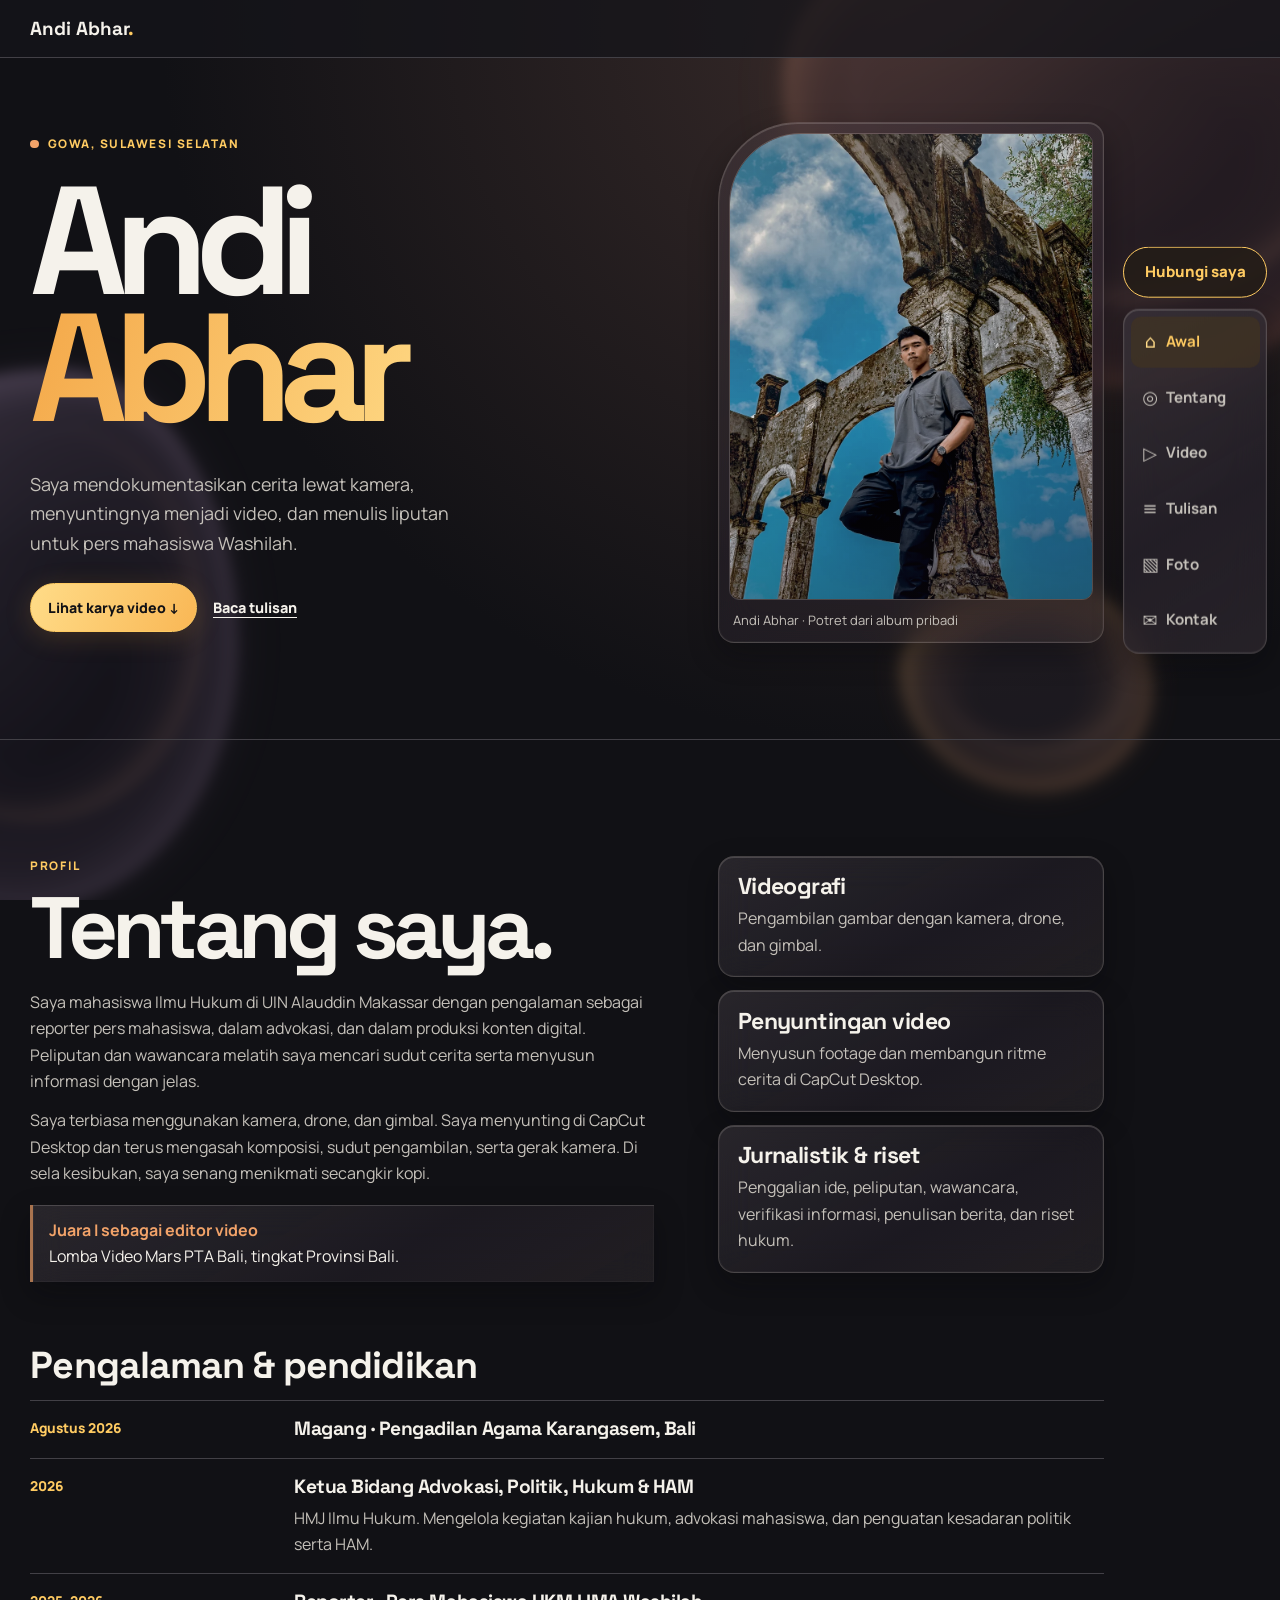
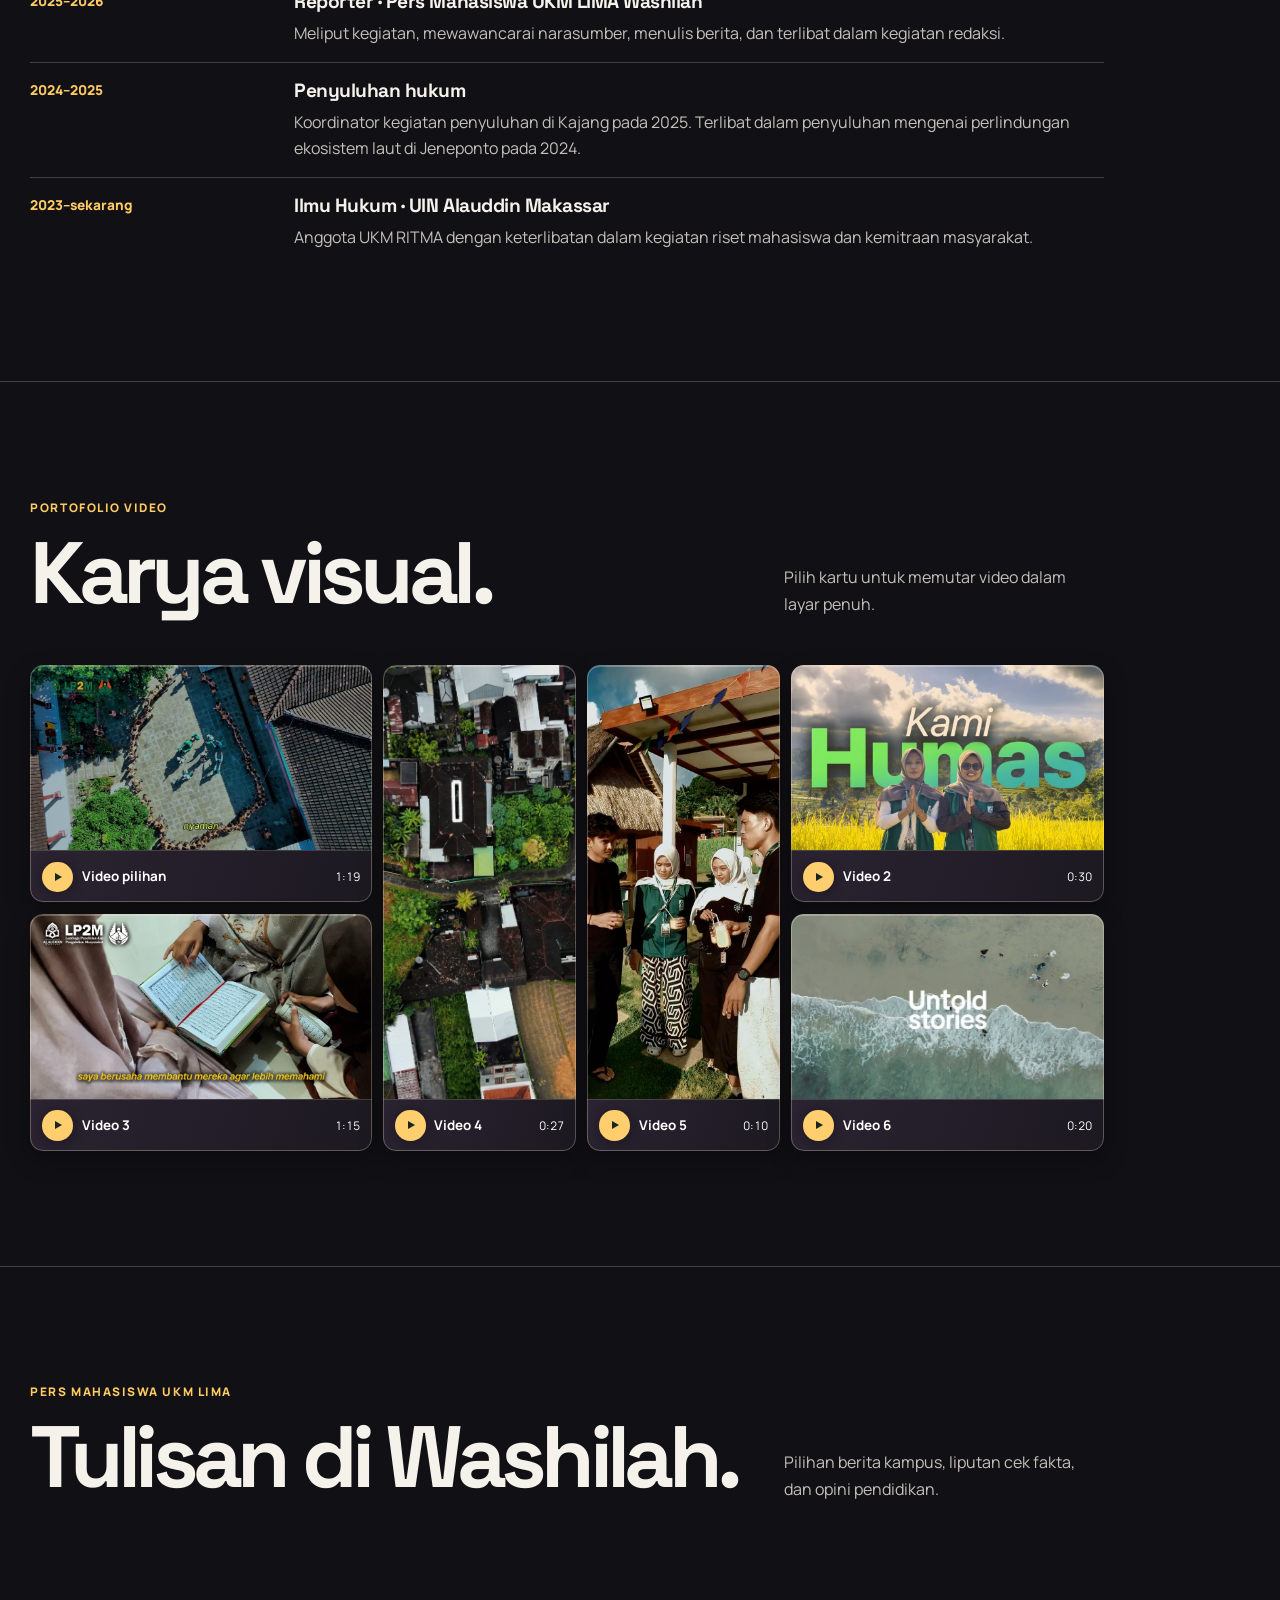
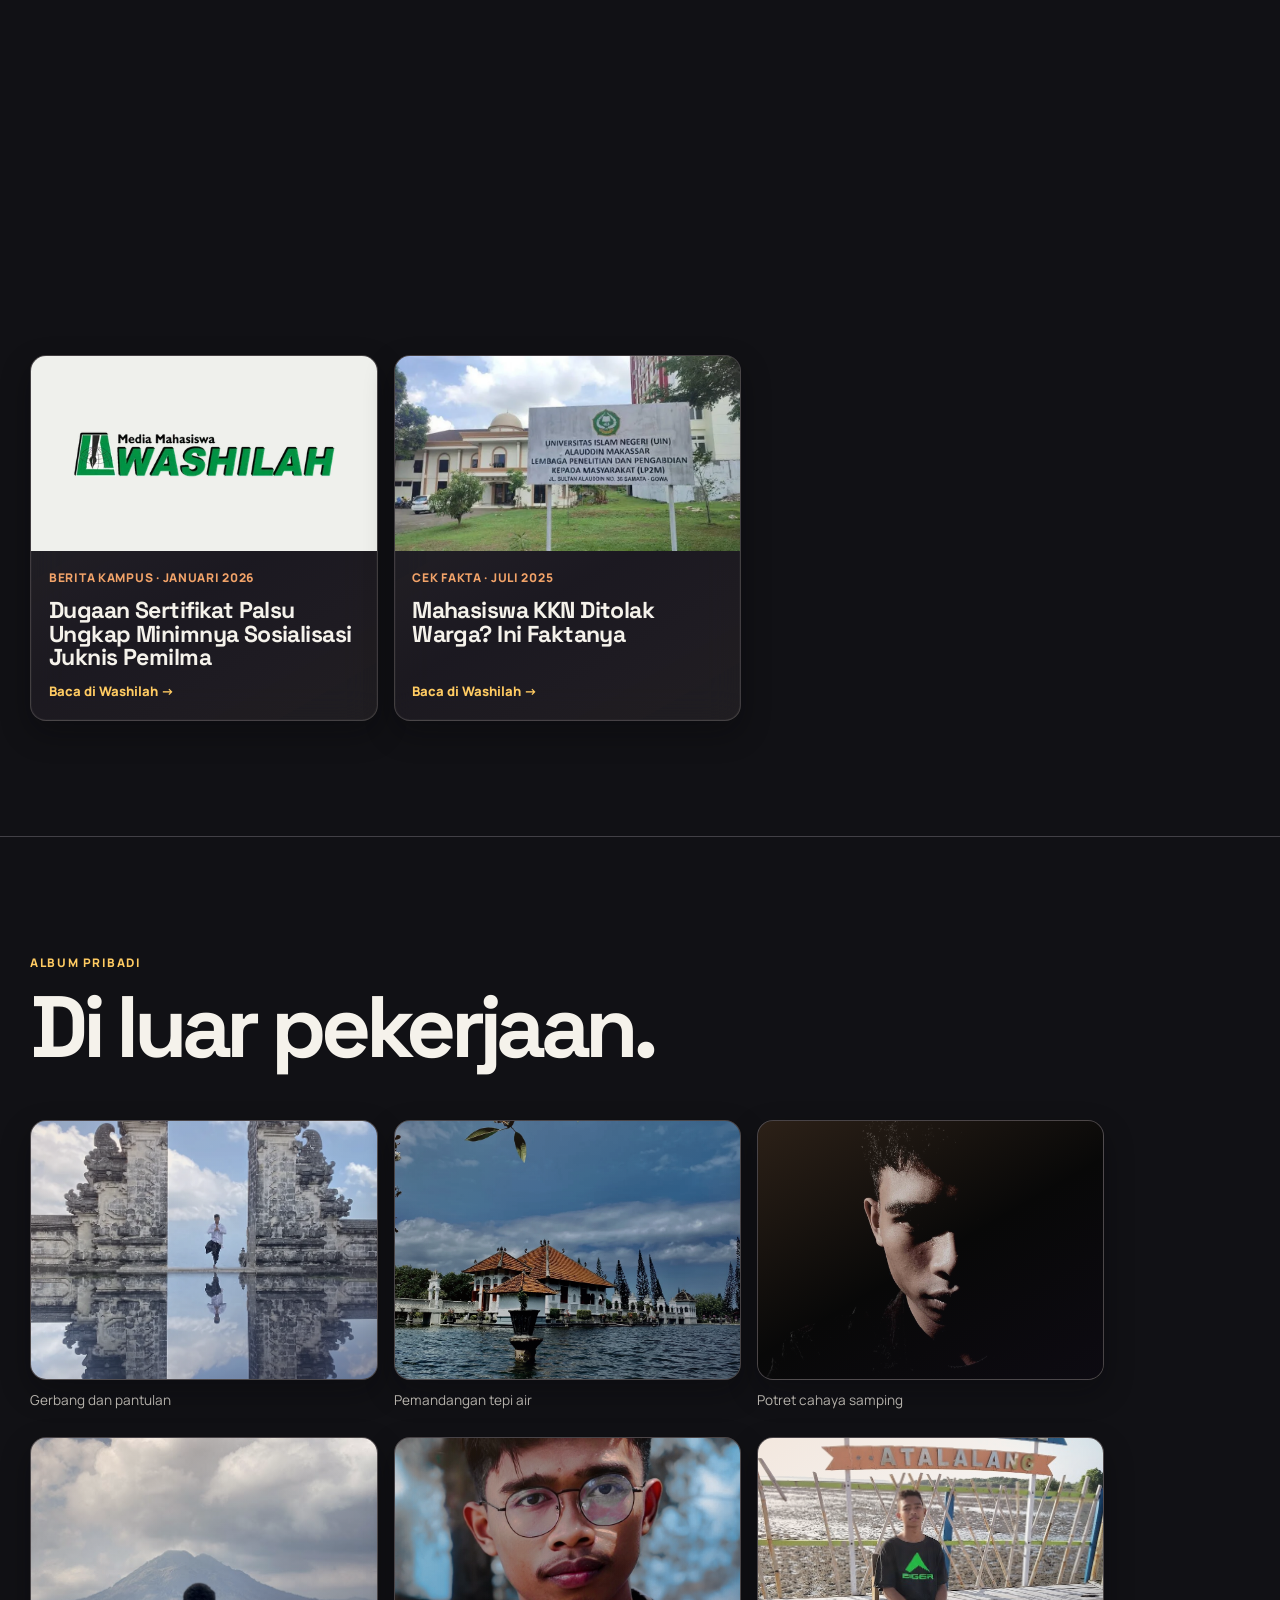
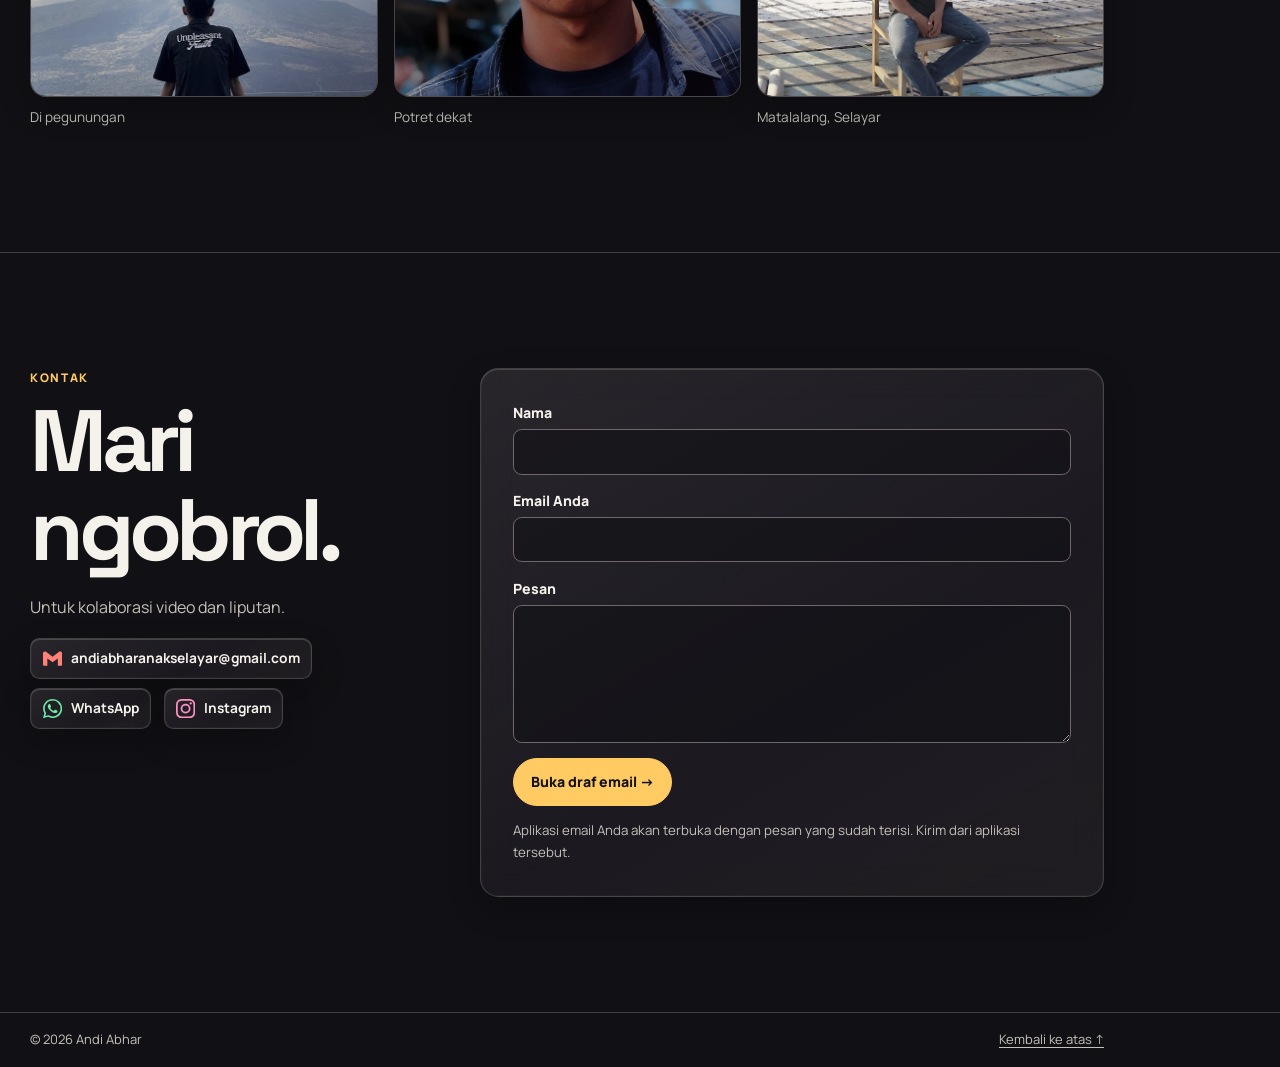
<file: portfolio/index.html>
<!doctype html>
<html lang="id">
<head>
<meta charset="utf-8">
<meta name="viewport" content="width=device-width, initial-scale=1">
<meta name="theme-color" content="#111115">
<meta name="description" content="Portofolio Andi Abhar, videografi, penyuntingan video, dan tulisan jurnalistik di Washilah.">
<title>Andi Abhar — Karya Visual &amp; Jurnalistik</title>
<link rel="preconnect" href="https://fonts.googleapis.com">
<link rel="preconnect" href="https://fonts.gstatic.com" crossorigin>
<link href="https://fonts.googleapis.com/css2?family=Manrope:wght@400;500;600;700;800&family=Space+Grotesk:wght@500;600;700&display=swap" rel="stylesheet">
<style>
:root{color-scheme:dark;--bg:#111115;--surface:#1b1b20;--ink:#f5f2eb;--muted:#c5c1ba;--line:#424046;--mint:#ffcb62;--warm:#f2a369;--accent-hover:#ffdc8d;--accent-soft:#372a18;--heading:"Space Grotesk",system-ui,sans-serif;--body:"Manrope",system-ui,sans-serif}
*{box-sizing:border-box}html{scroll-behavior:smooth}body{margin:0;color:var(--ink);background:var(--bg);font:1rem/1.65 var(--body)}h1,h2,h3,p,figure{margin:0}h1,h2,h3{font-family:var(--heading);line-height:1.03}h2{font-size:clamp(2.55rem,6.8vw,5.5rem);letter-spacing:-.065em}h3{font-size:clamp(1.15rem,1.8vw,1.45rem);letter-spacing:-.025em}a{color:inherit;text-underline-offset:.25em}a:focus-visible,button:focus-visible,input:focus-visible,textarea:focus-visible{outline:2px solid var(--mint);outline-offset:4px}img{display:block;width:100%}button,input,textarea{font:inherit}.wrap{width:min(1200px,calc(100% - 3rem));margin-inline:auto}.skip{position:fixed;top:-4rem;left:1rem;background:var(--mint);color:var(--bg);padding:.5rem 1rem;z-index:5}.skip:focus{top:.5rem}.muted{color:var(--muted)}.eyebrow{font-size:.74rem;letter-spacing:.13em;font-weight:800;text-transform:uppercase;color:var(--mint)}.section{padding-block:clamp(3.8rem,9vw,8rem);border-top:1px solid var(--line);overflow-x:clip}.section-head{display:flex;gap:1rem;justify-content:space-between;align-items:end;margin-bottom:clamp(1.5rem,4vw,3rem)}.section-head .eyebrow{margin-bottom:.65rem}.section-head>p{max-width:32ch}.top{padding-block:1rem;border-bottom:1px solid var(--line)}.nav{display:flex;align-items:center;justify-content:space-between;gap:1.1rem}.brand{font:700 1.18rem var(--heading);text-decoration:none;white-space:nowrap}.brand span{color:var(--mint)}nav{display:flex;gap:clamp(.7rem,3vw,1.85rem);flex-wrap:wrap}nav a{color:var(--muted);text-decoration:none;font-size:.86rem;font-weight:700}nav a:hover,.story:hover h3,.contact-links a:hover{color:var(--mint)}.pill{display:inline-flex;align-items:center;justify-content:center;gap:.8em;padding:.72rem 1.05rem;border:1px solid var(--mint);border-radius:999px;color:var(--bg);background:var(--mint);font-weight:800;text-decoration:none;font-size:.88rem;cursor:pointer}.pill:hover{background:var(--accent-hover);border-color:var(--accent-hover)}.pill.outline{background:transparent;color:var(--mint)}.pill.outline:hover{background:var(--accent-soft);border-color:var(--mint)}
.hero{display:grid;grid-template-columns:minmax(0,1.618fr) minmax(0,1fr);gap:clamp(1.4rem,5vw,5rem);align-items:center;padding-block:clamp(2rem,5vw,5.2rem) clamp(3rem,8vw,6rem)}.hero .eyebrow{display:flex;align-items:center;gap:.55rem}.hero .eyebrow::before{content:"";display:inline-block;width:.52rem;height:.52rem;background:var(--warm);border-radius:50%}.hero h1{font-size:clamp(4.1rem,12vw,10.25rem);line-height:.83;letter-spacing:-.09em;margin:.16em 0 .24em}.hero h1 span{display:block;color:var(--mint)}.hero-copy{max-width:41ch;color:var(--muted);font-size:clamp(.97rem,1.6vw,1.12rem)}.hero-links{display:flex;align-items:center;flex-wrap:wrap;gap:1rem;margin-top:1.55rem}.hero-links>a:not(.pill){font-size:.9rem;font-weight:800}.hero-photo{position:relative;padding:.6rem;border:1px solid var(--line);border-radius:5rem 1rem 1rem 1rem;background:var(--surface)}.hero-photo div{position:relative;overflow:hidden;border-radius:4.5rem .65rem .65rem .65rem;aspect-ratio: .78}.hero-photo img{height:100%;object-fit:cover;object-position:50% 61%;filter:saturate(.72) contrast(1.07) brightness(.94)}.hero-photo div::after,.photo-tile .frame::after{content:"";position:absolute;inset:0;pointer-events:none;background:linear-gradient(150deg,#e8a16829,transparent 52%,#160f235e)}.hero-photo figcaption{padding:.65rem .25rem .08rem;color:var(--muted);font-size:.81rem}
.about{display:grid;grid-template-columns:minmax(0,1.618fr) minmax(0,1fr);gap:clamp(1.4rem,5vw,4rem);align-items:start}.about h2{margin:.5rem 0 1rem}.about p+p{margin-top:.8rem}.skills{display:grid;gap:.8rem}.skill{background:var(--surface);border:1px solid var(--line);border-radius:1rem;padding:1.15rem}.skill p{margin-top:.4rem;color:var(--muted)}.award{margin-top:1.15rem;padding:.75rem 1rem;border-left:3px solid var(--warm);background:#34241f}.award strong{color:var(--warm)}
.work-grid{display:grid;grid-template-columns:repeat(3,minmax(0,1fr));gap:1rem}
.work-grid.vertical-work{grid-template-columns:repeat(2,minmax(0,1fr))}
.work-group+.work-group{margin-top:1.65rem}
.work-group h3{margin-bottom:.75rem;font-size:.82rem;text-transform:uppercase;letter-spacing:.11em;color:var(--muted)}
.work-card{min-width:0;overflow:hidden;background:var(--surface);border:1px solid var(--line);border-radius:1rem}
.work-caption{display:flex;justify-content:space-between;align-items:center;gap:.5rem;padding:.75rem .9rem}
.work-caption strong{font-family:var(--heading)}
.work-caption time{color:var(--muted);font-size:.84rem;font-variant-numeric:tabular-nums}
.cover{position:relative;display:block;width:100%;padding:0;aspect-ratio:16/9;background:#0d1013;border:0;border-bottom:1px solid var(--line);overflow:hidden;cursor:pointer}
.cover img{height:100%;object-fit:cover;transition:transform .35s}
.cover.vertical{aspect-ratio:16/10;background:radial-gradient(ellipse at center,#303747,#12151b 72%)}
.cover.vertical img{object-fit:contain}
.cover:hover img{transform:scale(1.035)}
.cover:focus-visible{outline-offset:-4px}
.play{position:absolute;right:.7rem;bottom:.7rem;display:grid;place-items:center;width:2.75rem;height:2.75rem;border-radius:50%;color:var(--bg);background:var(--mint);font-size:.9rem}
.stories{display:grid;grid-template-columns:repeat(3,minmax(0,1fr));gap:1rem}
.story{min-width:0;display:flex;flex-direction:column;overflow:hidden;background:var(--surface);border:1px solid var(--line);border-radius:1rem;text-decoration:none}
.story:hover{border-color:var(--mint)}
.story-thumb{width:100%;aspect-ratio:16/9;object-fit:cover;background:#11151a}
.story-thumb.publisher{object-fit:contain;padding:clamp(1.3rem,3vw,3.8rem);background:#eff0ec}
.story-content{display:flex;flex:1;flex-direction:column;align-items:start;gap:.68rem;padding:1.1rem}
.story .meta{font-size:.75rem;letter-spacing:.06em;color:var(--warm);font-weight:800}
.story .arrow{margin-top:auto;color:var(--mint);font-size:.82rem;font-weight:800}
.photo-layout{display:grid;grid-template-columns:repeat(3,minmax(0,1fr));gap:1rem}
.photo-tile{min-width:0}
.photo-tile .frame{position:relative;display:block;border:1px solid var(--line);border-radius:1rem;overflow:hidden;aspect-ratio:4/3}
.photo-tile img{height:100%;object-fit:cover;object-position:var(--focus,50% 54%);filter:saturate(.74) contrast(1.05) brightness(.96)}
.photo-tile img.dark-portrait{filter:brightness(1.4) contrast(.94) saturate(.8)}
.photo-tile figcaption{padding:.55rem 0;color:var(--muted);font-size:.85rem}
.contact{display:grid;grid-template-columns:minmax(0,1fr) minmax(0,1.618fr);gap:clamp(1.5rem,5vw,5rem)}.contact h2{margin:.5rem 0 1.15rem}.contact-links a{font-weight:700}.form{display:grid;gap:.9rem;padding:clamp(1rem,3vw,2rem);border:1px solid var(--line);border-radius:1.15rem;background:var(--surface)}.form label{display:grid;gap:.3rem;font-size:.88rem;font-weight:800}.form input,.form textarea{width:100%;color:var(--ink);border:1px solid #71666b;border-radius:.55rem;background:#15151a;padding:.63rem .74rem}.form textarea{resize:vertical;min-height:7rem}.form .pill{justify-self:start}.form p{font-size:.83rem;color:var(--muted)}footer{border-top:1px solid var(--line)}footer .wrap{display:flex;justify-content:space-between;gap:1rem;padding-block:1rem;color:var(--muted);font-size:.81rem}
dialog{border:0;margin:0;padding:0;inset:0;width:100%;height:100%;max-width:none;max-height:none;background:#080808;color:white}dialog::backdrop{background:#080808}.stage{position:relative;width:100%;height:100%;background:#080808}.stage video{width:100%;height:100%;object-fit:contain;display:block}.stage .tools{position:absolute;top:max(.8rem,env(safe-area-inset-top));right:max(.8rem,env(safe-area-inset-right));display:flex;gap:.45rem}.tools button{background:#17171bee;color:white;border:1px solid #a6a6a6;border-radius:.5rem;padding:.45rem .75rem;cursor:pointer}
@media(max-width:900px){.stories{grid-template-columns:repeat(2,minmax(0,1fr))}}
@media(max-width:720px){.wrap{width:calc(100% - 2rem)}.nav{flex-wrap:wrap;justify-content:space-between}.nav nav{order:3;flex-basis:100%}.hero,.about,.contact{grid-template-columns:1fr}.hero h1{font-size:clamp(4rem,16vw,7rem)}.hero-photo{width:min(100%,24rem)}.section-head{display:block}.section-head>p{margin-top:.7rem}.work-grid{grid-template-columns:1fr}.photo-layout{grid-template-columns:repeat(2,minmax(0,1fr))}}
@media(max-width:480px){.work-grid.vertical-work,.stories{grid-template-columns:1fr}.play{width:2.2rem;height:2.2rem}.photo-layout{gap:.65rem}.photo-tile figcaption{font-size:.75rem}.pill{padding:.62rem .85rem}}
@media(max-width:350px){.photo-layout{grid-template-columns:1fr}}

[data-reveal]{opacity:1}.enter{animation:enter .65s both cubic-bezier(.22,.61,.36,1)}.hero-photo.enter{animation-delay:.12s}.reveal-ready [data-reveal]:not(.seen){opacity:0;transform:translateY(20px)}.reveal-ready [data-reveal]{transition:opacity .55s,transform .55s}.reveal-ready [data-reveal].seen{opacity:1;transform:none}.tilt{transition:transform .18s ease-out}
@keyframes enter{from{opacity:0;transform:translateY(20px)}to{opacity:1;transform:none}}
@media(prefers-reduced-motion:reduce){html{scroll-behavior:auto}.enter{animation:none}.reveal-ready [data-reveal]{transition:none;transform:none!important;opacity:1!important}.tilt,.cover img{transition:none}}
.video-collage {
  display: grid;
  grid-template-columns: 2.12fr 1fr 1fr 1.8fr;
  grid-template-rows: repeat(2, minmax(0, 1fr));
  grid-template-areas: "a d e b" "c d e f";
  aspect-ratio: 3.05;
  gap: .7rem;
}
.video-collage [data-tile="a"] { grid-area: a; }
.video-collage [data-tile="b"] { grid-area: b; }
.video-collage [data-tile="c"] { grid-area: c; }
.video-collage [data-tile="d"] { grid-area: d; }
.video-collage [data-tile="e"] { grid-area: e; }
.video-collage [data-tile="f"] { grid-area: f; }
.collage-video {
  position: relative;
  display: grid;
  isolation: isolate;
  min-width: 0;
  min-height: 0;
  padding: 0;
  overflow: hidden;
  border: 0;
  border-radius: .8rem;
  background: #16191d;
  color: white;
  font: inherit;
  text-align: left;
  cursor: pointer;
}
.collage-video img {
  position: absolute;
  z-index: -2;
  width: 100%;
  height: 100%;
  object-fit: cover;
  object-position: center 48%;
  transition: transform .3s ease;
}
.collage-video::after {
  content: "";
  position: absolute;
  z-index: -1;
  inset: 30% 0 0;
  pointer-events: none;
  background: linear-gradient(transparent, #06090bd9);
}
.collage-video:hover img { transform: scale(1.035); }
.collage-video:focus-visible { outline: 2px solid var(--mint, var(--green)); outline-offset: -4px; }
.collage-caption {
  display: flex;
  align-self: end;
  align-items: center;
  gap: .55rem;
  width: 100%;
  padding: .64rem .72rem;
  min-width: 0;
}
.collage-caption strong { min-width: 0; font-size: clamp(.75rem, 1.05vw, .97rem); line-height: 1.15; }
.collage-caption time { font-size: .74rem; color: #fff; margin-left: auto; font-variant-numeric: tabular-nums; }
.collage-play {
  display: grid;
  flex: 0 0 auto;
  place-items: center;
  padding-left: .09em;
  width: 1.85rem;
  height: 1.85rem;
  color: #182622;
  background: #ffce6e;
  border-radius: 50%;
  font-size: .72rem;
}
.platform-links {
  display: flex;
  flex-wrap: wrap;
  align-items: start;
  gap: .55rem .8rem;
  margin-top: 1.1rem;
}
.platform-links a {
  display: inline-flex;
  align-items: center;
  min-width: 0;
  max-width: 100%;
  gap: .55rem;
  padding: .52rem .7rem;
  border: 1px solid var(--line);
  border-radius: .6rem;
  text-decoration: none;
  font-size: .86rem;
  font-weight: 700;
  overflow-wrap: anywhere;
}
.platform-links a:hover { border-color: var(--mint, var(--green)); }
.platform-logo { flex: 0 0 auto; width: 1.2rem; height: 1.2rem; }
@media (max-width: 920px) {
  .video-collage {
    grid-template-columns: repeat(2,minmax(0,1fr));
    grid-template-areas: "a a" "d e" "b c" "f f";
    grid-template-rows: auto;
    aspect-ratio: auto;
  }
  .collage-video { aspect-ratio: 16/9; }
  .collage-video.is-portrait { aspect-ratio: 9/16; }
  .collage-caption strong { font-size: .9rem; }
}
@media (max-width: 400px) {
  .video-collage { gap: .5rem; }
  .collage-caption { gap: .28rem; padding: .48rem; }
  .collage-caption strong,.collage-caption time { font-size: .72rem; }
  .collage-play { width: 1.45rem; height: 1.45rem; font-size: .61rem; }
}
@media (prefers-reduced-motion: reduce) {
  .collage-video img { transition: none; }
}

.profile-details { margin-top: clamp(2rem, 5vw, 4rem); }
.profile-details > h3 { margin-bottom: 1rem; font-size: clamp(1.55rem, 3vw, 2.35rem); }
.profile-timeline { list-style: none; margin: 0; padding: 0; }
.profile-timeline li {
  display: grid;
  grid-template-columns: minmax(8rem, .3fr) minmax(0, 1fr);
  gap: .45rem 1.3rem;
  padding: 1rem 0;
  border-top: 1px solid var(--line);
}
.profile-timeline time, .profile-timeline .date { color: var(--mint); font-size: .85rem; font-weight: 800; }
.profile-timeline h3 { font-size: clamp(1rem, 1.6vw, 1.2rem); line-height: 1.3; }
.profile-timeline p { margin-top: .28rem; color: var(--muted); }
@media(max-width: 540px) { .profile-timeline li { grid-template-columns: minmax(0, 1fr); } }

/* Light drifts behind the page independently of the foreground content. */
body { isolation: isolate; }
.ambient {
  position: fixed;
  inset: 0;
  z-index: -1;
  overflow: hidden;
  pointer-events: none;
  background: radial-gradient(ellipse at 70% 2%, #372a29 0, transparent 58%), #111115;
}
/* Two irregular edges move on different axes for a slow, flowing outline. */
.ambient span {
  position: absolute;
  width: clamp(18rem, 68vmin, 54rem);
  height: clamp(17rem, 57vmin, 43rem);
  color: #b37c62;
  opacity: .54;
  border-radius: 62% 38% 45% 55% / 40% 51% 49% 60%;
  background:
    radial-gradient(ellipse at 30% 18%, #e1a5802e, transparent 55%),
    radial-gradient(ellipse at 58% 55%, #231a24 20%, #4a3234 75%);
  box-shadow: inset 15px 16px 36px #d999735c, inset -15px -9px 31px #c4714e45, 0 0 55px #ae64422b;
  filter: blur(7px);
  animation: liquid-flow 17s ease-in-out infinite alternate;
}
.ambient span::after {
  content: "";
  position: absolute;
  inset: 10% 7% 16% 11%;
  border-radius: inherit;
  box-shadow: inset 9px 8px 32px #0b080e80, inset -10px -10px 25px #d5936a42;
  mix-blend-mode: screen;
}
.ambient span:first-child { top: -14%; right: -9%; }
.ambient span:nth-child(2) {
  top: 41%; left: -18%;
  width: clamp(15rem, 52vmin, 42rem);
  height: clamp(17rem, 60vmin, 46rem);
  background:
    radial-gradient(ellipse at 28% 23%, #9986aa45, transparent 55%),
    radial-gradient(ellipse at 54% 53%, #18151f 25%, #423749 79%);
  box-shadow: inset 14px 18px 35px #b69bc16b, inset -17px -12px 36px #71607966, 0 0 50px #76588330;
  animation-duration: 21s;
  animation-delay: -9s;
}
.ambient span:nth-child(3) {
  right: 10%; top: 65%;
  width: clamp(10rem, 28vmin, 24rem);
  height: clamp(9rem, 23vmin, 20rem);
  background: radial-gradient(ellipse at center, #252028 30%, #6c4e3d);
  box-shadow: inset 9px 12px 24px #d2a66266, inset -9px -9px 21px #9c6d4a63, 0 0 31px #cf8c4830;
  animation-duration: 14s;
  animation-delay: -6s;
}
@keyframes liquid-flow {
  0%   { transform: translate3d(-16%, -8%, 0) rotate(-17deg) scale(.91, .9); border-radius: 62% 38% 45% 55% / 40% 51% 49% 60%; }
  32%  { transform: translate3d(-35%, 23%, 0) rotate(11deg) scale(1.18, .91); border-radius: 38% 62% 39% 61% / 58% 39% 61% 42%; }
  68%  { transform: translate3d(2%, 33%, 0) rotate(36deg) scale(.91, 1.13); border-radius: 58% 42% 62% 38% / 36% 58% 42% 64%; }
  100% { transform: translate3d(15%, 2%, 0) rotate(3deg) scale(1.14, .97); border-radius: 45% 55% 38% 62% / 58% 35% 65% 42%; }
}
.top { background: #15151abf; }
.hero h1 span {
  color: var(--mint);
  background: linear-gradient(112deg, #f4a849, #ffdc88 72%, #ffe6aa);
  background-clip: text;
  -webkit-text-fill-color: transparent;
}
.hero .pill:not(.outline) {
  background: linear-gradient(112deg, #ffdc88, #f9b755);
  box-shadow: 0 5px 26px #cf8e3b38;
}
.hero .pill:hover { box-shadow: 0 5px 32px #eaad5859; }
.hero-photo { background: #211c21; border-color: #655247; box-shadow: 0 22px 65px #0006; }
.hero-photo img { filter: saturate(.67) contrast(1.05) brightness(.91); }
.section-dock {
  position: fixed;
  z-index: 4;
  right: max(.65rem, calc((100vw - 1430px) / 2));
  top: 50%;
  transform: translateY(-50%);
  display: grid;
  gap: .19rem;
  padding: .36rem;
  border: 1px solid #655a504d;
  border-radius: 1rem;
  background: #1a191eee;
  box-shadow: 0 12px 34px #0004;
  backdrop-filter: blur(12px);
}
.section-dock a {
  display: grid;
  grid-template-columns: 1.2rem auto;
  align-items: center;
  gap: .37rem;
  padding: .43rem .46rem;
  min-height: 2.16rem;
  border-radius: .62rem;
  color: var(--muted);
  white-space: nowrap;
  font-size: .73rem;
  transition: background-color .2s, color .2s;
}
.dock-icon { text-align: center; font: 1.12rem/1 system-ui, sans-serif; }
.section-dock a:hover,
.section-dock a[aria-current] { color: var(--mint); background: #43341f9e; }
.section-dock a[aria-current] .dock-icon { color: #ffdb88; }
@media (min-width: 921px) {
  .wrap { width: min(1200px, calc(100% - 9rem)); margin-left: max(1.5rem, calc((100% - 1390px) / 2)); margin-right: auto; }
}
@media (max-width: 920px) {
  body { padding-bottom: 4.2rem; }
  .section-dock {
    top: auto;
    left: 50%;
    right: auto;
    bottom: max(.55rem, env(safe-area-inset-bottom));
    transform: translateX(-50%);
    grid-template-columns: repeat(6, minmax(0,1fr));
    width: min(23rem, calc(100% - .9rem));
    gap: .15rem;
  }
  .section-dock a {
    grid-template-columns: 1fr;
    justify-items: center;
    gap: .15rem;
    padding: .29rem .08rem;
    font-size: .63rem;
  }
  .dock-icon { font-size: 1rem; }
}
@media (prefers-reduced-motion: reduce) {
  .ambient span { animation: none; }
  .section-dock a { transition: none; }
}

/* Keep the base tone dark so text stays readable as light moves behind it. */
.hero-photo, .skill, .story, .form, .award, .section-dock, .platform-links a, .photo-tile .frame {
  border-color: #fff0e529;
  background: linear-gradient(150deg, #fff4ed15, #e9d4f407 59%, #f1d4ba0d), #211e25eb;
  box-shadow: inset 0 1px 0 #fff6ef23, inset 0 0 0 1px #ffffff08, 0 12px 30px #06050a55;
}
@supports ((backdrop-filter: blur(1px)) or (-webkit-backdrop-filter: blur(1px))) {
  .hero-photo, .skill, .story, .form, .award, .section-dock, .platform-links a, .photo-tile .frame {
    background-color: #201c2459;
    -webkit-backdrop-filter: blur(17px) saturate(145%);
    backdrop-filter: blur(17px) saturate(145%);
  }
  .section-dock { background-color: #201c24bb; }
}
.hero-photo > div, .photo-tile .frame { border: 1px solid #fff0e532; }
.story:hover, .platform-links a:hover { border-color: #ffcb6296; }
.award { border-left-color: #f2a369a8; }
.form input, .form textarea { background-color: #10101495; }
.collage-video { box-shadow: 0 9px 23px #0005; }
.collage-video::before {
  content: "";
  position: absolute;
  z-index: 1;
  inset: 0;
  border: 1px solid #ffeadd4a;
  border-radius: inherit;
  box-shadow: inset 0 1px 0 #fff1e642;
  pointer-events: none;
}

/* Thumbnail and playback details occupy separate rows within each card. */
.collage-video {
  grid-template-rows: minmax(0, 1fr) auto;
  align-items: stretch;
  background: #201b24;
}
.collage-video::after { content: none; }
.collage-thumb { position: relative; display: block; min-height: 0; min-width: 0; overflow: hidden; }
.collage-video .collage-thumb img { inset: 0; z-index: auto; }
.collage-caption {
  position: relative;
  align-self: stretch;
  min-height: 3.25rem;
  padding: .65rem .75rem;
  border-top: 1px solid #ffefda29;
  background: linear-gradient(110deg, #2b2331, #1c1921);
}
.collage-caption strong, .collage-caption time { opacity: 1; }
.collage-play {
  width: 1.9rem;
  height: 1.9rem;
  padding: 0;
  box-shadow: 0 2px 12px #0b090e5e;
}
.collage-play::before {
  content: "";
  width: 0;
  height: 0;
  margin-left: 2px;
  border-left: .47rem solid currentColor;
  border-top: .31rem solid transparent;
  border-bottom: .31rem solid transparent;
}
.nav-stack { display: contents; }
.skip { z-index: 7; }
@media (min-width: 921px) {
  .wrap {
    width: min(1420px, calc(100% - 12.9rem));
    margin-left: auto;
    margin-right: max(11rem, calc((100% - 1578px) / 2 + 11rem));
  }
  .nav-stack {
    position: fixed;
    top: 50%;
    right: max(.8rem, calc((100vw - 1578px) / 2 + .8rem));
    z-index: 5;
    transform: translateY(-50%);
    display: grid;
    gap: .7rem;
    width: 9rem;
  }
  .section-dock {
    position: static;
    transform: none;
    width: 100%;
    padding: .4rem;
    gap: .28rem;
  }
  .section-dock a {
    min-height: 3.2rem;
    padding-inline: .62rem;
    font-size: .94rem;
  }
  .nav-stack .header-contact {
    width: 100%;
    min-height: 3.2rem;
    padding: .5rem .3rem;
    font-size: .94rem;
    background: #241d17d9;
    white-space: nowrap;
  }
  .nav-stack .header-contact:hover { background: var(--accent-soft); }
  .video-collage {
    grid-template-columns: 2fr 1.13fr 1.13fr 1.83fr;
    aspect-ratio: 2.21;
    min-height: 28rem;
  }
}
@media (max-width: 920px) {
  .collage-video, .collage-video.is-portrait {
    display: flex;
    flex-direction: column;
    aspect-ratio: auto;
  }
  .collage-thumb { width: 100%; }
  .collage-video .collage-thumb img {
    position: static;
    display: block;
    height: auto;
  }
}
@media (max-width: 720px) {
  .video-collage {
    grid-template-columns: minmax(0, 1fr);
    grid-template-areas: "a" "b" "c" "d" "e" "f";
    gap: .85rem;
  }
}
</style>
</head>
<body id="atas">
<div class="ambient" aria-hidden="true"><span></span><span></span><span></span></div>
<a class="skip" href="#konten">Lewati ke konten</a>
<header class="top"><div class="wrap nav">
<a class="brand" href="#atas">Andi Abhar<span>.</span></a>
<div class="nav-stack">
<a class="pill outline header-contact" href="#kontak">Hubungi saya</a>
<nav class="section-dock" aria-label="Navigasi utama">
<a href="#atas" aria-current="location"><span class="dock-icon" aria-hidden="true">⌂</span><span>Awal</span></a>
<a href="#tentang"><span class="dock-icon" aria-hidden="true">◎</span><span>Tentang</span></a>
<a href="#karya"><span class="dock-icon" aria-hidden="true">▷</span><span>Video</span></a>
<a href="#washilah"><span class="dock-icon" aria-hidden="true">≡</span><span>Tulisan</span></a>
<a href="#galeri"><span class="dock-icon" aria-hidden="true">▧</span><span>Foto</span></a>
<a href="#kontak"><span class="dock-icon" aria-hidden="true">✉</span><span>Kontak</span></a>
</nav></div>
</div></header>
<main id="konten">
<section class="hero wrap" aria-label="Profil Andi Abhar">
<div class="enter"><p class="eyebrow">Gowa, Sulawesi Selatan</p><h1>Andi <span>Abhar</span></h1><p class="hero-copy">Saya mendokumentasikan cerita lewat kamera, menyuntingnya menjadi video, dan menulis liputan untuk pers mahasiswa Washilah.</p><div class="hero-links"><a class="pill" href="#karya">Lihat karya video ↓</a><a href="#washilah">Baca tulisan</a></div></div>
<figure class="hero-photo enter"><div><img src="abhar-arches.webp" alt="Andi Abhar berdiri di bawah lengkungan batu" fetchpriority="high" width="900" height="1600"></div><figcaption>Andi Abhar · Potret dari album pribadi</figcaption></figure>
</section>
<section class="section" id="tentang"><div class="wrap about">
<div data-reveal><p class="eyebrow">Profil</p><h2>Tentang saya.</h2><p class="muted">Saya mahasiswa Ilmu Hukum di UIN Alauddin Makassar dengan pengalaman sebagai reporter pers mahasiswa, dalam advokasi, dan dalam produksi konten digital. Peliputan dan wawancara melatih saya mencari sudut cerita serta menyusun informasi dengan jelas.</p><p class="muted">Saya terbiasa menggunakan kamera, drone, dan gimbal. Saya menyunting di CapCut Desktop dan terus mengasah komposisi, sudut pengambilan, serta gerak kamera. Di sela kesibukan, saya senang menikmati secangkir kopi.</p><div class="award"><strong>Juara I sebagai editor video</strong><br>Lomba Video Mars PTA Bali, tingkat Provinsi Bali.</div></div>
<div class="skills" data-reveal><article class="skill"><h3>Videografi</h3><p>Pengambilan gambar dengan kamera, drone, dan gimbal.</p></article><article class="skill"><h3>Penyuntingan video</h3><p>Menyusun footage dan membangun ritme cerita di CapCut Desktop.</p></article><article class="skill"><h3>Jurnalistik &amp; riset</h3><p>Penggalian ide, peliputan, wawancara, verifikasi informasi, penulisan berita, dan riset hukum.</p></article></div>
</div>
<div class="wrap profile-details" id="pengalaman" data-reveal>
<h3>Pengalaman &amp; pendidikan</h3>
<ul class="profile-timeline">
<li><time datetime="2026-08">Agustus 2026</time><div><h3>Magang · Pengadilan Agama Karangasem, Bali</h3></div></li>
<li><time datetime="2026">2026</time><div><h3>Ketua Bidang Advokasi, Politik, Hukum &amp; HAM</h3><p>HMJ Ilmu Hukum. Mengelola kegiatan kajian hukum, advokasi mahasiswa, dan penguatan kesadaran politik serta HAM.</p></div></li>
<li><span class="date">2025–2026</span><div><h3>Reporter · Pers Mahasiswa UKM LIMA Washilah</h3><p>Meliput kegiatan, mewawancarai narasumber, menulis berita, dan terlibat dalam kegiatan redaksi.</p></div></li>
<li><span class="date">2024–2025</span><div><h3>Penyuluhan hukum</h3><p>Koordinator kegiatan penyuluhan di Kajang pada 2025. Terlibat dalam penyuluhan mengenai perlindungan ekosistem laut di Jeneponto pada 2024.</p></div></li>
<li><span class="date">2023–sekarang</span><div><h3>Ilmu Hukum · UIN Alauddin Makassar</h3><p>Anggota UKM RITMA dengan keterlibatan dalam kegiatan riset mahasiswa dan kemitraan masyarakat.</p></div></li>
</ul>
</div></section>
<section class="section" id="karya"><div class="wrap"><div class="section-head"><div><p class="eyebrow">Portofolio video</p><h2>Karya visual.</h2></div><p class="muted">Pilih kartu untuk memutar video dalam layar penuh.</p></div><div class="video-collage">
<button type="button" class="collage-video" data-tile="a" data-video="/reel-1.mp4" aria-label="Putar video pilihan"><span class="collage-thumb"><img src="/reel-1.jpg" alt="" width="1920" height="1080"></span><span class="collage-caption"><span class="collage-play" aria-hidden="true"></span><strong>Video pilihan</strong><time datetime="PT1M19S">1:19</time></span></button>
<button type="button" class="collage-video" data-tile="b" data-video="/reel-2.mp4" aria-label="Putar video 2"><span class="collage-thumb"><img src="/reel-2.jpg" alt="" width="1920" height="1080"></span><span class="collage-caption"><span class="collage-play" aria-hidden="true"></span><strong>Video 2</strong><time datetime="PT30S">0:30</time></span></button>
<button type="button" class="collage-video" data-tile="c" data-video="/reel-3.mp4" aria-label="Putar video 3"><span class="collage-thumb"><img src="/reel-3.jpg" alt="" width="1920" height="1080"></span><span class="collage-caption"><span class="collage-play" aria-hidden="true"></span><strong>Video 3</strong><time datetime="PT1M15S">1:15</time></span></button>
<button type="button" class="collage-video is-portrait" data-tile="d" data-video="/reel-4.mp4" aria-label="Putar video 4"><span class="collage-thumb"><img src="/reel-4.jpg" alt="" width="1080" height="1920"></span><span class="collage-caption"><span class="collage-play" aria-hidden="true"></span><strong>Video 4</strong><time datetime="PT27S">0:27</time></span></button>
<button type="button" class="collage-video is-portrait" data-tile="e" data-video="/reel-5.mp4" aria-label="Putar video 5"><span class="collage-thumb"><img src="/reel-5.jpg" alt="" width="720" height="1280"></span><span class="collage-caption"><span class="collage-play" aria-hidden="true"></span><strong>Video 5</strong><time datetime="PT10S">0:10</time></span></button>
<button type="button" class="collage-video" data-tile="f" data-video="/reel-6.mp4" aria-label="Putar video 6"><span class="collage-thumb"><img src="/reel-6.jpg" alt="" width="720" height="405"></span><span class="collage-caption"><span class="collage-play" aria-hidden="true"></span><strong>Video 6</strong><time datetime="PT20S">0:20</time></span></button>
</div>
</div></section>
<section class="section" id="washilah"><div class="wrap"><div class="section-head"><div><p class="eyebrow">Pers Mahasiswa UKM LIMA</p><h2>Tulisan di Washilah.</h2></div><p class="muted">Pilihan berita kampus, liputan cek fakta, dan opini pendidikan.</p></div><div class="stories">
<a class="story" data-reveal href="https://washilah.com/2026/05/mengurai-benang-kusut-pendidikan-nasional-di-tengah-berbagai-janji-perubahan/"><img class="story-thumb" src="washilah-1.webp" alt="" loading="lazy"><div class="story-content"><span class="meta">OPINI · MEI 2026</span><h3>Mengurai Benang Kusut Pendidikan Nasional di Tengah Berbagai Janji Perubahan</h3><span class="arrow">Baca di Washilah →</span></div></a>
<a class="story" data-reveal href="https://washilah.com/2026/01/jurusan-ilmu-hukum-fsh-uin-alauddin-resmi-raih-akreditasi-unggul/"><img class="story-thumb" src="washilah-2.webp" alt="" loading="lazy"><div class="story-content"><span class="meta">BERITA KAMPUS · JANUARI 2026</span><h3>Jurusan Ilmu Hukum FSH UIN Alauddin Resmi Raih Akreditasi Unggul</h3><span class="arrow">Baca di Washilah →</span></div></a>
<a class="story" data-reveal href="https://washilah.com/2026/01/lpp-u-ungkap-dugaan-sertifikat-palsu-bakal-calon-presiden-mahasiswa/"><img class="story-thumb" src="washilah-3.webp" alt="" loading="lazy"><div class="story-content"><span class="meta">BERITA KAMPUS · JANUARI 2026</span><h3>LPP-U Ungkap Dugaan Sertifikat Palsu Bakal Calon Presiden Mahasiswa</h3><span class="arrow">Baca di Washilah →</span></div></a>
<a class="story" data-reveal href="https://washilah.com/2026/01/dugaan-sertifikat-palsu-ungkap-minimnya-sosialisasi-juknis-pemilma/"><img class="story-thumb publisher" src="washilah-4.webp" alt="Logo Washilah" loading="lazy"><div class="story-content"><span class="meta">BERITA KAMPUS · JANUARI 2026</span><h3>Dugaan Sertifikat Palsu Ungkap Minimnya Sosialisasi Juknis Pemilma</h3><span class="arrow">Baca di Washilah →</span></div></a>
<a class="story" data-reveal href="https://washilah.com/2025/07/mahasiswa-kkn-ditolak-warga-ini-faktanya/"><img class="story-thumb" src="washilah-5.webp" alt="" loading="lazy"><div class="story-content"><span class="meta">CEK FAKTA · JULI 2025</span><h3>Mahasiswa KKN Ditolak Warga? Ini Faktanya</h3><span class="arrow">Baca di Washilah →</span></div></a>
</div></div></section>
<section class="section" id="galeri"><div class="wrap"><div class="section-head"><div><p class="eyebrow">Album pribadi</p><h2>Di luar pekerjaan.</h2></div></div><div class="photo-layout">
<figure class="photo-tile" data-reveal><a class="frame tilt" href="abhar-reflection.webp" target="_blank" rel="noopener" aria-label="Lihat foto: Gerbang dan pantulan" style="--focus:50% 47%"><img src="abhar-reflection.webp" alt="Gerbang batu dan pantulannya di bawah langit biru" class="" loading="lazy"></a><figcaption>Gerbang dan pantulan</figcaption></figure>
<figure class="photo-tile" data-reveal><a class="frame tilt" href="abhar-water.webp" target="_blank" rel="noopener" aria-label="Lihat foto: Pemandangan tepi air" style="--focus:50% 48%"><img src="abhar-water.webp" alt="Bangunan beratap merah di tepi air" class="" loading="lazy"></a><figcaption>Pemandangan tepi air</figcaption></figure>
<figure class="photo-tile" data-reveal><a class="frame tilt" href="galeri-google-1.jpg" target="_blank" rel="noopener" aria-label="Lihat foto: Potret cahaya samping" style="--focus:50% 62%"><img src="galeri-google-1.jpg" alt="Potret Andi Abhar dengan pencahayaan dari samping" class="dark-portrait" loading="lazy"></a><figcaption>Potret cahaya samping</figcaption></figure>
<figure class="photo-tile" data-reveal><a class="frame tilt" href="galeri-google-2.jpg" target="_blank" rel="noopener" aria-label="Lihat foto: Di pegunungan" style="--focus:50% 65%"><img src="galeri-google-2.jpg" alt="Andi Abhar menghadap pegunungan" class="" loading="lazy"></a><figcaption>Di pegunungan</figcaption></figure>
<figure class="photo-tile" data-reveal><a class="frame tilt" href="galeri-google-3.jpg" target="_blank" rel="noopener" aria-label="Lihat foto: Potret dekat" style="--focus:57% 49%"><img src="galeri-google-3.jpg" alt="Potret dekat Andi Abhar berkacamata" class="" loading="lazy"></a><figcaption>Potret dekat</figcaption></figure>
<figure class="photo-tile" data-reveal><a class="frame tilt" href="galeri-google-4.jpg" target="_blank" rel="noopener" aria-label="Lihat foto: Matalalang, Selayar" style="--focus:50% 63%"><img src="galeri-google-4.jpg" alt="Andi Abhar duduk di Hutan Mangrove Matalalang" class="" loading="lazy"></a><figcaption>Matalalang, Selayar</figcaption></figure>
</div></div></section>
<section class="section" id="kontak"><div class="wrap contact">
<div><p class="eyebrow">Kontak</p><h2>Mari ngobrol.</h2><p class="muted">Untuk kolaborasi video dan liputan.</p><div class="contact-links platform-links"><a href="mailto:andiabharanakselayar@gmail.com"><svg class="platform-logo" viewBox="0 0 24 24" aria-hidden="true" focusable="false" fill="#ff8278"><path d="M24 5.457v13.909c0 .904-.732 1.636-1.636 1.636h-3.819V11.73L12 16.64l-6.545-4.91v9.273H1.636A1.636 1.636 0 0 1 0 19.366V5.457c0-2.023 2.309-3.178 3.927-1.964L5.455 4.64 12 9.548l6.545-4.91 1.528-1.145C21.69 2.28 24 3.434 24 5.457z"/></svg><span>andiabharanakselayar@gmail.com</span></a>
<a href="https://wa.me/6285696540321"><svg class="platform-logo" viewBox="0 0 24 24" aria-hidden="true" focusable="false" fill="#6eeba8"><path d="M17.472 14.382c-.297-.149-1.758-.867-2.03-.967-.273-.099-.471-.148-.67.15-.197.297-.767.966-.94 1.164-.173.199-.347.223-.644.075-.297-.15-1.255-.463-2.39-1.475-.883-.788-1.48-1.761-1.653-2.059-.173-.297-.018-.458.13-.606.134-.133.298-.347.446-.52.149-.174.198-.298.298-.497.099-.198.05-.371-.025-.52-.075-.149-.669-1.612-.916-2.207-.242-.579-.487-.5-.669-.51-.173-.008-.371-.01-.57-.01-.198 0-.52.074-.792.372-.272.297-1.04 1.016-1.04 2.479 0 1.462 1.065 2.875 1.213 3.074.149.198 2.096 3.2 5.077 4.487.709.306 1.262.489 1.694.625.712.227 1.36.195 1.871.118.571-.085 1.758-.719 2.006-1.413.248-.694.248-1.289.173-1.413-.074-.124-.272-.198-.57-.347m-5.421 7.403h-.004a9.87 9.87 0 01-5.031-1.378l-.361-.214-3.741.982.998-3.648-.235-.374a9.86 9.86 0 01-1.51-5.26c.001-5.45 4.436-9.884 9.888-9.884 2.64 0 5.122 1.03 6.988 2.898a9.825 9.825 0 012.893 6.994c-.003 5.45-4.437 9.884-9.885 9.884m8.413-18.297A11.815 11.815 0 0012.05 0C5.495 0 .16 5.335.157 11.892c0 2.096.547 4.142 1.588 5.945L.057 24l6.305-1.654a11.882 11.882 0 005.683 1.448h.005c6.554 0 11.89-5.335 11.893-11.893a11.821 11.821 0 00-3.48-8.413Z"/></svg><span>WhatsApp</span></a>
<a href="https://www.instagram.com/ad_abharhst/"><svg class="platform-logo" viewBox="0 0 24 24" aria-hidden="true" focusable="false" fill="#ff91c5"><path d="M7.0301.084c-1.2768.0602-2.1487.264-2.911.5634-.7888.3075-1.4575.72-2.1228 1.3877-.6652.6677-1.075 1.3368-1.3802 2.127-.2954.7638-.4956 1.6365-.552 2.914-.0564 1.2775-.0689 1.6882-.0626 4.947.0062 3.2586.0206 3.6671.0825 4.9473.061 1.2765.264 2.1482.5635 2.9107.308.7889.72 1.4573 1.388 2.1228.6679.6655 1.3365 1.0743 2.1285 1.38.7632.295 1.6361.4961 2.9134.552 1.2773.056 1.6884.069 4.9462.0627 3.2578-.0062 3.668-.0207 4.9478-.0814 1.28-.0607 2.147-.2652 2.9098-.5633.7889-.3086 1.4578-.72 2.1228-1.3881.665-.6682 1.0745-1.3378 1.3795-2.1284.2957-.7632.4966-1.636.552-2.9124.056-1.2809.0692-1.6898.063-4.948-.0063-3.2583-.021-3.6668-.0817-4.9465-.0607-1.2797-.264-2.1487-.5633-2.9117-.3084-.7889-.72-1.4568-1.3876-2.1228C21.2982 1.33 20.628.9208 19.8378.6165 19.074.321 18.2017.1197 16.9244.0645 15.6471.0093 15.236-.005 11.977.0014 8.718.0076 8.31.0215 7.0301.0839m.1402 21.6932c-1.17-.0509-1.8053-.2453-2.2287-.408-.5606-.216-.96-.4771-1.3819-.895-.422-.4178-.6811-.8186-.9-1.378-.1644-.4234-.3624-1.058-.4171-2.228-.0595-1.2645-.072-1.6442-.079-4.848-.007-3.2037.0053-3.583.0607-4.848.05-1.169.2456-1.805.408-2.2282.216-.5613.4762-.96.895-1.3816.4188-.4217.8184-.6814 1.3783-.9003.423-.1651 1.0575-.3614 2.227-.4171 1.2655-.06 1.6447-.072 4.848-.079 3.2033-.007 3.5835.005 4.8495.0608 1.169.0508 1.8053.2445 2.228.408.5608.216.96.4754 1.3816.895.4217.4194.6816.8176.9005 1.3787.1653.4217.3617 1.056.4169 2.2263.0602 1.2655.0739 1.645.0796 4.848.0058 3.203-.0055 3.5834-.061 4.848-.051 1.17-.245 1.8055-.408 2.2294-.216.5604-.4763.96-.8954 1.3814-.419.4215-.8181.6811-1.3783.9-.4224.1649-1.0577.3617-2.2262.4174-1.2656.0595-1.6448.072-4.8493.079-3.2045.007-3.5825-.006-4.848-.0608M16.953 5.5864A1.44 1.44 0 1 0 18.39 4.144a1.44 1.44 0 0 0-1.437 1.4424M5.8385 12.012c.0067 3.4032 2.7706 6.1557 6.173 6.1493 3.4026-.0065 6.157-2.7701 6.1506-6.1733-.0065-3.4032-2.771-6.1565-6.174-6.1498-3.403.0067-6.156 2.771-6.1496 6.1738M8 12.0077a4 4 0 1 1 4.008 3.9921A3.9996 3.9996 0 0 1 8 12.0077"/></svg><span>Instagram</span></a></div></div>
<form class="form" id="email-form">
<label>Nama<input name="name" autocomplete="name" maxlength="100" required></label>
<label>Email Anda<input name="email" type="email" autocomplete="email" maxlength="160" required></label>
<label>Pesan<textarea name="message" maxlength="1800" rows="5" required></textarea></label>
<button class="pill" type="submit">Buka draf email →</button>
<p>Aplikasi email Anda akan terbuka dengan pesan yang sudah terisi. Kirim dari aplikasi tersebut.</p>
</form></div></section>
</main>
<footer><div class="wrap"><span>© 2026 Andi Abhar</span><a href="#atas">Kembali ke atas ↑</a></div></footer>
<dialog id="player" aria-label="Pemutar video"><div class="stage"><video controls playsinline preload="none"></video><div class="tools"><button type="button" id="full">Layar penuh</button><button type="button" id="close" autofocus>Tutup ×</button></div></div></dialog>
<script>
const form = document.querySelector('#email-form');
form.addEventListener('submit', event => {
  event.preventDefault();
  const data = new FormData(form);
  const to = document.querySelector('.contact-links a[href^="mailto:"]').href;
  const subject = encodeURIComponent('Pesan portofolio dari ' + data.get('name').trim());
  const body = encodeURIComponent(data.get('message').trim() + '\n\n' + data.get('name').trim() + '\n' + data.get('email').trim());
  window.location.href = to + '?subject=' + subject + '&body=' + body;
});

const player = document.querySelector('#player');
const stage = player.querySelector('.stage');
const video = player.querySelector('video');
let opener;
function fullscreen() {
  if (document.fullscreenElement) return;
  if (document.fullscreenEnabled && stage.requestFullscreen) {
    stage.requestFullscreen().catch(() => {});
  } else if (video.readyState && typeof video.webkitEnterFullscreen === 'function') {
    try { video.webkitEnterFullscreen(); } catch {}
  }
}
document.querySelectorAll('[data-video]').forEach(button => {
  button.addEventListener('click', () => {
    opener = button;
    video.poster = button.querySelector('img').src;
    video.src = button.dataset.video;
    player.showModal();
    document.body.style.overflow = 'hidden';
    video.play().catch(() => {});
    fullscreen();
  });
});
document.querySelector('#full').addEventListener('click', fullscreen);
document.querySelector('#close').addEventListener('click', () => player.close());
player.addEventListener('close', () => {
  if (document.fullscreenElement === stage) document.exitFullscreen().catch(() => {});
  video.pause();
  video.removeAttribute('src');
  video.load();
  document.body.style.overflow = '';
  opener?.focus({ preventScroll: true });
});

if (!matchMedia('(prefers-reduced-motion: reduce)').matches) {
  if ('IntersectionObserver' in window) {
    const reveal = new IntersectionObserver(entries => {
      for (const entry of entries) {
        if (!entry.isIntersecting) continue;
        entry.target.classList.add('seen');
        reveal.unobserve(entry.target);
      }
    }, { threshold: .06 });
    document.documentElement.classList.add('reveal-ready');
    document.querySelectorAll('[data-reveal]').forEach(el => reveal.observe(el));
  }
  if (matchMedia('(pointer:fine)').matches) {
    document.querySelectorAll('.tilt').forEach(el => {
      el.addEventListener('pointermove', e => {
        const r = el.getBoundingClientRect();
        const x = (e.clientX - r.left) / r.width - .5;
        const y = (e.clientY - r.top) / r.height - .5;
        el.style.transform = 'perspective(900px) rotateX(' + (-y * 9) + 'deg) rotateY(' + (x * 9) + 'deg)';
      });
      el.addEventListener('pointerleave', () => el.style.removeProperty('transform'));
    });
  }
}

const dockLinks = [...document.querySelectorAll('.section-dock a')];
const dockSections = dockLinks.map(link => document.querySelector(link.hash));
function syncDock() {
  const marker = scrollY + innerHeight * .3;
  let active = 0;
  for (let i = 1; i < dockSections.length; i += 1) {
    if (dockSections[i].getBoundingClientRect().top + scrollY <= marker) active = i;
  }
  if (scrollY + innerHeight >= document.documentElement.scrollHeight - 2) active = dockLinks.length - 1;
  dockLinks.forEach((link, i) => {
    if (i === active) link.setAttribute('aria-current', 'location');
    else link.removeAttribute('aria-current');
  });
}
let dockFrame;
function scheduleDock() {
  if (dockFrame) return;
  dockFrame = requestAnimationFrame(() => {
    dockFrame = null;
    syncDock();
  });
}
addEventListener('scroll', scheduleDock, { passive: true });
addEventListener('resize', scheduleDock);
addEventListener('load', scheduleDock);
scheduleDock();
</script>
</body></html>
</file>
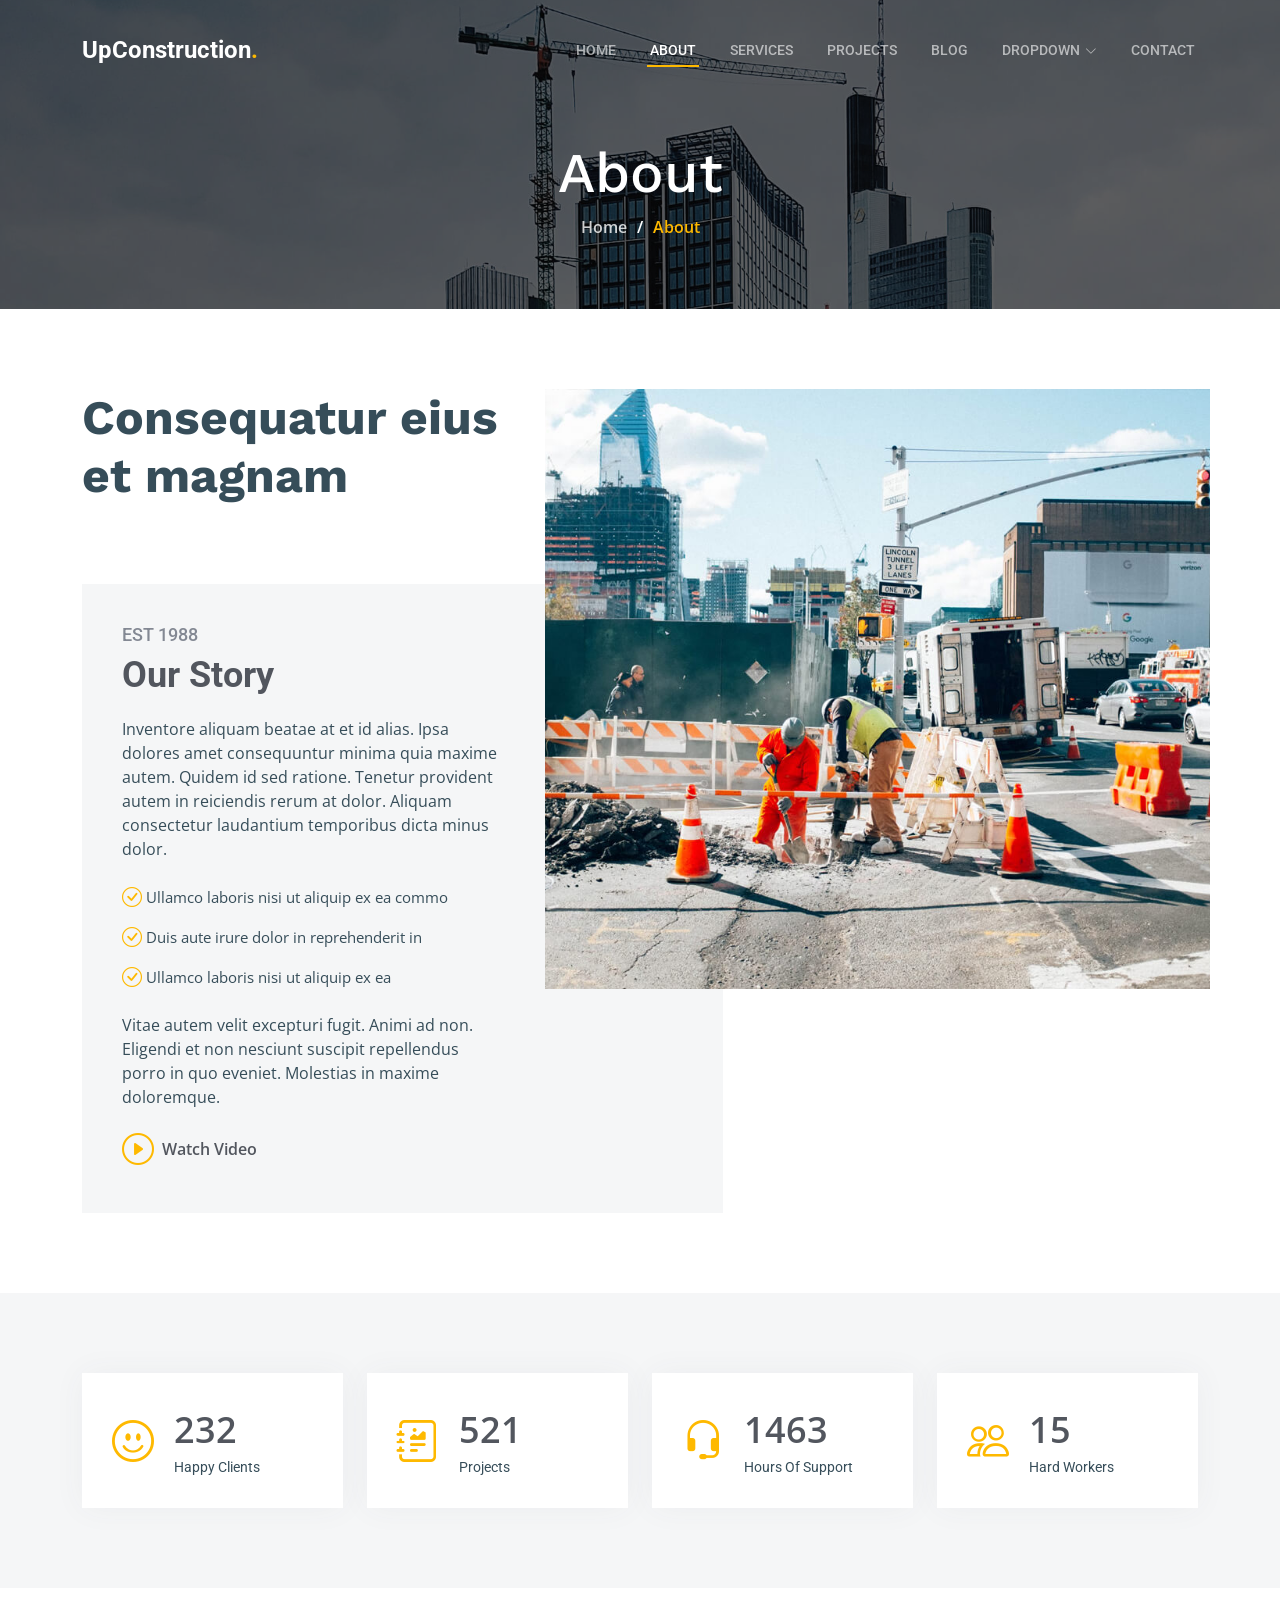
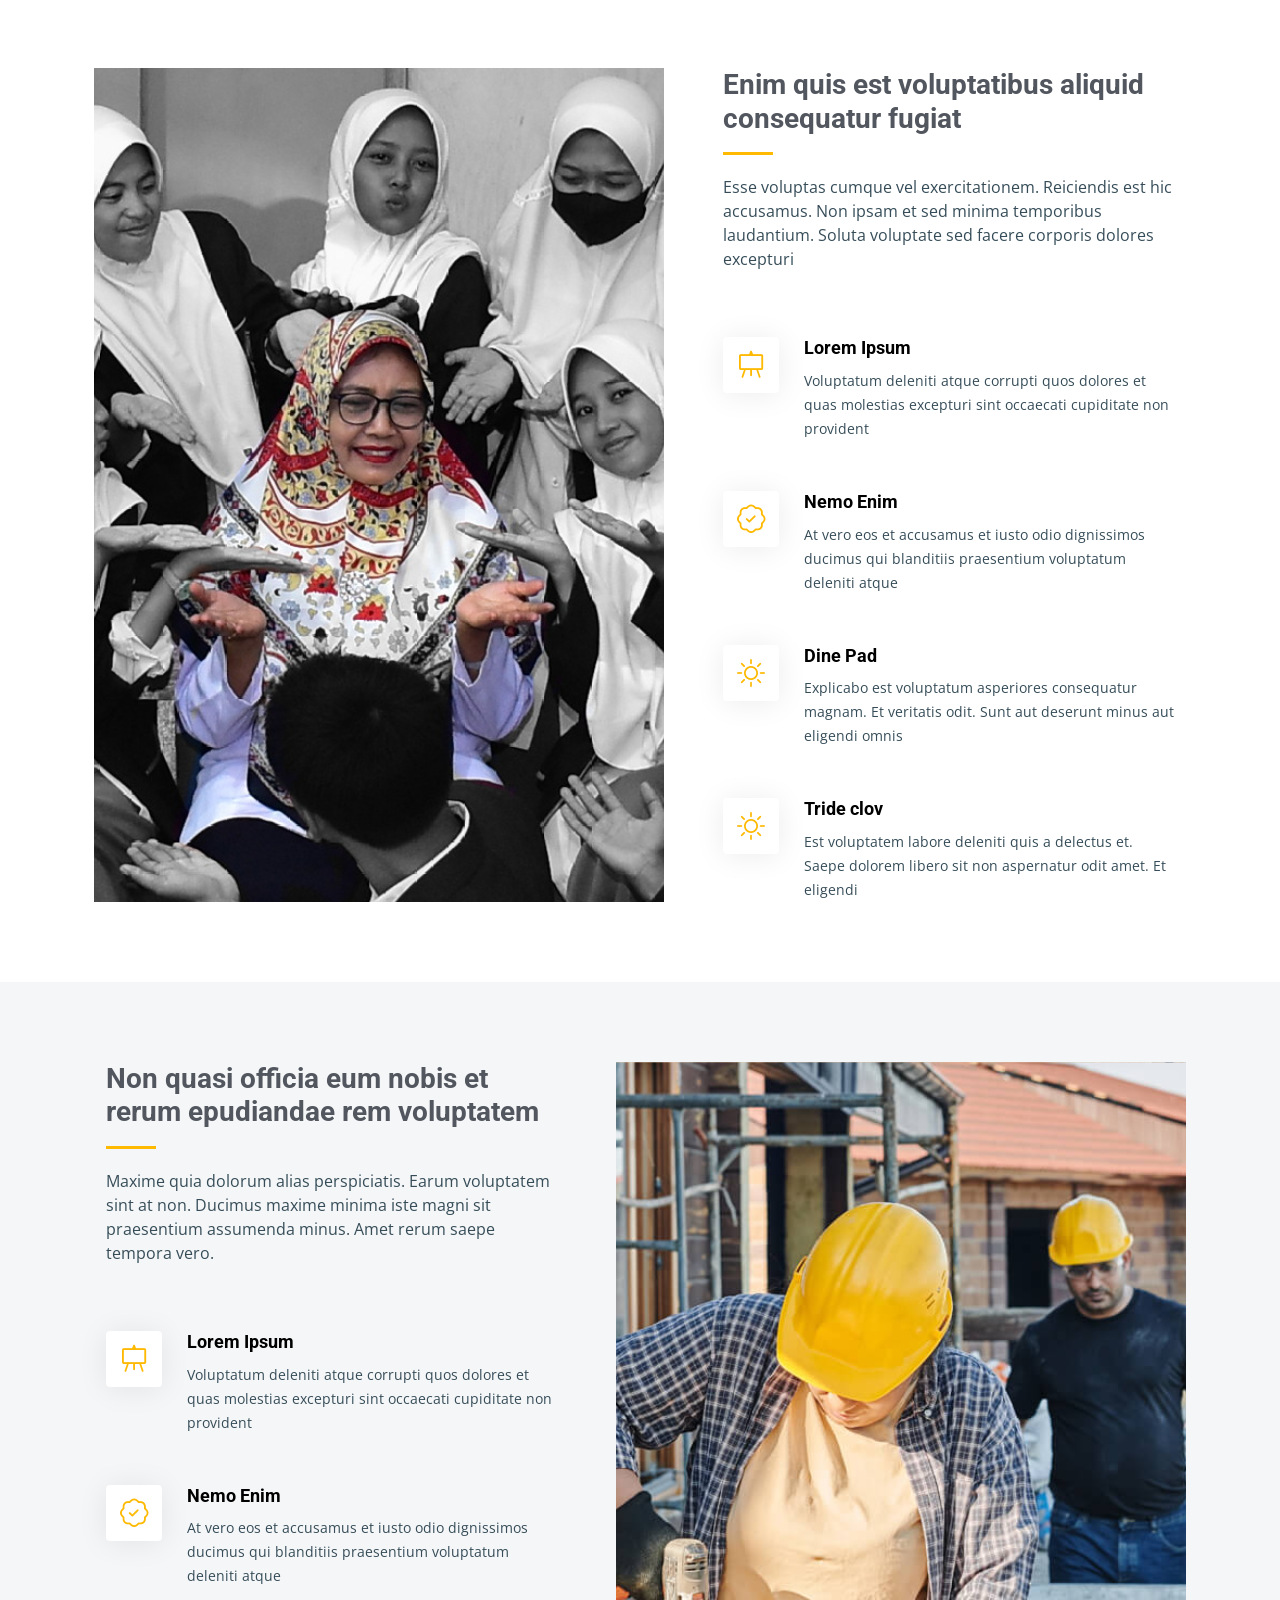
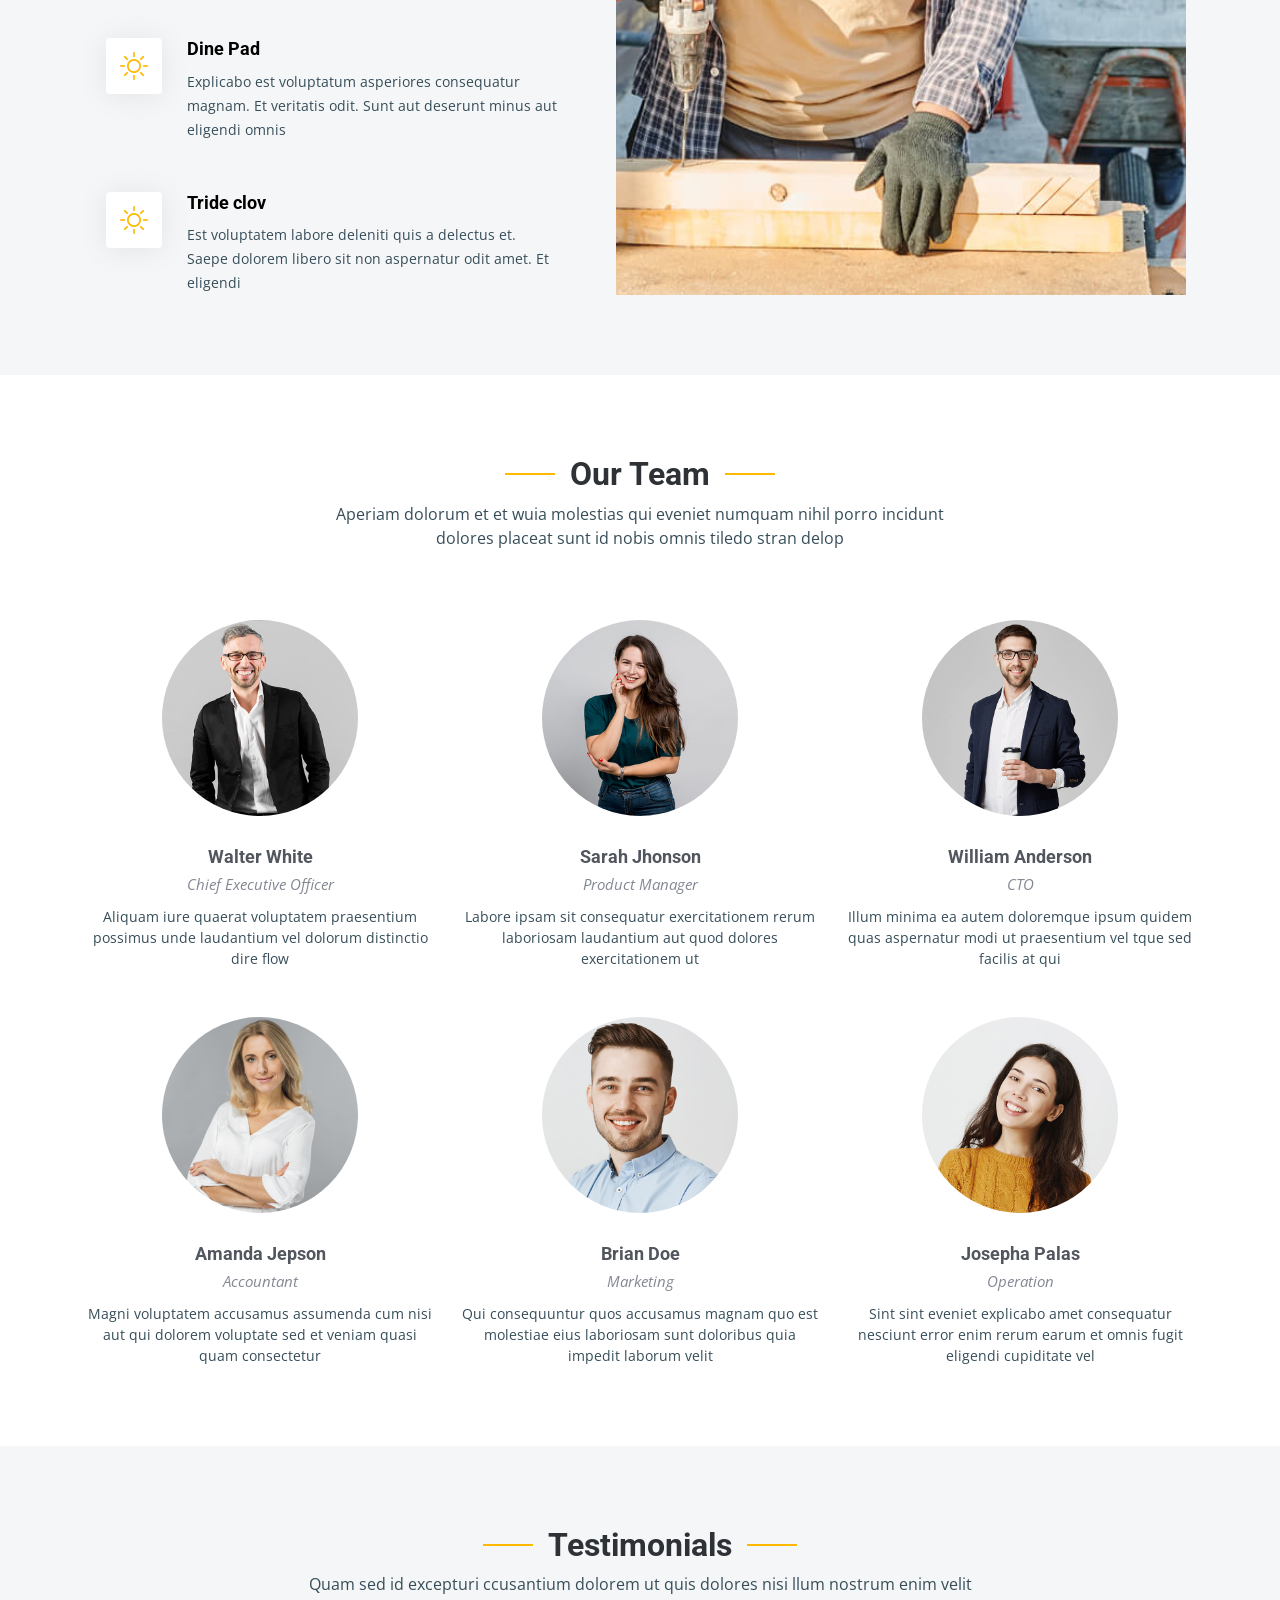
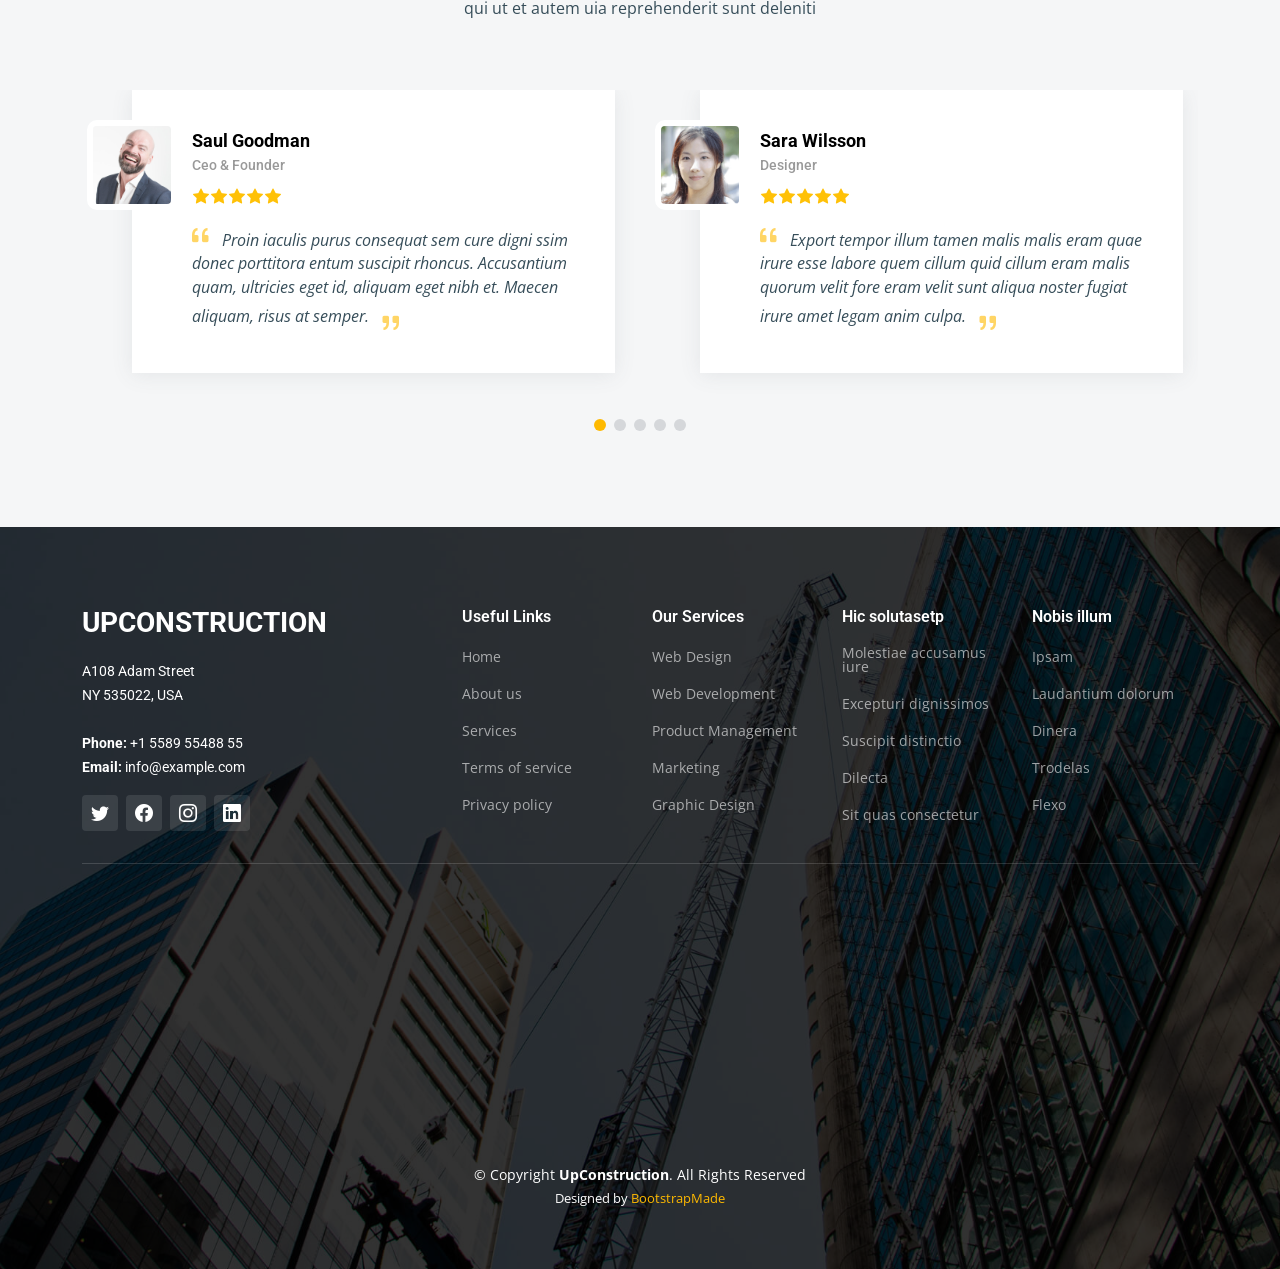
<file: about.html>
<!DOCTYPE html>
<html lang="en">

<head>
  <meta charset="utf-8">
  <meta content="width=device-width, initial-scale=1.0" name="viewport">

  <title>UpConstruction Bootstrap Template - About</title>
  <meta content="" name="description">
  <meta content="" name="keywords">

  <!-- Favicons -->
  <link href="assets/img/favicon.png" rel="icon">
  <link href="assets/img/apple-touch-icon.png" rel="apple-touch-icon">

  <!-- Google Fonts -->
  <link rel="preconnect" href="https://fonts.googleapis.com">
  <link rel="preconnect" href="https://fonts.gstatic.com" crossorigin>
  <link href="https://fonts.googleapis.com/css2?family=Open+Sans:ital,wght@0,300;0,400;0,500;0,600;0,700;1,300;1,400;1,600;1,700&family=Roboto:ital,wght@0,300;0,400;0,500;0,600;0,700;1,300;1,400;1,500;1,600;1,700&family=Work+Sans:ital,wght@0,300;0,400;0,500;0,600;0,700;1,300;1,400;1,500;1,600;1,700&display=swap" rel="stylesheet">

  <!-- Vendor CSS Files -->
  <link href="assets/vendor/bootstrap/css/bootstrap.min.css" rel="stylesheet">
  <link href="assets/vendor/bootstrap-icons/bootstrap-icons.css" rel="stylesheet">
  <link href="assets/vendor/fontawesome-free/css/all.min.css" rel="stylesheet">
  <link href="assets/vendor/aos/aos.css" rel="stylesheet">
  <link href="assets/vendor/glightbox/css/glightbox.min.css" rel="stylesheet">
  <link href="assets/vendor/swiper/swiper-bundle.min.css" rel="stylesheet">

  <!-- Template Main CSS File -->
  <link href="assets/css/main.css" rel="stylesheet">

  <!-- =======================================================
  * Template Name: UpConstruction
  * Updated: May 30 2023 with Bootstrap v5.3.0
  * Template URL: https://bootstrapmade.com/upconstruction-bootstrap-construction-website-template/
  * Author: BootstrapMade.com
  * License: https://bootstrapmade.com/license/
  ======================================================== -->
</head>

<body>

  <!-- ======= Header ======= -->
  <header id="header" class="header d-flex align-items-center">
    <div class="container-fluid container-xl d-flex align-items-center justify-content-between">

      <a href="index.html" class="logo d-flex align-items-center">
        <!-- Uncomment the line below if you also wish to use an image logo -->
        <!-- <img src="assets/img/logo.png" alt=""> -->
        <h1>UpConstruction<span>.</span></h1>
      </a>

      <i class="mobile-nav-toggle mobile-nav-show bi bi-list"></i>
      <i class="mobile-nav-toggle mobile-nav-hide d-none bi bi-x"></i>
      <nav id="navbar" class="navbar">
        <ul>
          <li><a href="index.html">Home</a></li>
          <li><a href="about.html" class="active">About</a></li>
          <li><a href="services.html">Services</a></li>
          <li><a href="projects.html">Projects</a></li>
          <li><a href="blog.html">Blog</a></li>
          <li class="dropdown"><a href="#"><span>Dropdown</span> <i class="bi bi-chevron-down dropdown-indicator"></i></a>
            <ul>
              <li><a href="#">Dropdown 1</a></li>
              <li class="dropdown"><a href="#"><span>Deep Dropdown</span> <i class="bi bi-chevron-down dropdown-indicator"></i></a>
                <ul>
                  <li><a href="#">Deep Dropdown 1</a></li>
                  <li><a href="#">Deep Dropdown 2</a></li>
                  <li><a href="#">Deep Dropdown 3</a></li>
                  <li><a href="#">Deep Dropdown 4</a></li>
                  <li><a href="#">Deep Dropdown 5</a></li>
                </ul>
              </li>
              <li><a href="#">Dropdown 2</a></li>
              <li><a href="#">Dropdown 3</a></li>
              <li><a href="#">Dropdown 4</a></li>
            </ul>
          </li>
          <li><a href="contact.html">Contact</a></li>
        </ul>
      </nav><!-- .navbar -->

    </div>
  </header><!-- End Header -->

  <main id="main">

    <!-- ======= Breadcrumbs ======= -->
    <div class="breadcrumbs d-flex align-items-center" style="background-image: url('assets/img/breadcrumbs-bg.jpg');">
      <div class="container position-relative d-flex flex-column align-items-center" data-aos="fade">

        <h2>About</h2>
        <ol>
          <li><a href="index.html">Home</a></li>
          <li>About</li>
        </ol>

      </div>
    </div><!-- End Breadcrumbs -->

    <!-- ======= About Section ======= -->
    <section id="about" class="about">
      <div class="container" data-aos="fade-up">

        <div class="row position-relative">

          <div class="col-lg-7 about-img" style="background-image: url(assets/img/about.jpg);"></div>

          <div class="col-lg-7">
            <h2>Consequatur eius et magnam</h2>
            <div class="our-story">
              <h4>Est 1988</h4>
              <h3>Our Story</h3>
              <p>Inventore aliquam beatae at et id alias. Ipsa dolores amet consequuntur minima quia maxime autem. Quidem id sed ratione. Tenetur provident autem in reiciendis rerum at dolor. Aliquam consectetur laudantium temporibus dicta minus dolor.</p>
              <ul>
                <li><i class="bi bi-check-circle"></i> <span>Ullamco laboris nisi ut aliquip ex ea commo</span></li>
                <li><i class="bi bi-check-circle"></i> <span>Duis aute irure dolor in reprehenderit in</span></li>
                <li><i class="bi bi-check-circle"></i> <span>Ullamco laboris nisi ut aliquip ex ea</span></li>
              </ul>
              <p>Vitae autem velit excepturi fugit. Animi ad non. Eligendi et non nesciunt suscipit repellendus porro in quo eveniet. Molestias in maxime doloremque.</p>

              <div class="watch-video d-flex align-items-center position-relative">
                <i class="bi bi-play-circle"></i>
                <a href="https://www.youtube.com/watch?v=LXb3EKWsInQ" class="glightbox stretched-link">Watch Video</a>
              </div>
            </div>
          </div>

        </div>

      </div>
    </section>
    <!-- End About Section -->

    <!-- ======= Stats Counter Section ======= -->
    <section id="stats-counter" class="stats-counter section-bg">
      <div class="container">

        <div class="row gy-4">

          <div class="col-lg-3 col-md-6">
            <div class="stats-item d-flex align-items-center w-100 h-100">
              <i class="bi bi-emoji-smile color-blue flex-shrink-0"></i>
              <div>
                <span data-purecounter-start="0" data-purecounter-end="232" data-purecounter-duration="1" class="purecounter"></span>
                <p>Happy Clients</p>
              </div>
            </div>
          </div><!-- End Stats Item -->

          <div class="col-lg-3 col-md-6">
            <div class="stats-item d-flex align-items-center w-100 h-100">
              <i class="bi bi-journal-richtext color-orange flex-shrink-0"></i>
              <div>
                <span data-purecounter-start="0" data-purecounter-end="521" data-purecounter-duration="1" class="purecounter"></span>
                <p>Projects</p>
              </div>
            </div>
          </div><!-- End Stats Item -->

          <div class="col-lg-3 col-md-6">
            <div class="stats-item d-flex align-items-center w-100 h-100">
              <i class="bi bi-headset color-green flex-shrink-0"></i>
              <div>
                <span data-purecounter-start="0" data-purecounter-end="1463" data-purecounter-duration="1" class="purecounter"></span>
                <p>Hours Of Support</p>
              </div>
            </div>
          </div><!-- End Stats Item -->

          <div class="col-lg-3 col-md-6">
            <div class="stats-item d-flex align-items-center w-100 h-100">
              <i class="bi bi-people color-pink flex-shrink-0"></i>
              <div>
                <span data-purecounter-start="0" data-purecounter-end="15" data-purecounter-duration="1" class="purecounter"></span>
                <p>Hard Workers</p>
              </div>
            </div>
          </div><!-- End Stats Item -->

        </div>

      </div>
    </section><!-- End Stats Counter Section -->

    <!-- ======= Alt Services Section ======= -->
    <section id="alt-services" class="alt-services">
      <div class="container" data-aos="fade-up">

        <div class="row justify-content-around gy-4">
          <div class="col-lg-6 img-bg" style="background-image: url(assets/img/alt-services.jpg);" data-aos="zoom-in" data-aos-delay="100"></div>

          <div class="col-lg-5 d-flex flex-column justify-content-center">
            <h3>Enim quis est voluptatibus aliquid consequatur fugiat</h3>
            <p>Esse voluptas cumque vel exercitationem. Reiciendis est hic accusamus. Non ipsam et sed minima temporibus laudantium. Soluta voluptate sed facere corporis dolores excepturi</p>

            <div class="icon-box d-flex position-relative" data-aos="fade-up" data-aos-delay="100">
              <i class="bi bi-easel flex-shrink-0"></i>
              <div>
                <h4><a href="" class="stretched-link">Lorem Ipsum</a></h4>
                <p>Voluptatum deleniti atque corrupti quos dolores et quas molestias excepturi sint occaecati cupiditate non provident</p>
              </div>
            </div><!-- End Icon Box -->

            <div class="icon-box d-flex position-relative" data-aos="fade-up" data-aos-delay="200">
              <i class="bi bi-patch-check flex-shrink-0"></i>
              <div>
                <h4><a href="" class="stretched-link">Nemo Enim</a></h4>
                <p>At vero eos et accusamus et iusto odio dignissimos ducimus qui blanditiis praesentium voluptatum deleniti atque</p>
              </div>
            </div><!-- End Icon Box -->

            <div class="icon-box d-flex position-relative" data-aos="fade-up" data-aos-delay="300">
              <i class="bi bi-brightness-high flex-shrink-0"></i>
              <div>
                <h4><a href="" class="stretched-link">Dine Pad</a></h4>
                <p>Explicabo est voluptatum asperiores consequatur magnam. Et veritatis odit. Sunt aut deserunt minus aut eligendi omnis</p>
              </div>
            </div><!-- End Icon Box -->

            <div class="icon-box d-flex position-relative" data-aos="fade-up" data-aos-delay="400">
              <i class="bi bi-brightness-high flex-shrink-0"></i>
              <div>
                <h4><a href="" class="stretched-link">Tride clov</a></h4>
                <p>Est voluptatem labore deleniti quis a delectus et. Saepe dolorem libero sit non aspernatur odit amet. Et eligendi</p>
              </div>
            </div><!-- End Icon Box -->

          </div>
        </div>

      </div>
    </section><!-- End Alt Services Section -->

    <!-- ======= Alt Services Section 2 ======= -->
    <section id="alt-services-2" class="alt-services section-bg">
      <div class="container" data-aos="fade-up">

        <div class="row justify-content-around gy-4">
          <div class="col-lg-5 d-flex flex-column justify-content-center">
            <h3>Non quasi officia eum nobis et rerum epudiandae rem voluptatem</h3>
            <p>Maxime quia dolorum alias perspiciatis. Earum voluptatem sint at non. Ducimus maxime minima iste magni sit praesentium assumenda minus. Amet rerum saepe tempora vero.</p>

            <div class="icon-box d-flex position-relative" data-aos="fade-up" data-aos-delay="100">
              <i class="bi bi-easel flex-shrink-0"></i>
              <div>
                <h4><a href="" class="stretched-link">Lorem Ipsum</a></h4>
                <p>Voluptatum deleniti atque corrupti quos dolores et quas molestias excepturi sint occaecati cupiditate non provident</p>
              </div>
            </div><!-- End Icon Box -->

            <div class="icon-box d-flex position-relative" data-aos="fade-up" data-aos-delay="200">
              <i class="bi bi-patch-check flex-shrink-0"></i>
              <div>
                <h4><a href="" class="stretched-link">Nemo Enim</a></h4>
                <p>At vero eos et accusamus et iusto odio dignissimos ducimus qui blanditiis praesentium voluptatum deleniti atque</p>
              </div>
            </div><!-- End Icon Box -->

            <div class="icon-box d-flex position-relative" data-aos="fade-up" data-aos-delay="300">
              <i class="bi bi-brightness-high flex-shrink-0"></i>
              <div>
                <h4><a href="" class="stretched-link">Dine Pad</a></h4>
                <p>Explicabo est voluptatum asperiores consequatur magnam. Et veritatis odit. Sunt aut deserunt minus aut eligendi omnis</p>
              </div>
            </div><!-- End Icon Box -->

            <div class="icon-box d-flex position-relative" data-aos="fade-up" data-aos-delay="400">
              <i class="bi bi-brightness-high flex-shrink-0"></i>
              <div>
                <h4><a href="" class="stretched-link">Tride clov</a></h4>
                <p>Est voluptatem labore deleniti quis a delectus et. Saepe dolorem libero sit non aspernatur odit amet. Et eligendi</p>
              </div>
            </div><!-- End Icon Box -->
          </div>

          <div class="col-lg-6 img-bg" style="background-image: url(assets/img/alt-services-2.jpg);" data-aos="zoom-in" data-aos-delay="100"></div>
        </div>

      </div>
    </section><!-- End Alt Services Section 2 -->

    <!-- ======= Our Team Section ======= -->
    <section id="team" class="team">
      <div class="container" data-aos="fade-up">

        <div class="section-header">
          <h2>Our Team</h2>
          <p>Aperiam dolorum et et wuia molestias qui eveniet numquam nihil porro incidunt dolores placeat sunt id nobis omnis tiledo stran delop</p>
        </div>

        <div class="row gy-5">

          <div class="col-lg-4 col-md-6 member" data-aos="fade-up" data-aos-delay="100">
            <div class="member-img">
              <img src="assets/img/team/team-1.jpg" class="img-fluid" alt="">
              <div class="social">
                <a href="#"><i class="bi bi-twitter"></i></a>
                <a href="#"><i class="bi bi-facebook"></i></a>
                <a href="#"><i class="bi bi-instagram"></i></a>
                <a href="#"><i class="bi bi-linkedin"></i></a>
              </div>
            </div>
            <div class="member-info text-center">
              <h4>Walter White</h4>
              <span>Chief Executive Officer</span>
              <p>Aliquam iure quaerat voluptatem praesentium possimus unde laudantium vel dolorum distinctio dire flow</p>
            </div>
          </div><!-- End Team Member -->

          <div class="col-lg-4 col-md-6 member" data-aos="fade-up" data-aos-delay="200">
            <div class="member-img">
              <img src="assets/img/team/team-2.jpg" class="img-fluid" alt="">
              <div class="social">
                <a href="#"><i class="bi bi-twitter"></i></a>
                <a href="#"><i class="bi bi-facebook"></i></a>
                <a href="#"><i class="bi bi-instagram"></i></a>
                <a href="#"><i class="bi bi-linkedin"></i></a>
              </div>
            </div>
            <div class="member-info text-center">
              <h4>Sarah Jhonson</h4>
              <span>Product Manager</span>
              <p>Labore ipsam sit consequatur exercitationem rerum laboriosam laudantium aut quod dolores exercitationem ut</p>
            </div>
          </div><!-- End Team Member -->

          <div class="col-lg-4 col-md-6 member" data-aos="fade-up" data-aos-delay="300">
            <div class="member-img">
              <img src="assets/img/team/team-3.jpg" class="img-fluid" alt="">
              <div class="social">
                <a href="#"><i class="bi bi-twitter"></i></a>
                <a href="#"><i class="bi bi-facebook"></i></a>
                <a href="#"><i class="bi bi-instagram"></i></a>
                <a href="#"><i class="bi bi-linkedin"></i></a>
              </div>
            </div>
            <div class="member-info text-center">
              <h4>William Anderson</h4>
              <span>CTO</span>
              <p>Illum minima ea autem doloremque ipsum quidem quas aspernatur modi ut praesentium vel tque sed facilis at qui</p>
            </div>
          </div><!-- End Team Member -->

          <div class="col-lg-4 col-md-6 member" data-aos="fade-up" data-aos-delay="400">
            <div class="member-img">
              <img src="assets/img/team/team-4.jpg" class="img-fluid" alt="">
              <div class="social">
                <a href="#"><i class="bi bi-twitter"></i></a>
                <a href="#"><i class="bi bi-facebook"></i></a>
                <a href="#"><i class="bi bi-instagram"></i></a>
                <a href="#"><i class="bi bi-linkedin"></i></a>
              </div>
            </div>
            <div class="member-info text-center">
              <h4>Amanda Jepson</h4>
              <span>Accountant</span>
              <p>Magni voluptatem accusamus assumenda cum nisi aut qui dolorem voluptate sed et veniam quasi quam consectetur</p>
            </div>
          </div><!-- End Team Member -->

          <div class="col-lg-4 col-md-6 member" data-aos="fade-up" data-aos-delay="500">
            <div class="member-img">
              <img src="assets/img/team/team-5.jpg" class="img-fluid" alt="">
              <div class="social">
                <a href="#"><i class="bi bi-twitter"></i></a>
                <a href="#"><i class="bi bi-facebook"></i></a>
                <a href="#"><i class="bi bi-instagram"></i></a>
                <a href="#"><i class="bi bi-linkedin"></i></a>
              </div>
            </div>
            <div class="member-info text-center">
              <h4>Brian Doe</h4>
              <span>Marketing</span>
              <p>Qui consequuntur quos accusamus magnam quo est molestiae eius laboriosam sunt doloribus quia impedit laborum velit</p>
            </div>
          </div><!-- End Team Member -->

          <div class="col-lg-4 col-md-6 member" data-aos="fade-up" data-aos-delay="600">
            <div class="member-img">
              <img src="assets/img/team/team-6.jpg" class="img-fluid" alt="">
              <div class="social">
                <a href="#"><i class="bi bi-twitter"></i></a>
                <a href="#"><i class="bi bi-facebook"></i></a>
                <a href="#"><i class="bi bi-instagram"></i></a>
                <a href="#"><i class="bi bi-linkedin"></i></a>
              </div>
            </div>
            <div class="member-info text-center">
              <h4>Josepha Palas</h4>
              <span>Operation</span>
              <p>Sint sint eveniet explicabo amet consequatur nesciunt error enim rerum earum et omnis fugit eligendi cupiditate vel</p>
            </div>
          </div><!-- End Team Member -->

        </div>

      </div>
    </section><!-- End Our Team Section -->

    <!-- ======= Testimonials Section ======= -->
    <section id="testimonials" class="testimonials section-bg">
      <div class="container" data-aos="fade-up">

        <div class="section-header">
          <h2>Testimonials</h2>
          <p>Quam sed id excepturi ccusantium dolorem ut quis dolores nisi llum nostrum enim velit qui ut et autem uia reprehenderit sunt deleniti</p>
        </div>

        <div class="slides-2 swiper">
          <div class="swiper-wrapper">

            <div class="swiper-slide">
              <div class="testimonial-wrap">
                <div class="testimonial-item">
                  <img src="assets/img/testimonials/testimonials-1.jpg" class="testimonial-img" alt="">
                  <h3>Saul Goodman</h3>
                  <h4>Ceo &amp; Founder</h4>
                  <div class="stars">
                    <i class="bi bi-star-fill"></i><i class="bi bi-star-fill"></i><i class="bi bi-star-fill"></i><i class="bi bi-star-fill"></i><i class="bi bi-star-fill"></i>
                  </div>
                  <p>
                    <i class="bi bi-quote quote-icon-left"></i>
                    Proin iaculis purus consequat sem cure digni ssim donec porttitora entum suscipit rhoncus. Accusantium quam, ultricies eget id, aliquam eget nibh et. Maecen aliquam, risus at semper.
                    <i class="bi bi-quote quote-icon-right"></i>
                  </p>
                </div>
              </div>
            </div><!-- End testimonial item -->

            <div class="swiper-slide">
              <div class="testimonial-wrap">
                <div class="testimonial-item">
                  <img src="assets/img/testimonials/testimonials-2.jpg" class="testimonial-img" alt="">
                  <h3>Sara Wilsson</h3>
                  <h4>Designer</h4>
                  <div class="stars">
                    <i class="bi bi-star-fill"></i><i class="bi bi-star-fill"></i><i class="bi bi-star-fill"></i><i class="bi bi-star-fill"></i><i class="bi bi-star-fill"></i>
                  </div>
                  <p>
                    <i class="bi bi-quote quote-icon-left"></i>
                    Export tempor illum tamen malis malis eram quae irure esse labore quem cillum quid cillum eram malis quorum velit fore eram velit sunt aliqua noster fugiat irure amet legam anim culpa.
                    <i class="bi bi-quote quote-icon-right"></i>
                  </p>
                </div>
              </div>
            </div><!-- End testimonial item -->

            <div class="swiper-slide">
              <div class="testimonial-wrap">
                <div class="testimonial-item">
                  <img src="assets/img/testimonials/testimonials-3.jpg" class="testimonial-img" alt="">
                  <h3>Jena Karlis</h3>
                  <h4>Store Owner</h4>
                  <div class="stars">
                    <i class="bi bi-star-fill"></i><i class="bi bi-star-fill"></i><i class="bi bi-star-fill"></i><i class="bi bi-star-fill"></i><i class="bi bi-star-fill"></i>
                  </div>
                  <p>
                    <i class="bi bi-quote quote-icon-left"></i>
                    Enim nisi quem export duis labore cillum quae magna enim sint quorum nulla quem veniam duis minim tempor labore quem eram duis noster aute amet eram fore quis sint minim.
                    <i class="bi bi-quote quote-icon-right"></i>
                  </p>
                </div>
              </div>
            </div><!-- End testimonial item -->

            <div class="swiper-slide">
              <div class="testimonial-wrap">
                <div class="testimonial-item">
                  <img src="assets/img/testimonials/testimonials-4.jpg" class="testimonial-img" alt="">
                  <h3>Matt Brandon</h3>
                  <h4>Freelancer</h4>
                  <div class="stars">
                    <i class="bi bi-star-fill"></i><i class="bi bi-star-fill"></i><i class="bi bi-star-fill"></i><i class="bi bi-star-fill"></i><i class="bi bi-star-fill"></i>
                  </div>
                  <p>
                    <i class="bi bi-quote quote-icon-left"></i>
                    Fugiat enim eram quae cillum dolore dolor amet nulla culpa multos export minim fugiat minim velit minim dolor enim duis veniam ipsum anim magna sunt elit fore quem dolore labore illum veniam.
                    <i class="bi bi-quote quote-icon-right"></i>
                  </p>
                </div>
              </div>
            </div><!-- End testimonial item -->

            <div class="swiper-slide">
              <div class="testimonial-wrap">
                <div class="testimonial-item">
                  <img src="assets/img/testimonials/testimonials-5.jpg" class="testimonial-img" alt="">
                  <h3>John Larson</h3>
                  <h4>Entrepreneur</h4>
                  <div class="stars">
                    <i class="bi bi-star-fill"></i><i class="bi bi-star-fill"></i><i class="bi bi-star-fill"></i><i class="bi bi-star-fill"></i><i class="bi bi-star-fill"></i>
                  </div>
                  <p>
                    <i class="bi bi-quote quote-icon-left"></i>
                    Quis quorum aliqua sint quem legam fore sunt eram irure aliqua veniam tempor noster veniam enim culpa labore duis sunt culpa nulla illum cillum fugiat legam esse veniam culpa fore nisi cillum quid.
                    <i class="bi bi-quote quote-icon-right"></i>
                  </p>
                </div>
              </div>
            </div><!-- End testimonial item -->

          </div>
          <div class="swiper-pagination"></div>
        </div>

      </div>
    </section><!-- End Testimonials Section -->

  </main><!-- End #main -->

  <!-- ======= Footer ======= -->
  <footer id="footer" class="footer">

    <div class="footer-content position-relative">
      <div class="container">
        <div class="row">

          <div class="col-lg-4 col-md-6">
            <div class="footer-info">
              <h3>UpConstruction</h3>
              <p>
                A108 Adam Street <br>
                NY 535022, USA<br><br>
                <strong>Phone:</strong> +1 5589 55488 55<br>
                <strong>Email:</strong> info@example.com<br>
              </p>
              <div class="social-links d-flex mt-3">
                <a href="#" class="d-flex align-items-center justify-content-center"><i class="bi bi-twitter"></i></a>
                <a href="#" class="d-flex align-items-center justify-content-center"><i class="bi bi-facebook"></i></a>
                <a href="#" class="d-flex align-items-center justify-content-center"><i class="bi bi-instagram"></i></a>
                <a href="#" class="d-flex align-items-center justify-content-center"><i class="bi bi-linkedin"></i></a>
              </div>
            </div>
          </div><!-- End footer info column-->

          <div class="col-lg-2 col-md-3 footer-links">
            <h4>Useful Links</h4>
            <ul>
              <li><a href="#">Home</a></li>
              <li><a href="#">About us</a></li>
              <li><a href="#">Services</a></li>
              <li><a href="#">Terms of service</a></li>
              <li><a href="#">Privacy policy</a></li>
            </ul>
          </div><!-- End footer links column-->

          <div class="col-lg-2 col-md-3 footer-links">
            <h4>Our Services</h4>
            <ul>
              <li><a href="#">Web Design</a></li>
              <li><a href="#">Web Development</a></li>
              <li><a href="#">Product Management</a></li>
              <li><a href="#">Marketing</a></li>
              <li><a href="#">Graphic Design</a></li>
            </ul>
          </div><!-- End footer links column-->

          <div class="col-lg-2 col-md-3 footer-links">
            <h4>Hic solutasetp</h4>
            <ul>
              <li><a href="#">Molestiae accusamus iure</a></li>
              <li><a href="#">Excepturi dignissimos</a></li>
              <li><a href="#">Suscipit distinctio</a></li>
              <li><a href="#">Dilecta</a></li>
              <li><a href="#">Sit quas consectetur</a></li>
            </ul>
          </div><!-- End footer links column-->

          <div class="col-lg-2 col-md-3 footer-links">
            <h4>Nobis illum</h4>
            <ul>
              <li><a href="#">Ipsam</a></li>
              <li><a href="#">Laudantium dolorum</a></li>
              <li><a href="#">Dinera</a></li>
              <li><a href="#">Trodelas</a></li>
              <li><a href="#">Flexo</a></li>
            </ul>
          </div><!-- End footer links column-->

        </div>
      </div>
    </div>

    <div class="footer-legal text-center position-relative">
      <div class="container">
        <div class="copyright">
          &copy; Copyright <strong><span>UpConstruction</span></strong>. All Rights Reserved
        </div>
        <div class="credits">
          <!-- All the links in the footer should remain intact. -->
          <!-- You can delete the links only if you purchased the pro version. -->
          <!-- Licensing information: https://bootstrapmade.com/license/ -->
          <!-- Purchase the pro version with working PHP/AJAX contact form: https://bootstrapmade.com/upconstruction-bootstrap-construction-website-template/ -->
          Designed by <a href="https://bootstrapmade.com/">BootstrapMade</a>
        </div>
      </div>
    </div>

  </footer>
  <!-- End Footer -->

  <a href="#" class="scroll-top d-flex align-items-center justify-content-center"><i class="bi bi-arrow-up-short"></i></a>

  <div id="preloader"></div>

  <!-- Vendor JS Files -->
  <script src="assets/vendor/bootstrap/js/bootstrap.bundle.min.js"></script>
  <script src="assets/vendor/aos/aos.js"></script>
  <script src="assets/vendor/glightbox/js/glightbox.min.js"></script>
  <script src="assets/vendor/isotope-layout/isotope.pkgd.min.js"></script>
  <script src="assets/vendor/swiper/swiper-bundle.min.js"></script>
  <script src="assets/vendor/purecounter/purecounter_vanilla.js"></script>
  <script src="assets/vendor/php-email-form/validate.js"></script>

  <!-- Template Main JS File -->
  <script src="assets/js/main.js"></script>

</body>

</html>
</file>
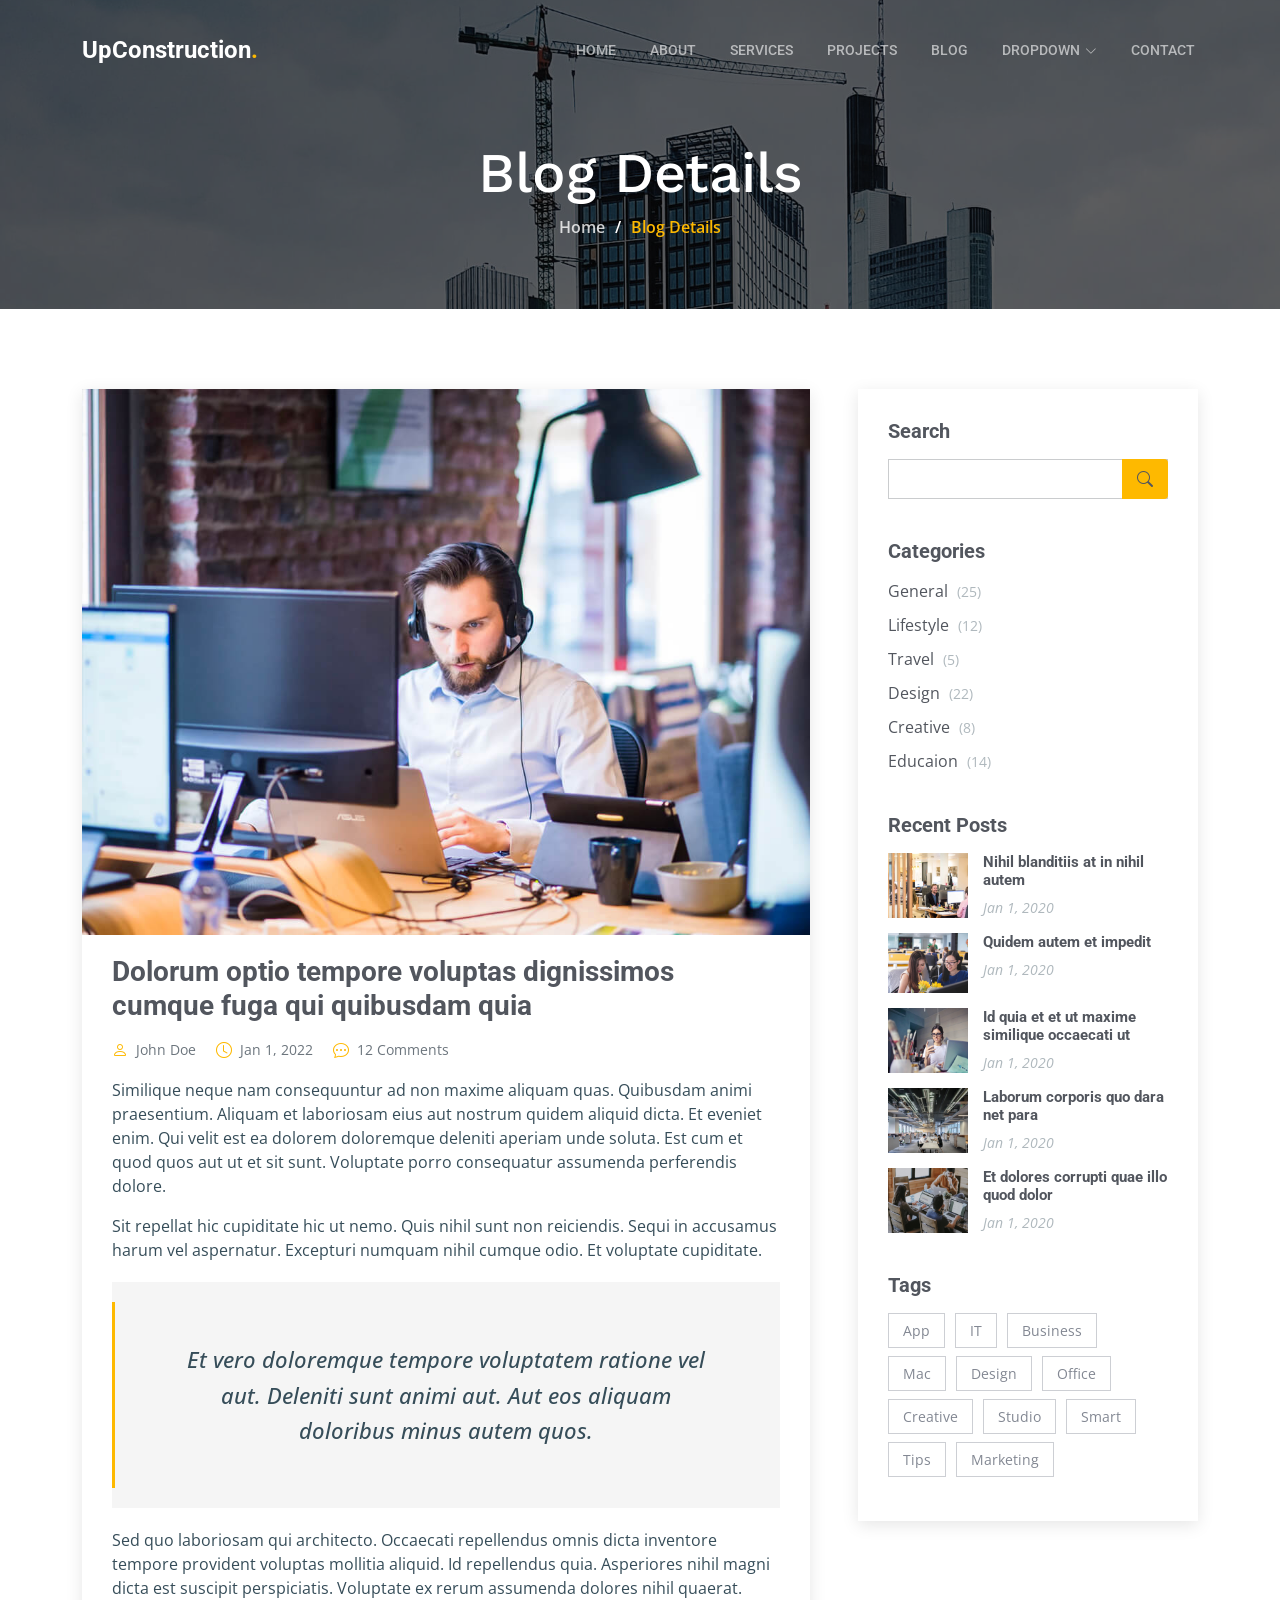
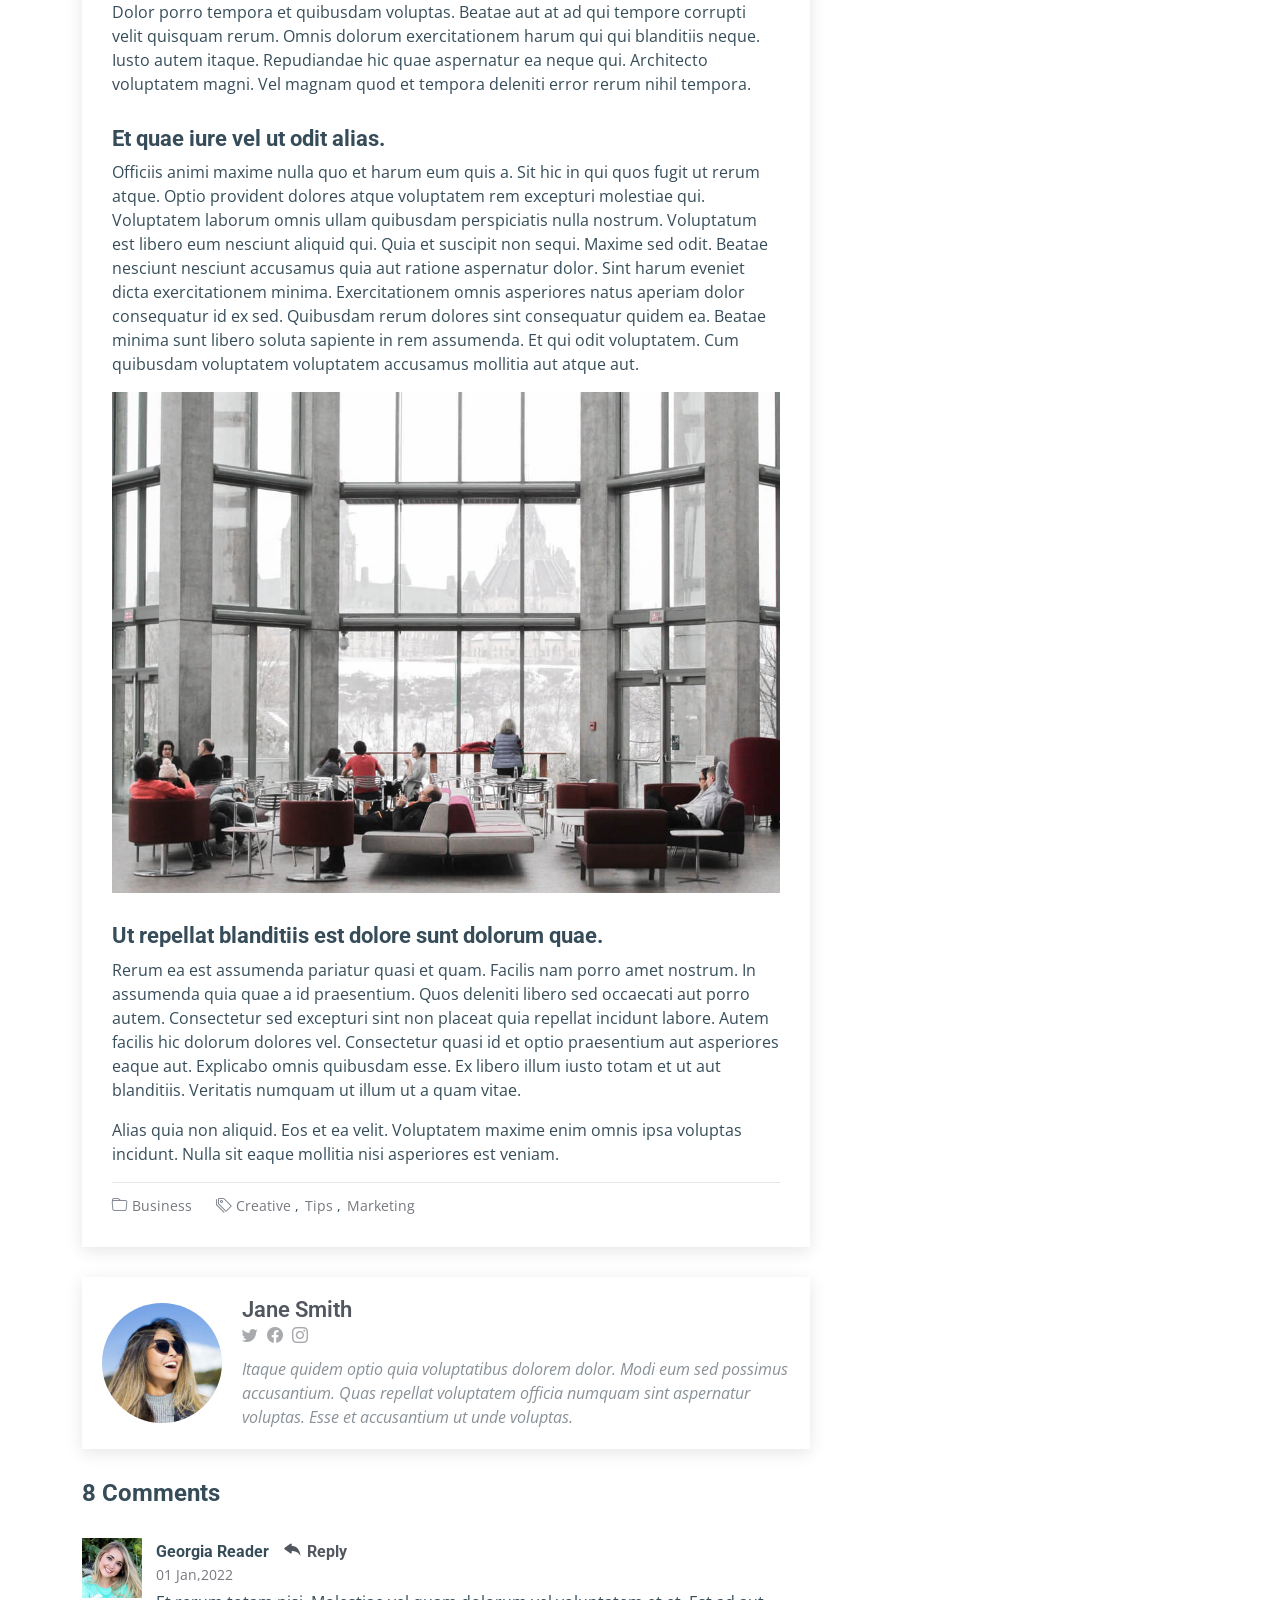
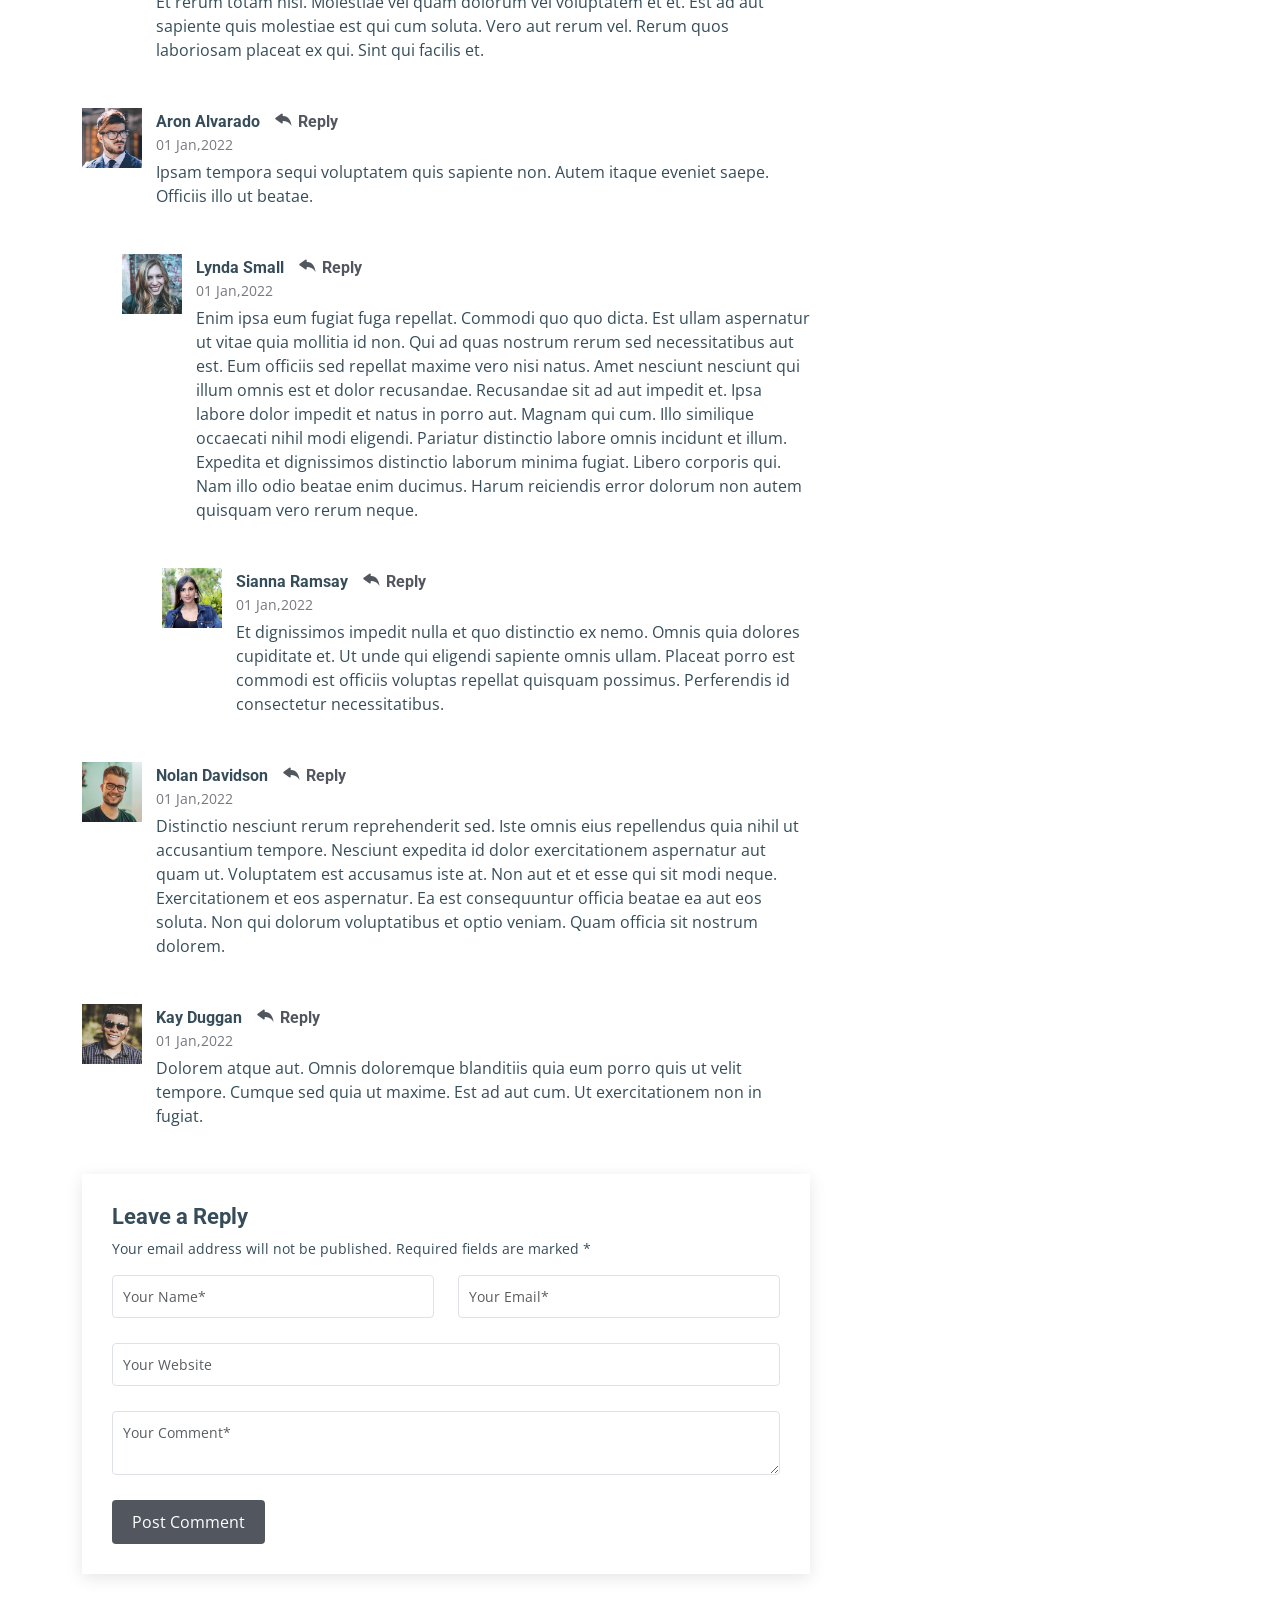
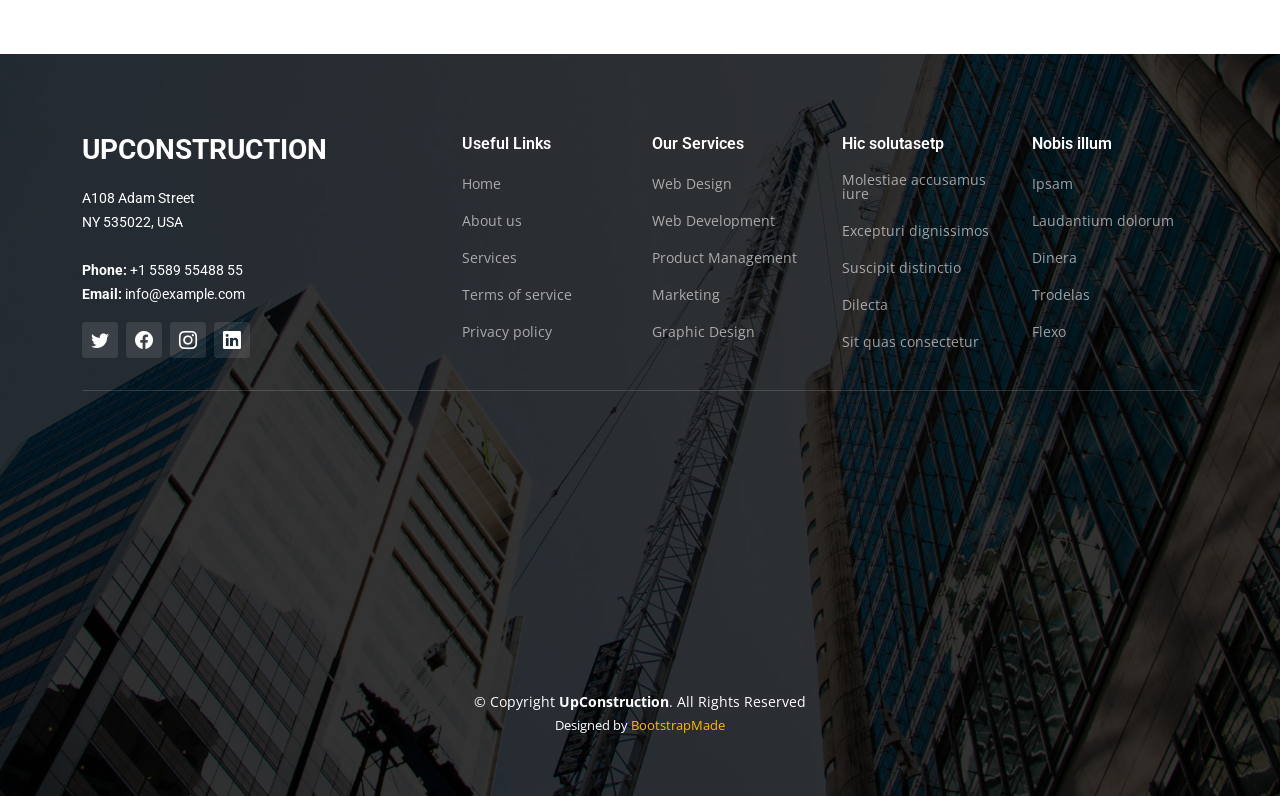
<file: blog-details.html>
<!DOCTYPE html>
<html lang="en">

<head>
  <meta charset="utf-8">
  <meta content="width=device-width, initial-scale=1.0" name="viewport">

  <title>UpConstruction Bootstrap Template - Blog Details</title>
  <meta content="" name="description">
  <meta content="" name="keywords">

  <!-- Favicons -->
  <link href="assets/img/favicon.png" rel="icon">
  <link href="assets/img/apple-touch-icon.png" rel="apple-touch-icon">

  <!-- Google Fonts -->
  <link rel="preconnect" href="https://fonts.googleapis.com">
  <link rel="preconnect" href="https://fonts.gstatic.com" crossorigin>
  <link href="https://fonts.googleapis.com/css2?family=Open+Sans:ital,wght@0,300;0,400;0,500;0,600;0,700;1,300;1,400;1,600;1,700&family=Roboto:ital,wght@0,300;0,400;0,500;0,600;0,700;1,300;1,400;1,500;1,600;1,700&family=Work+Sans:ital,wght@0,300;0,400;0,500;0,600;0,700;1,300;1,400;1,500;1,600;1,700&display=swap" rel="stylesheet">

  <!-- Vendor CSS Files -->
  <link href="assets/vendor/bootstrap/css/bootstrap.min.css" rel="stylesheet">
  <link href="assets/vendor/bootstrap-icons/bootstrap-icons.css" rel="stylesheet">
  <link href="assets/vendor/fontawesome-free/css/all.min.css" rel="stylesheet">
  <link href="assets/vendor/aos/aos.css" rel="stylesheet">
  <link href="assets/vendor/glightbox/css/glightbox.min.css" rel="stylesheet">
  <link href="assets/vendor/swiper/swiper-bundle.min.css" rel="stylesheet">

  <!-- Template Main CSS File -->
  <link href="assets/css/main.css" rel="stylesheet">

  <!-- =======================================================
  * Template Name: UpConstruction
  * Updated: May 30 2023 with Bootstrap v5.3.0
  * Template URL: https://bootstrapmade.com/upconstruction-bootstrap-construction-website-template/
  * Author: BootstrapMade.com
  * License: https://bootstrapmade.com/license/
  ======================================================== -->
</head>

<body>

  <!-- ======= Header ======= -->
  <header id="header" class="header d-flex align-items-center">
    <div class="container-fluid container-xl d-flex align-items-center justify-content-between">

      <a href="index.html" class="logo d-flex align-items-center">
        <!-- Uncomment the line below if you also wish to use an image logo -->
        <!-- <img src="assets/img/logo.png" alt=""> -->
        <h1>UpConstruction<span>.</span></h1>
      </a>

      <i class="mobile-nav-toggle mobile-nav-show bi bi-list"></i>
      <i class="mobile-nav-toggle mobile-nav-hide d-none bi bi-x"></i>
      <nav id="navbar" class="navbar">
        <ul>
          <li><a href="index.html">Home</a></li>
          <li><a href="about.html">About</a></li>
          <li><a href="services.html">Services</a></li>
          <li><a href="projects.html">Projects</a></li>
          <li><a href="blog.html">Blog</a></li>
          <li class="dropdown"><a href="#"><span>Dropdown</span> <i class="bi bi-chevron-down dropdown-indicator"></i></a>
            <ul>
              <li><a href="#">Dropdown 1</a></li>
              <li class="dropdown"><a href="#"><span>Deep Dropdown</span> <i class="bi bi-chevron-down dropdown-indicator"></i></a>
                <ul>
                  <li><a href="#">Deep Dropdown 1</a></li>
                  <li><a href="#">Deep Dropdown 2</a></li>
                  <li><a href="#">Deep Dropdown 3</a></li>
                  <li><a href="#">Deep Dropdown 4</a></li>
                  <li><a href="#">Deep Dropdown 5</a></li>
                </ul>
              </li>
              <li><a href="#">Dropdown 2</a></li>
              <li><a href="#">Dropdown 3</a></li>
              <li><a href="#">Dropdown 4</a></li>
            </ul>
          </li>
          <li><a href="contact.html">Contact</a></li>
        </ul>
      </nav><!-- .navbar -->

    </div>
  </header><!-- End Header -->

  <main id="main">

    <!-- ======= Breadcrumbs ======= -->
    <div class="breadcrumbs d-flex align-items-center" style="background-image: url('assets/img/breadcrumbs-bg.jpg');">
      <div class="container position-relative d-flex flex-column align-items-center" data-aos="fade">

        <h2>Blog Details</h2>
        <ol>
          <li><a href="index.html">Home</a></li>
          <li>Blog Details</li>
        </ol>

      </div>
    </div><!-- End Breadcrumbs -->

    <!-- ======= Blog Details Section ======= -->
    <section id="blog" class="blog">
      <div class="container" data-aos="fade-up" data-aos-delay="100">

        <div class="row g-5">

          <div class="col-lg-8">

            <article class="blog-details">

              <div class="post-img">
                <img src="assets/img/blog/blog-1.jpg" alt="" class="img-fluid">
              </div>

              <h2 class="title">Dolorum optio tempore voluptas dignissimos cumque fuga qui quibusdam quia</h2>

              <div class="meta-top">
                <ul>
                  <li class="d-flex align-items-center"><i class="bi bi-person"></i> <a href="blog-details.html">John Doe</a></li>
                  <li class="d-flex align-items-center"><i class="bi bi-clock"></i> <a href="blog-details.html"><time datetime="2020-01-01">Jan 1, 2022</time></a></li>
                  <li class="d-flex align-items-center"><i class="bi bi-chat-dots"></i> <a href="blog-details.html">12 Comments</a></li>
                </ul>
              </div><!-- End meta top -->

              <div class="content">
                <p>
                  Similique neque nam consequuntur ad non maxime aliquam quas. Quibusdam animi praesentium. Aliquam et laboriosam eius aut nostrum quidem aliquid dicta.
                  Et eveniet enim. Qui velit est ea dolorem doloremque deleniti aperiam unde soluta. Est cum et quod quos aut ut et sit sunt. Voluptate porro consequatur assumenda perferendis dolore.
                </p>

                <p>
                  Sit repellat hic cupiditate hic ut nemo. Quis nihil sunt non reiciendis. Sequi in accusamus harum vel aspernatur. Excepturi numquam nihil cumque odio. Et voluptate cupiditate.
                </p>

                <blockquote>
                  <p>
                    Et vero doloremque tempore voluptatem ratione vel aut. Deleniti sunt animi aut. Aut eos aliquam doloribus minus autem quos.
                  </p>
                </blockquote>

                <p>
                  Sed quo laboriosam qui architecto. Occaecati repellendus omnis dicta inventore tempore provident voluptas mollitia aliquid. Id repellendus quia. Asperiores nihil magni dicta est suscipit perspiciatis. Voluptate ex rerum assumenda dolores nihil quaerat.
                  Dolor porro tempora et quibusdam voluptas. Beatae aut at ad qui tempore corrupti velit quisquam rerum. Omnis dolorum exercitationem harum qui qui blanditiis neque.
                  Iusto autem itaque. Repudiandae hic quae aspernatur ea neque qui. Architecto voluptatem magni. Vel magnam quod et tempora deleniti error rerum nihil tempora.
                </p>

                <h3>Et quae iure vel ut odit alias.</h3>
                <p>
                  Officiis animi maxime nulla quo et harum eum quis a. Sit hic in qui quos fugit ut rerum atque. Optio provident dolores atque voluptatem rem excepturi molestiae qui. Voluptatem laborum omnis ullam quibusdam perspiciatis nulla nostrum. Voluptatum est libero eum nesciunt aliquid qui.
                  Quia et suscipit non sequi. Maxime sed odit. Beatae nesciunt nesciunt accusamus quia aut ratione aspernatur dolor. Sint harum eveniet dicta exercitationem minima. Exercitationem omnis asperiores natus aperiam dolor consequatur id ex sed. Quibusdam rerum dolores sint consequatur quidem ea.
                  Beatae minima sunt libero soluta sapiente in rem assumenda. Et qui odit voluptatem. Cum quibusdam voluptatem voluptatem accusamus mollitia aut atque aut.
                </p>
                <img src="assets/img/blog/blog-inside-post.jpg" class="img-fluid" alt="">

                <h3>Ut repellat blanditiis est dolore sunt dolorum quae.</h3>
                <p>
                  Rerum ea est assumenda pariatur quasi et quam. Facilis nam porro amet nostrum. In assumenda quia quae a id praesentium. Quos deleniti libero sed occaecati aut porro autem. Consectetur sed excepturi sint non placeat quia repellat incidunt labore. Autem facilis hic dolorum dolores vel.
                  Consectetur quasi id et optio praesentium aut asperiores eaque aut. Explicabo omnis quibusdam esse. Ex libero illum iusto totam et ut aut blanditiis. Veritatis numquam ut illum ut a quam vitae.
                </p>
                <p>
                  Alias quia non aliquid. Eos et ea velit. Voluptatem maxime enim omnis ipsa voluptas incidunt. Nulla sit eaque mollitia nisi asperiores est veniam.
                </p>

              </div><!-- End post content -->

              <div class="meta-bottom">
                <i class="bi bi-folder"></i>
                <ul class="cats">
                  <li><a href="#">Business</a></li>
                </ul>

                <i class="bi bi-tags"></i>
                <ul class="tags">
                  <li><a href="#">Creative</a></li>
                  <li><a href="#">Tips</a></li>
                  <li><a href="#">Marketing</a></li>
                </ul>
              </div><!-- End meta bottom -->

            </article><!-- End blog post -->

            <div class="post-author d-flex align-items-center">
              <img src="assets/img/blog/blog-author.jpg" class="rounded-circle flex-shrink-0" alt="">
              <div>
                <h4>Jane Smith</h4>
                <div class="social-links">
                  <a href="https://twitters.com/#"><i class="bi bi-twitter"></i></a>
                  <a href="https://facebook.com/#"><i class="bi bi-facebook"></i></a>
                  <a href="https://instagram.com/#"><i class="biu bi-instagram"></i></a>
                </div>
                <p>
                  Itaque quidem optio quia voluptatibus dolorem dolor. Modi eum sed possimus accusantium. Quas repellat voluptatem officia numquam sint aspernatur voluptas. Esse et accusantium ut unde voluptas.
                </p>
              </div>
            </div><!-- End post author -->

            <div class="comments">

              <h4 class="comments-count">8 Comments</h4>

              <div id="comment-1" class="comment">
                <div class="d-flex">
                  <div class="comment-img"><img src="assets/img/blog/comments-1.jpg" alt=""></div>
                  <div>
                    <h5><a href="">Georgia Reader</a> <a href="#" class="reply"><i class="bi bi-reply-fill"></i> Reply</a></h5>
                    <time datetime="2020-01-01">01 Jan,2022</time>
                    <p>
                      Et rerum totam nisi. Molestiae vel quam dolorum vel voluptatem et et. Est ad aut sapiente quis molestiae est qui cum soluta.
                      Vero aut rerum vel. Rerum quos laboriosam placeat ex qui. Sint qui facilis et.
                    </p>
                  </div>
                </div>
              </div><!-- End comment #1 -->

              <div id="comment-2" class="comment">
                <div class="d-flex">
                  <div class="comment-img"><img src="assets/img/blog/comments-2.jpg" alt=""></div>
                  <div>
                    <h5><a href="">Aron Alvarado</a> <a href="#" class="reply"><i class="bi bi-reply-fill"></i> Reply</a></h5>
                    <time datetime="2020-01-01">01 Jan,2022</time>
                    <p>
                      Ipsam tempora sequi voluptatem quis sapiente non. Autem itaque eveniet saepe. Officiis illo ut beatae.
                    </p>
                  </div>
                </div>

                <div id="comment-reply-1" class="comment comment-reply">
                  <div class="d-flex">
                    <div class="comment-img"><img src="assets/img/blog/comments-3.jpg" alt=""></div>
                    <div>
                      <h5><a href="">Lynda Small</a> <a href="#" class="reply"><i class="bi bi-reply-fill"></i> Reply</a></h5>
                      <time datetime="2020-01-01">01 Jan,2022</time>
                      <p>
                        Enim ipsa eum fugiat fuga repellat. Commodi quo quo dicta. Est ullam aspernatur ut vitae quia mollitia id non. Qui ad quas nostrum rerum sed necessitatibus aut est. Eum officiis sed repellat maxime vero nisi natus. Amet nesciunt nesciunt qui illum omnis est et dolor recusandae.

                        Recusandae sit ad aut impedit et. Ipsa labore dolor impedit et natus in porro aut. Magnam qui cum. Illo similique occaecati nihil modi eligendi. Pariatur distinctio labore omnis incidunt et illum. Expedita et dignissimos distinctio laborum minima fugiat.

                        Libero corporis qui. Nam illo odio beatae enim ducimus. Harum reiciendis error dolorum non autem quisquam vero rerum neque.
                      </p>
                    </div>
                  </div>

                  <div id="comment-reply-2" class="comment comment-reply">
                    <div class="d-flex">
                      <div class="comment-img"><img src="assets/img/blog/comments-4.jpg" alt=""></div>
                      <div>
                        <h5><a href="">Sianna Ramsay</a> <a href="#" class="reply"><i class="bi bi-reply-fill"></i> Reply</a></h5>
                        <time datetime="2020-01-01">01 Jan,2022</time>
                        <p>
                          Et dignissimos impedit nulla et quo distinctio ex nemo. Omnis quia dolores cupiditate et. Ut unde qui eligendi sapiente omnis ullam. Placeat porro est commodi est officiis voluptas repellat quisquam possimus. Perferendis id consectetur necessitatibus.
                        </p>
                      </div>
                    </div>

                  </div><!-- End comment reply #2-->

                </div><!-- End comment reply #1-->

              </div><!-- End comment #2-->

              <div id="comment-3" class="comment">
                <div class="d-flex">
                  <div class="comment-img"><img src="assets/img/blog/comments-5.jpg" alt=""></div>
                  <div>
                    <h5><a href="">Nolan Davidson</a> <a href="#" class="reply"><i class="bi bi-reply-fill"></i> Reply</a></h5>
                    <time datetime="2020-01-01">01 Jan,2022</time>
                    <p>
                      Distinctio nesciunt rerum reprehenderit sed. Iste omnis eius repellendus quia nihil ut accusantium tempore. Nesciunt expedita id dolor exercitationem aspernatur aut quam ut. Voluptatem est accusamus iste at.
                      Non aut et et esse qui sit modi neque. Exercitationem et eos aspernatur. Ea est consequuntur officia beatae ea aut eos soluta. Non qui dolorum voluptatibus et optio veniam. Quam officia sit nostrum dolorem.
                    </p>
                  </div>
                </div>

              </div><!-- End comment #3 -->

              <div id="comment-4" class="comment">
                <div class="d-flex">
                  <div class="comment-img"><img src="assets/img/blog/comments-6.jpg" alt=""></div>
                  <div>
                    <h5><a href="">Kay Duggan</a> <a href="#" class="reply"><i class="bi bi-reply-fill"></i> Reply</a></h5>
                    <time datetime="2020-01-01">01 Jan,2022</time>
                    <p>
                      Dolorem atque aut. Omnis doloremque blanditiis quia eum porro quis ut velit tempore. Cumque sed quia ut maxime. Est ad aut cum. Ut exercitationem non in fugiat.
                    </p>
                  </div>
                </div>

              </div><!-- End comment #4 -->

              <div class="reply-form">

                <h4>Leave a Reply</h4>
                <p>Your email address will not be published. Required fields are marked * </p>
                <form action="">
                  <div class="row">
                    <div class="col-md-6 form-group">
                      <input name="name" type="text" class="form-control" placeholder="Your Name*">
                    </div>
                    <div class="col-md-6 form-group">
                      <input name="email" type="text" class="form-control" placeholder="Your Email*">
                    </div>
                  </div>
                  <div class="row">
                    <div class="col form-group">
                      <input name="website" type="text" class="form-control" placeholder="Your Website">
                    </div>
                  </div>
                  <div class="row">
                    <div class="col form-group">
                      <textarea name="comment" class="form-control" placeholder="Your Comment*"></textarea>
                    </div>
                  </div>
                  <button type="submit" class="btn btn-primary">Post Comment</button>

                </form>

              </div>

            </div><!-- End blog comments -->

          </div>

          <div class="col-lg-4">

            <div class="sidebar">

              <div class="sidebar-item search-form">
                <h3 class="sidebar-title">Search</h3>
                <form action="" class="mt-3">
                  <input type="text">
                  <button type="submit"><i class="bi bi-search"></i></button>
                </form>
              </div><!-- End sidebar search formn-->

              <div class="sidebar-item categories">
                <h3 class="sidebar-title">Categories</h3>
                <ul class="mt-3">
                  <li><a href="#">General <span>(25)</span></a></li>
                  <li><a href="#">Lifestyle <span>(12)</span></a></li>
                  <li><a href="#">Travel <span>(5)</span></a></li>
                  <li><a href="#">Design <span>(22)</span></a></li>
                  <li><a href="#">Creative <span>(8)</span></a></li>
                  <li><a href="#">Educaion <span>(14)</span></a></li>
                </ul>
              </div><!-- End sidebar categories-->

              <div class="sidebar-item recent-posts">
                <h3 class="sidebar-title">Recent Posts</h3>

                <div class="mt-3">

                  <div class="post-item mt-3">
                    <img src="assets/img/blog/blog-recent-1.jpg" alt="">
                    <div>
                      <h4><a href="blog-details.html">Nihil blanditiis at in nihil autem</a></h4>
                      <time datetime="2020-01-01">Jan 1, 2020</time>
                    </div>
                  </div><!-- End recent post item-->

                  <div class="post-item">
                    <img src="assets/img/blog/blog-recent-2.jpg" alt="">
                    <div>
                      <h4><a href="blog-details.html">Quidem autem et impedit</a></h4>
                      <time datetime="2020-01-01">Jan 1, 2020</time>
                    </div>
                  </div><!-- End recent post item-->

                  <div class="post-item">
                    <img src="assets/img/blog/blog-recent-3.jpg" alt="">
                    <div>
                      <h4><a href="blog-details.html">Id quia et et ut maxime similique occaecati ut</a></h4>
                      <time datetime="2020-01-01">Jan 1, 2020</time>
                    </div>
                  </div><!-- End recent post item-->

                  <div class="post-item">
                    <img src="assets/img/blog/blog-recent-4.jpg" alt="">
                    <div>
                      <h4><a href="blog-details.html">Laborum corporis quo dara net para</a></h4>
                      <time datetime="2020-01-01">Jan 1, 2020</time>
                    </div>
                  </div><!-- End recent post item-->

                  <div class="post-item">
                    <img src="assets/img/blog/blog-recent-5.jpg" alt="">
                    <div>
                      <h4><a href="blog-details.html">Et dolores corrupti quae illo quod dolor</a></h4>
                      <time datetime="2020-01-01">Jan 1, 2020</time>
                    </div>
                  </div><!-- End recent post item-->

                </div>

              </div><!-- End sidebar recent posts-->

              <div class="sidebar-item tags">
                <h3 class="sidebar-title">Tags</h3>
                <ul class="mt-3">
                  <li><a href="#">App</a></li>
                  <li><a href="#">IT</a></li>
                  <li><a href="#">Business</a></li>
                  <li><a href="#">Mac</a></li>
                  <li><a href="#">Design</a></li>
                  <li><a href="#">Office</a></li>
                  <li><a href="#">Creative</a></li>
                  <li><a href="#">Studio</a></li>
                  <li><a href="#">Smart</a></li>
                  <li><a href="#">Tips</a></li>
                  <li><a href="#">Marketing</a></li>
                </ul>
              </div><!-- End sidebar tags-->

            </div><!-- End Blog Sidebar -->

          </div>
        </div>

      </div>
    </section><!-- End Blog Details Section -->

  </main><!-- End #main -->

  <!-- ======= Footer ======= -->
  <footer id="footer" class="footer">

    <div class="footer-content position-relative">
      <div class="container">
        <div class="row">

          <div class="col-lg-4 col-md-6">
            <div class="footer-info">
              <h3>UpConstruction</h3>
              <p>
                A108 Adam Street <br>
                NY 535022, USA<br><br>
                <strong>Phone:</strong> +1 5589 55488 55<br>
                <strong>Email:</strong> info@example.com<br>
              </p>
              <div class="social-links d-flex mt-3">
                <a href="#" class="d-flex align-items-center justify-content-center"><i class="bi bi-twitter"></i></a>
                <a href="#" class="d-flex align-items-center justify-content-center"><i class="bi bi-facebook"></i></a>
                <a href="#" class="d-flex align-items-center justify-content-center"><i class="bi bi-instagram"></i></a>
                <a href="#" class="d-flex align-items-center justify-content-center"><i class="bi bi-linkedin"></i></a>
              </div>
            </div>
          </div><!-- End footer info column-->

          <div class="col-lg-2 col-md-3 footer-links">
            <h4>Useful Links</h4>
            <ul>
              <li><a href="#">Home</a></li>
              <li><a href="#">About us</a></li>
              <li><a href="#">Services</a></li>
              <li><a href="#">Terms of service</a></li>
              <li><a href="#">Privacy policy</a></li>
            </ul>
          </div><!-- End footer links column-->

          <div class="col-lg-2 col-md-3 footer-links">
            <h4>Our Services</h4>
            <ul>
              <li><a href="#">Web Design</a></li>
              <li><a href="#">Web Development</a></li>
              <li><a href="#">Product Management</a></li>
              <li><a href="#">Marketing</a></li>
              <li><a href="#">Graphic Design</a></li>
            </ul>
          </div><!-- End footer links column-->

          <div class="col-lg-2 col-md-3 footer-links">
            <h4>Hic solutasetp</h4>
            <ul>
              <li><a href="#">Molestiae accusamus iure</a></li>
              <li><a href="#">Excepturi dignissimos</a></li>
              <li><a href="#">Suscipit distinctio</a></li>
              <li><a href="#">Dilecta</a></li>
              <li><a href="#">Sit quas consectetur</a></li>
            </ul>
          </div><!-- End footer links column-->

          <div class="col-lg-2 col-md-3 footer-links">
            <h4>Nobis illum</h4>
            <ul>
              <li><a href="#">Ipsam</a></li>
              <li><a href="#">Laudantium dolorum</a></li>
              <li><a href="#">Dinera</a></li>
              <li><a href="#">Trodelas</a></li>
              <li><a href="#">Flexo</a></li>
            </ul>
          </div><!-- End footer links column-->

        </div>
      </div>
    </div>

    <div class="footer-legal text-center position-relative">
      <div class="container">
        <div class="copyright">
          &copy; Copyright <strong><span>UpConstruction</span></strong>. All Rights Reserved
        </div>
        <div class="credits">
          <!-- All the links in the footer should remain intact. -->
          <!-- You can delete the links only if you purchased the pro version. -->
          <!-- Licensing information: https://bootstrapmade.com/license/ -->
          <!-- Purchase the pro version with working PHP/AJAX contact form: https://bootstrapmade.com/upconstruction-bootstrap-construction-website-template/ -->
          Designed by <a href="https://bootstrapmade.com/">BootstrapMade</a>
        </div>
      </div>
    </div>

  </footer>
  <!-- End Footer -->

  <a href="#" class="scroll-top d-flex align-items-center justify-content-center"><i class="bi bi-arrow-up-short"></i></a>

  <div id="preloader"></div>

  <!-- Vendor JS Files -->
  <script src="assets/vendor/bootstrap/js/bootstrap.bundle.min.js"></script>
  <script src="assets/vendor/aos/aos.js"></script>
  <script src="assets/vendor/glightbox/js/glightbox.min.js"></script>
  <script src="assets/vendor/isotope-layout/isotope.pkgd.min.js"></script>
  <script src="assets/vendor/swiper/swiper-bundle.min.js"></script>
  <script src="assets/vendor/purecounter/purecounter_vanilla.js"></script>
  <script src="assets/vendor/php-email-form/validate.js"></script>

  <!-- Template Main JS File -->
  <script src="assets/js/main.js"></script>

</body>

</html>
</file>
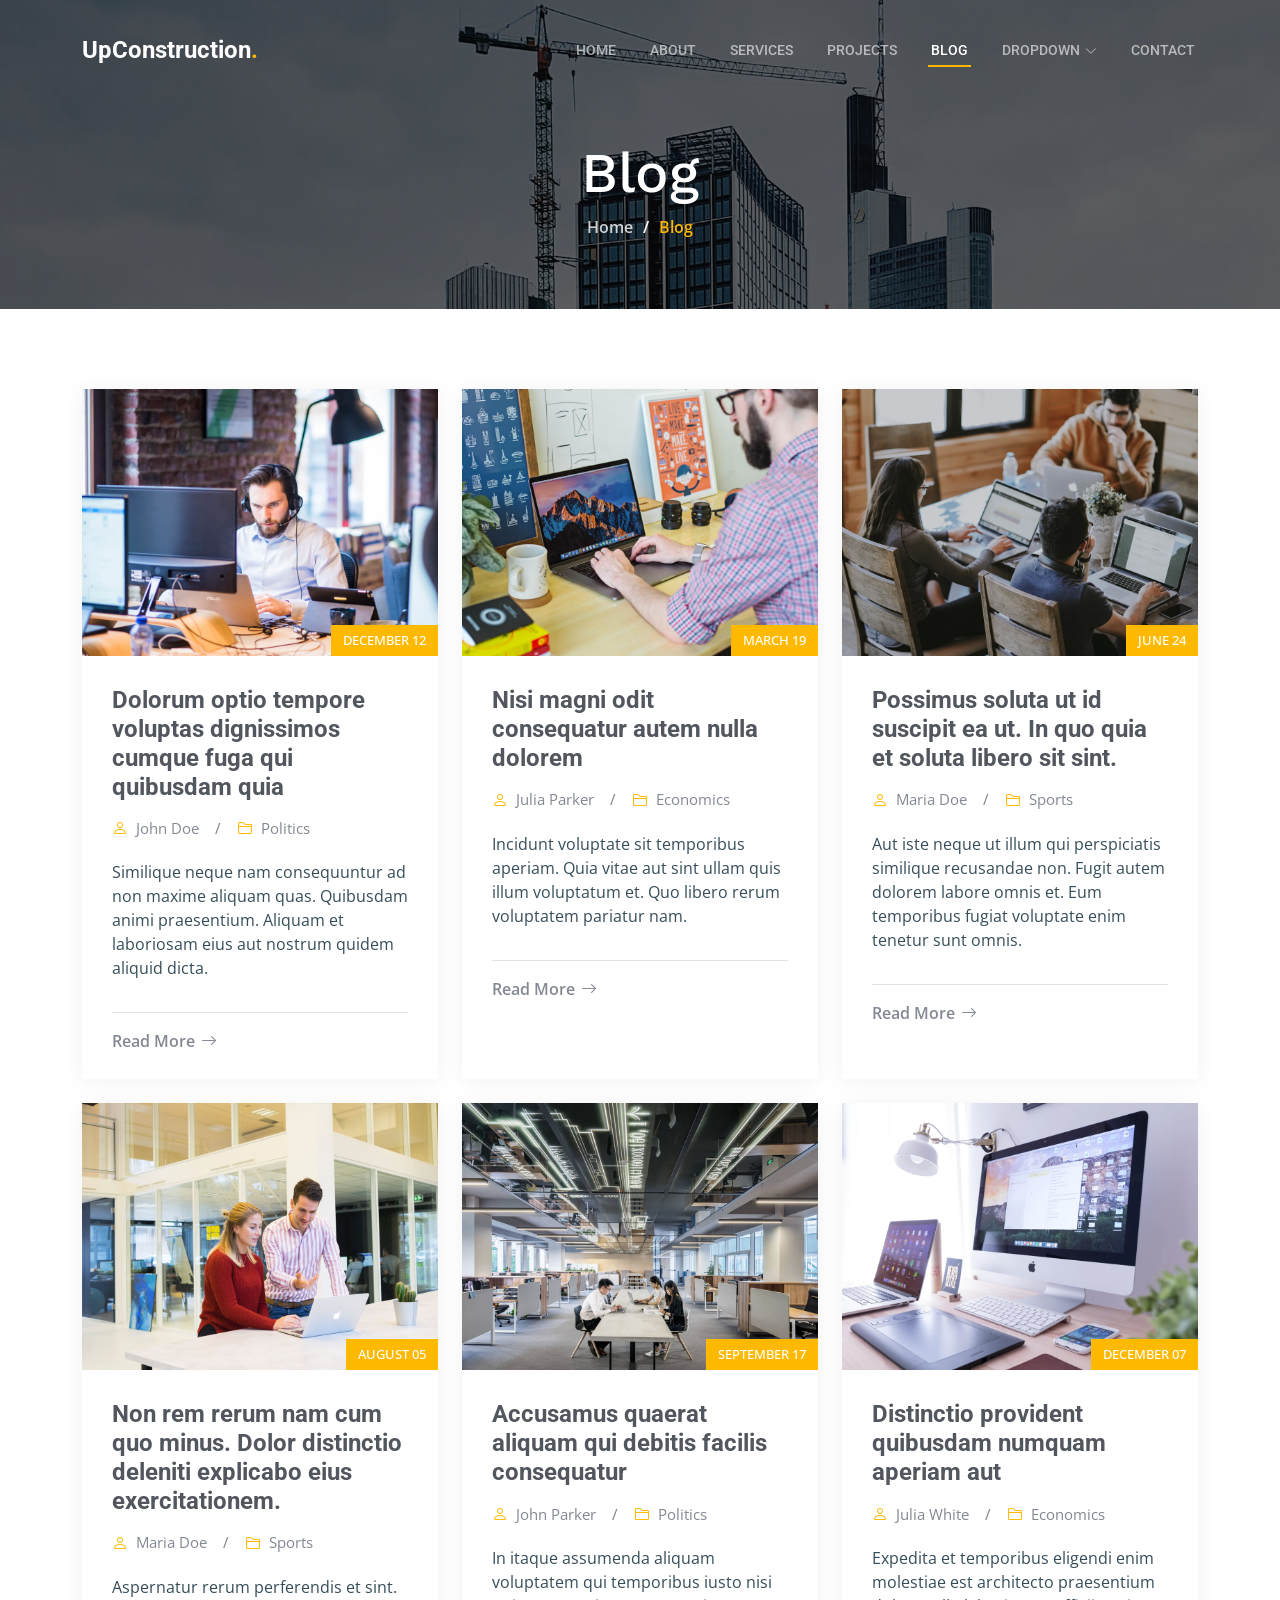
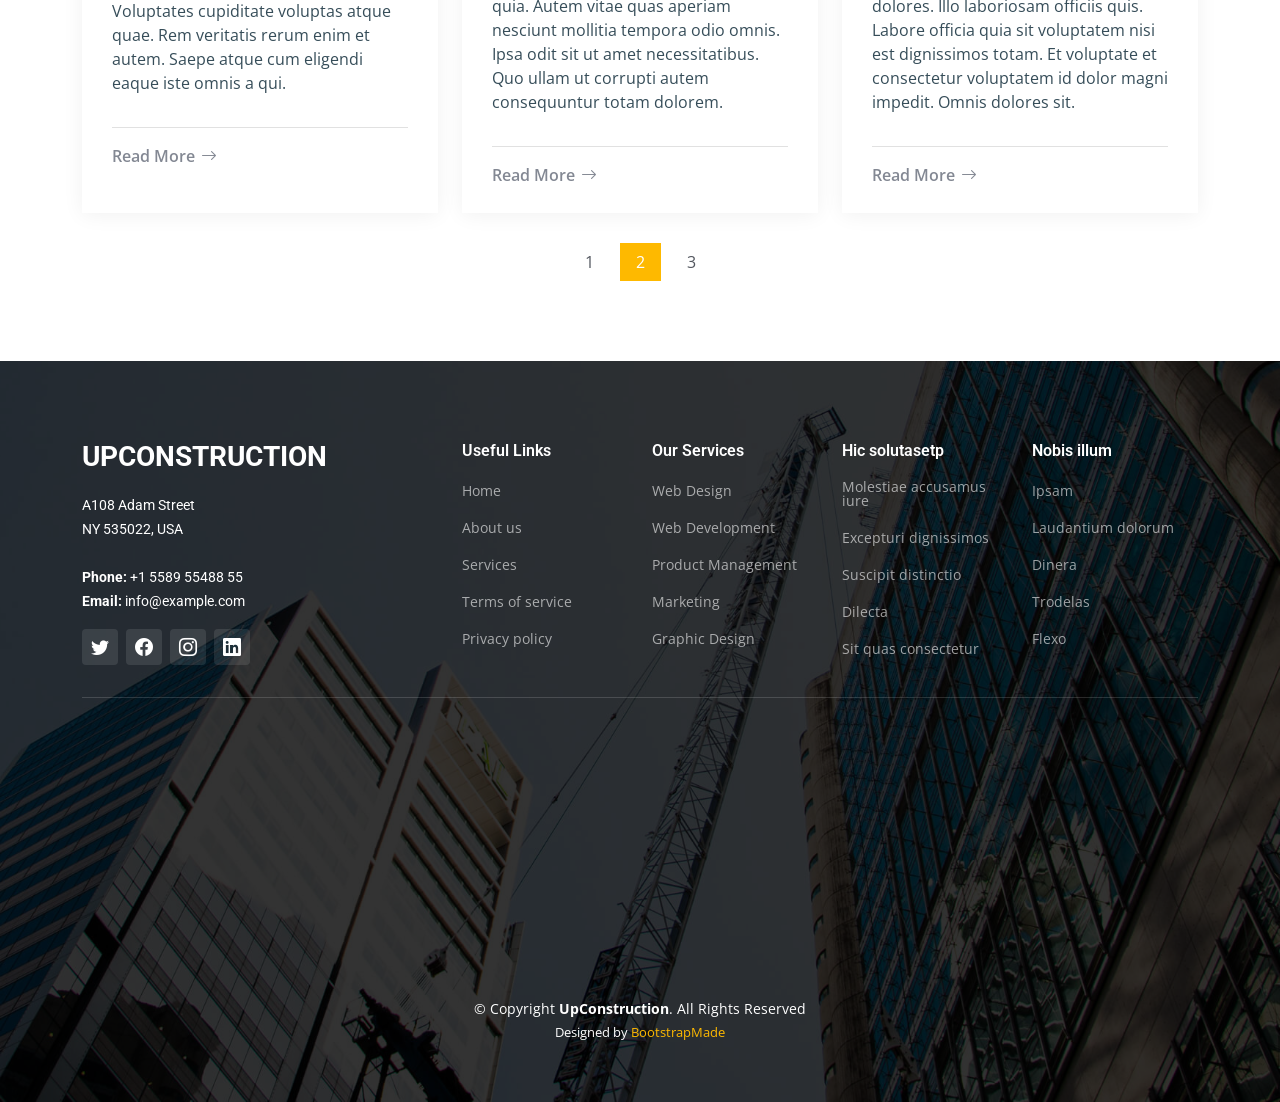
<file: blog.html>
<!DOCTYPE html>
<html lang="en">

<head>
  <meta charset="utf-8">
  <meta content="width=device-width, initial-scale=1.0" name="viewport">

  <title>UpConstruction Bootstrap Template - Blog</title>
  <meta content="" name="description">
  <meta content="" name="keywords">

  <!-- Favicons -->
  <link href="assets/img/favicon.png" rel="icon">
  <link href="assets/img/apple-touch-icon.png" rel="apple-touch-icon">

  <!-- Google Fonts -->
  <link rel="preconnect" href="https://fonts.googleapis.com">
  <link rel="preconnect" href="https://fonts.gstatic.com" crossorigin>
  <link href="https://fonts.googleapis.com/css2?family=Open+Sans:ital,wght@0,300;0,400;0,500;0,600;0,700;1,300;1,400;1,600;1,700&family=Roboto:ital,wght@0,300;0,400;0,500;0,600;0,700;1,300;1,400;1,500;1,600;1,700&family=Work+Sans:ital,wght@0,300;0,400;0,500;0,600;0,700;1,300;1,400;1,500;1,600;1,700&display=swap" rel="stylesheet">

  <!-- Vendor CSS Files -->
  <link href="assets/vendor/bootstrap/css/bootstrap.min.css" rel="stylesheet">
  <link href="assets/vendor/bootstrap-icons/bootstrap-icons.css" rel="stylesheet">
  <link href="assets/vendor/fontawesome-free/css/all.min.css" rel="stylesheet">
  <link href="assets/vendor/aos/aos.css" rel="stylesheet">
  <link href="assets/vendor/glightbox/css/glightbox.min.css" rel="stylesheet">
  <link href="assets/vendor/swiper/swiper-bundle.min.css" rel="stylesheet">

  <!-- Template Main CSS File -->
  <link href="assets/css/main.css" rel="stylesheet">

  <!-- =======================================================
  * Template Name: UpConstruction
  * Updated: May 30 2023 with Bootstrap v5.3.0
  * Template URL: https://bootstrapmade.com/upconstruction-bootstrap-construction-website-template/
  * Author: BootstrapMade.com
  * License: https://bootstrapmade.com/license/
  ======================================================== -->
</head>

<body>

  <!-- ======= Header ======= -->
  <header id="header" class="header d-flex align-items-center">
    <div class="container-fluid container-xl d-flex align-items-center justify-content-between">

      <a href="index.html" class="logo d-flex align-items-center">
        <!-- Uncomment the line below if you also wish to use an image logo -->
        <!-- <img src="assets/img/logo.png" alt=""> -->
        <h1>UpConstruction<span>.</span></h1>
      </a>

      <i class="mobile-nav-toggle mobile-nav-show bi bi-list"></i>
      <i class="mobile-nav-toggle mobile-nav-hide d-none bi bi-x"></i>
      <nav id="navbar" class="navbar">
        <ul>
          <li><a href="index.html">Home</a></li>
          <li><a href="about.html">About</a></li>
          <li><a href="services.html">Services</a></li>
          <li><a href="projects.html">Projects</a></li>
          <li><a href="blog.html" class="active">Blog</a></li>
          <li class="dropdown"><a href="#"><span>Dropdown</span> <i class="bi bi-chevron-down dropdown-indicator"></i></a>
            <ul>
              <li><a href="#">Dropdown 1</a></li>
              <li class="dropdown"><a href="#"><span>Deep Dropdown</span> <i class="bi bi-chevron-down dropdown-indicator"></i></a>
                <ul>
                  <li><a href="#">Deep Dropdown 1</a></li>
                  <li><a href="#">Deep Dropdown 2</a></li>
                  <li><a href="#">Deep Dropdown 3</a></li>
                  <li><a href="#">Deep Dropdown 4</a></li>
                  <li><a href="#">Deep Dropdown 5</a></li>
                </ul>
              </li>
              <li><a href="#">Dropdown 2</a></li>
              <li><a href="#">Dropdown 3</a></li>
              <li><a href="#">Dropdown 4</a></li>
            </ul>
          </li>
          <li><a href="contact.html">Contact</a></li>
        </ul>
      </nav><!-- .navbar -->

    </div>
  </header><!-- End Header -->

  <main id="main">

    <!-- ======= Breadcrumbs ======= -->
    <div class="breadcrumbs d-flex align-items-center" style="background-image: url('assets/img/breadcrumbs-bg.jpg');">
      <div class="container position-relative d-flex flex-column align-items-center" data-aos="fade">

        <h2>Blog</h2>
        <ol>
          <li><a href="index.html">Home</a></li>
          <li>Blog</li>
        </ol>

      </div>
    </div><!-- End Breadcrumbs -->

    <!-- ======= Blog Section ======= -->
    <section id="blog" class="blog">
      <div class="container" data-aos="fade-up" data-aos-delay="100">

        <div class="row gy-4 posts-list">

          <div class="col-xl-4 col-md-6">
            <div class="post-item position-relative h-100">

              <div class="post-img position-relative overflow-hidden">
                <img src="assets/img/blog/blog-1.jpg" class="img-fluid" alt="">
                <span class="post-date">December 12</span>
              </div>

              <div class="post-content d-flex flex-column">

                <h3 class="post-title">Dolorum optio tempore voluptas dignissimos cumque fuga qui quibusdam quia</h3>

                <div class="meta d-flex align-items-center">
                  <div class="d-flex align-items-center">
                    <i class="bi bi-person"></i> <span class="ps-2">John Doe</span>
                  </div>
                  <span class="px-3 text-black-50">/</span>
                  <div class="d-flex align-items-center">
                    <i class="bi bi-folder2"></i> <span class="ps-2">Politics</span>
                  </div>
                </div>

                <p>
                  Similique neque nam consequuntur ad non maxime aliquam quas. Quibusdam animi praesentium. Aliquam et laboriosam eius aut nostrum quidem aliquid dicta.
                </p>

                <hr>

                <a href="blog-details.html" class="readmore stretched-link"><span>Read More</span><i class="bi bi-arrow-right"></i></a>

              </div>

            </div>
          </div><!-- End post list item -->

          <div class="col-xl-4 col-md-6">
            <div class="post-item position-relative h-100">

              <div class="post-img position-relative overflow-hidden">
                <img src="assets/img/blog/blog-2.jpg" class="img-fluid" alt="">
                <span class="post-date">March 19</span>
              </div>

              <div class="post-content d-flex flex-column">

                <h3 class="post-title">Nisi magni odit consequatur autem nulla dolorem</h3>

                <div class="meta d-flex align-items-center">
                  <div class="d-flex align-items-center">
                    <i class="bi bi-person"></i> <span class="ps-2">Julia Parker</span>
                  </div>
                  <span class="px-3 text-black-50">/</span>
                  <div class="d-flex align-items-center">
                    <i class="bi bi-folder2"></i> <span class="ps-2">Economics</span>
                  </div>
                </div>

                <p>
                  Incidunt voluptate sit temporibus aperiam. Quia vitae aut sint ullam quis illum voluptatum et. Quo libero rerum voluptatem pariatur nam.
                </p>

                <hr>

                <a href="blog-details.html" class="readmore stretched-link"><span>Read More</span><i class="bi bi-arrow-right"></i></a>

              </div>

            </div>
          </div><!-- End post list item -->

          <div class="col-xl-4 col-md-6">
            <div class="post-item position-relative h-100">

              <div class="post-img position-relative overflow-hidden">
                <img src="assets/img/blog/blog-3.jpg" class="img-fluid" alt="">
                <span class="post-date">June 24</span>
              </div>

              <div class="post-content d-flex flex-column">

                <h3 class="post-title">Possimus soluta ut id suscipit ea ut. In quo quia et soluta libero sit sint.</h3>

                <div class="meta d-flex align-items-center">
                  <div class="d-flex align-items-center">
                    <i class="bi bi-person"></i> <span class="ps-2">Maria Doe</span>
                  </div>
                  <span class="px-3 text-black-50">/</span>
                  <div class="d-flex align-items-center">
                    <i class="bi bi-folder2"></i> <span class="ps-2">Sports</span>
                  </div>
                </div>

                <p>
                  Aut iste neque ut illum qui perspiciatis similique recusandae non. Fugit autem dolorem labore omnis et. Eum temporibus fugiat voluptate enim tenetur sunt omnis.
                </p>

                <hr>

                <a href="blog-details.html" class="readmore stretched-link"><span>Read More</span><i class="bi bi-arrow-right"></i></a>

              </div>

            </div>
          </div><!-- End post list item -->

          <div class="col-xl-4 col-md-6">
            <div class="post-item position-relative h-100">

              <div class="post-img position-relative overflow-hidden">
                <img src="assets/img/blog/blog-4.jpg" class="img-fluid" alt="">
                <span class="post-date">August 05</span>
              </div>

              <div class="post-content d-flex flex-column">

                <h3 class="post-title">Non rem rerum nam cum quo minus. Dolor distinctio deleniti explicabo eius exercitationem.</h3>

                <div class="meta d-flex align-items-center">
                  <div class="d-flex align-items-center">
                    <i class="bi bi-person"></i> <span class="ps-2">Maria Doe</span>
                  </div>
                  <span class="px-3 text-black-50">/</span>
                  <div class="d-flex align-items-center">
                    <i class="bi bi-folder2"></i> <span class="ps-2">Sports</span>
                  </div>
                </div>

                <p>
                  Aspernatur rerum perferendis et sint. Voluptates cupiditate voluptas atque quae. Rem veritatis rerum enim et autem. Saepe atque cum eligendi eaque iste omnis a qui.
                </p>

                <hr>

                <a href="blog-details.html" class="readmore stretched-link"><span>Read More</span><i class="bi bi-arrow-right"></i></a>

              </div>

            </div>
          </div><!-- End post list item -->

          <div class="col-xl-4 col-md-6">
            <div class="post-item position-relative h-100">

              <div class="post-img position-relative overflow-hidden">
                <img src="assets/img/blog/blog-5.jpg" class="img-fluid" alt="">
                <span class="post-date">September 17</span>
              </div>

              <div class="post-content d-flex flex-column">

                <h3 class="post-title">Accusamus quaerat aliquam qui debitis facilis consequatur</h3>

                <div class="meta d-flex align-items-center">
                  <div class="d-flex align-items-center">
                    <i class="bi bi-person"></i> <span class="ps-2">John Parker</span>
                  </div>
                  <span class="px-3 text-black-50">/</span>
                  <div class="d-flex align-items-center">
                    <i class="bi bi-folder2"></i> <span class="ps-2">Politics</span>
                  </div>
                </div>

                <p>
                  In itaque assumenda aliquam voluptatem qui temporibus iusto nisi quia. Autem vitae quas aperiam nesciunt mollitia tempora odio omnis. Ipsa odit sit ut amet necessitatibus. Quo ullam ut corrupti autem consequuntur totam dolorem.
                </p>

                <hr>

                <a href="blog-details.html" class="readmore stretched-link"><span>Read More</span><i class="bi bi-arrow-right"></i></a>

              </div>

            </div>
          </div><!-- End post list item -->

          <div class="col-xl-4 col-md-6">
            <div class="post-item position-relative h-100">

              <div class="post-img position-relative overflow-hidden">
                <img src="assets/img/blog/blog-6.jpg" class="img-fluid" alt="">
                <span class="post-date">December 07</span>
              </div>

              <div class="post-content d-flex flex-column">

                <h3 class="post-title">Distinctio provident quibusdam numquam aperiam aut</h3>

                <div class="meta d-flex align-items-center">
                  <div class="d-flex align-items-center">
                    <i class="bi bi-person"></i> <span class="ps-2">Julia White</span>
                  </div>
                  <span class="px-3 text-black-50">/</span>
                  <div class="d-flex align-items-center">
                    <i class="bi bi-folder2"></i> <span class="ps-2">Economics</span>
                  </div>
                </div>

                <p>
                  Expedita et temporibus eligendi enim molestiae est architecto praesentium dolores. Illo laboriosam officiis quis. Labore officia quia sit voluptatem nisi est dignissimos totam. Et voluptate et consectetur voluptatem id dolor magni impedit. Omnis dolores sit.
                </p>

                <hr>

                <a href="blog-details.html" class="readmore stretched-link"><span>Read More</span><i class="bi bi-arrow-right"></i></a>

              </div>

            </div>
          </div><!-- End post list item -->

        </div><!-- End blog posts list -->

        <div class="blog-pagination">
          <ul class="justify-content-center">
            <li><a href="#">1</a></li>
            <li class="active"><a href="#">2</a></li>
            <li><a href="#">3</a></li>
          </ul>
        </div><!-- End blog pagination -->

      </div>
    </section><!-- End Blog Section -->

  </main><!-- End #main -->

  <!-- ======= Footer ======= -->
  <footer id="footer" class="footer">

    <div class="footer-content position-relative">
      <div class="container">
        <div class="row">

          <div class="col-lg-4 col-md-6">
            <div class="footer-info">
              <h3>UpConstruction</h3>
              <p>
                A108 Adam Street <br>
                NY 535022, USA<br><br>
                <strong>Phone:</strong> +1 5589 55488 55<br>
                <strong>Email:</strong> info@example.com<br>
              </p>
              <div class="social-links d-flex mt-3">
                <a href="#" class="d-flex align-items-center justify-content-center"><i class="bi bi-twitter"></i></a>
                <a href="#" class="d-flex align-items-center justify-content-center"><i class="bi bi-facebook"></i></a>
                <a href="#" class="d-flex align-items-center justify-content-center"><i class="bi bi-instagram"></i></a>
                <a href="#" class="d-flex align-items-center justify-content-center"><i class="bi bi-linkedin"></i></a>
              </div>
            </div>
          </div><!-- End footer info column-->

          <div class="col-lg-2 col-md-3 footer-links">
            <h4>Useful Links</h4>
            <ul>
              <li><a href="#">Home</a></li>
              <li><a href="#">About us</a></li>
              <li><a href="#">Services</a></li>
              <li><a href="#">Terms of service</a></li>
              <li><a href="#">Privacy policy</a></li>
            </ul>
          </div><!-- End footer links column-->

          <div class="col-lg-2 col-md-3 footer-links">
            <h4>Our Services</h4>
            <ul>
              <li><a href="#">Web Design</a></li>
              <li><a href="#">Web Development</a></li>
              <li><a href="#">Product Management</a></li>
              <li><a href="#">Marketing</a></li>
              <li><a href="#">Graphic Design</a></li>
            </ul>
          </div><!-- End footer links column-->

          <div class="col-lg-2 col-md-3 footer-links">
            <h4>Hic solutasetp</h4>
            <ul>
              <li><a href="#">Molestiae accusamus iure</a></li>
              <li><a href="#">Excepturi dignissimos</a></li>
              <li><a href="#">Suscipit distinctio</a></li>
              <li><a href="#">Dilecta</a></li>
              <li><a href="#">Sit quas consectetur</a></li>
            </ul>
          </div><!-- End footer links column-->

          <div class="col-lg-2 col-md-3 footer-links">
            <h4>Nobis illum</h4>
            <ul>
              <li><a href="#">Ipsam</a></li>
              <li><a href="#">Laudantium dolorum</a></li>
              <li><a href="#">Dinera</a></li>
              <li><a href="#">Trodelas</a></li>
              <li><a href="#">Flexo</a></li>
            </ul>
          </div><!-- End footer links column-->

        </div>
      </div>
    </div>

    <div class="footer-legal text-center position-relative">
      <div class="container">
        <div class="copyright">
          &copy; Copyright <strong><span>UpConstruction</span></strong>. All Rights Reserved
        </div>
        <div class="credits">
          <!-- All the links in the footer should remain intact. -->
          <!-- You can delete the links only if you purchased the pro version. -->
          <!-- Licensing information: https://bootstrapmade.com/license/ -->
          <!-- Purchase the pro version with working PHP/AJAX contact form: https://bootstrapmade.com/upconstruction-bootstrap-construction-website-template/ -->
          Designed by <a href="https://bootstrapmade.com/">BootstrapMade</a>
        </div>
      </div>
    </div>

  </footer>
  <!-- End Footer -->

  <a href="#" class="scroll-top d-flex align-items-center justify-content-center"><i class="bi bi-arrow-up-short"></i></a>

  <div id="preloader"></div>

  <!-- Vendor JS Files -->
  <script src="assets/vendor/bootstrap/js/bootstrap.bundle.min.js"></script>
  <script src="assets/vendor/aos/aos.js"></script>
  <script src="assets/vendor/glightbox/js/glightbox.min.js"></script>
  <script src="assets/vendor/isotope-layout/isotope.pkgd.min.js"></script>
  <script src="assets/vendor/swiper/swiper-bundle.min.js"></script>
  <script src="assets/vendor/purecounter/purecounter_vanilla.js"></script>
  <script src="assets/vendor/php-email-form/validate.js"></script>

  <!-- Template Main JS File -->
  <script src="assets/js/main.js"></script>

</body>

</html>
</file>
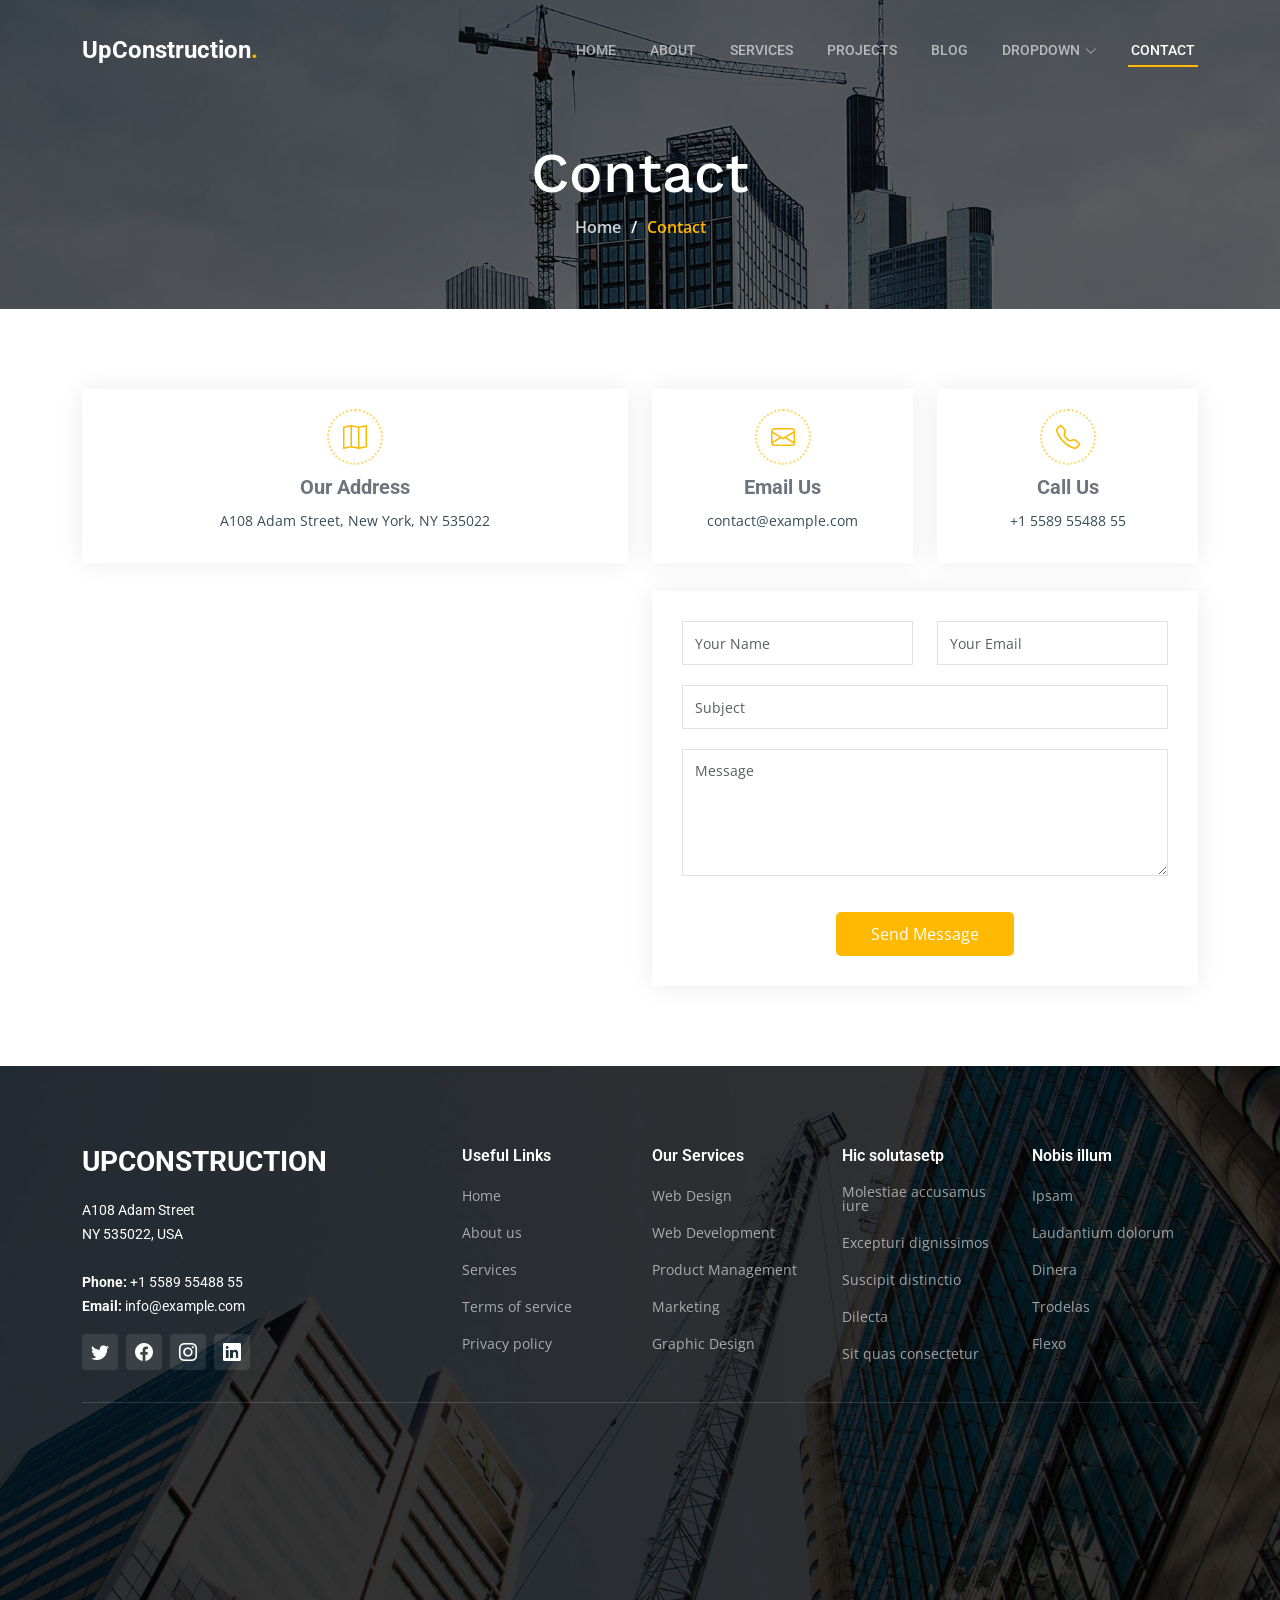
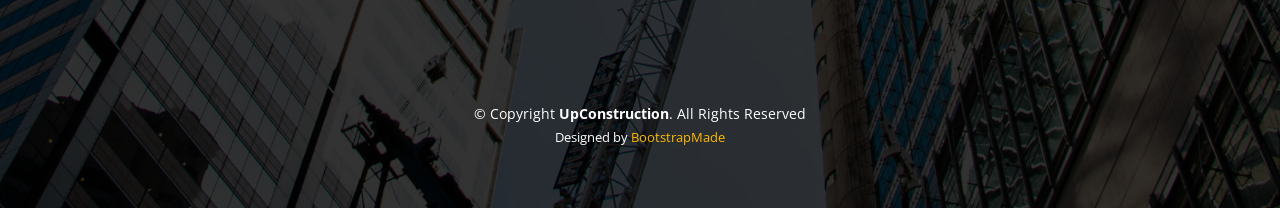
<file: contact.html>
<!DOCTYPE html>
<html lang="en">

<head>
  <meta charset="utf-8">
  <meta content="width=device-width, initial-scale=1.0" name="viewport">

  <title>UpConstruction Bootstrap Template - Contact</title>
  <meta content="" name="description">
  <meta content="" name="keywords">

  <!-- Favicons -->
  <link href="assets/img/favicon.png" rel="icon">
  <link href="assets/img/apple-touch-icon.png" rel="apple-touch-icon">

  <!-- Google Fonts -->
  <link rel="preconnect" href="https://fonts.googleapis.com">
  <link rel="preconnect" href="https://fonts.gstatic.com" crossorigin>
  <link href="https://fonts.googleapis.com/css2?family=Open+Sans:ital,wght@0,300;0,400;0,500;0,600;0,700;1,300;1,400;1,600;1,700&family=Roboto:ital,wght@0,300;0,400;0,500;0,600;0,700;1,300;1,400;1,500;1,600;1,700&family=Work+Sans:ital,wght@0,300;0,400;0,500;0,600;0,700;1,300;1,400;1,500;1,600;1,700&display=swap" rel="stylesheet">

  <!-- Vendor CSS Files -->
  <link href="assets/vendor/bootstrap/css/bootstrap.min.css" rel="stylesheet">
  <link href="assets/vendor/bootstrap-icons/bootstrap-icons.css" rel="stylesheet">
  <link href="assets/vendor/fontawesome-free/css/all.min.css" rel="stylesheet">
  <link href="assets/vendor/aos/aos.css" rel="stylesheet">
  <link href="assets/vendor/glightbox/css/glightbox.min.css" rel="stylesheet">
  <link href="assets/vendor/swiper/swiper-bundle.min.css" rel="stylesheet">

  <!-- Template Main CSS File -->
  <link href="assets/css/main.css" rel="stylesheet">

  <!-- =======================================================
  * Template Name: UpConstruction
  * Updated: May 30 2023 with Bootstrap v5.3.0
  * Template URL: https://bootstrapmade.com/upconstruction-bootstrap-construction-website-template/
  * Author: BootstrapMade.com
  * License: https://bootstrapmade.com/license/
  ======================================================== -->
</head>

<body>

  <!-- ======= Header ======= -->
  <header id="header" class="header d-flex align-items-center">
    <div class="container-fluid container-xl d-flex align-items-center justify-content-between">

      <a href="index.html" class="logo d-flex align-items-center">
        <!-- Uncomment the line below if you also wish to use an image logo -->
        <!-- <img src="assets/img/logo.png" alt=""> -->
        <h1>UpConstruction<span>.</span></h1>
      </a>

      <i class="mobile-nav-toggle mobile-nav-show bi bi-list"></i>
      <i class="mobile-nav-toggle mobile-nav-hide d-none bi bi-x"></i>
      <nav id="navbar" class="navbar">
        <ul>
          <li><a href="index.html">Home</a></li>
          <li><a href="about.html">About</a></li>
          <li><a href="services.html">Services</a></li>
          <li><a href="projects.html">Projects</a></li>
          <li><a href="blog.html">Blog</a></li>
          <li class="dropdown"><a href="#"><span>Dropdown</span> <i class="bi bi-chevron-down dropdown-indicator"></i></a>
            <ul>
              <li><a href="#">Dropdown 1</a></li>
              <li class="dropdown"><a href="#"><span>Deep Dropdown</span> <i class="bi bi-chevron-down dropdown-indicator"></i></a>
                <ul>
                  <li><a href="#">Deep Dropdown 1</a></li>
                  <li><a href="#">Deep Dropdown 2</a></li>
                  <li><a href="#">Deep Dropdown 3</a></li>
                  <li><a href="#">Deep Dropdown 4</a></li>
                  <li><a href="#">Deep Dropdown 5</a></li>
                </ul>
              </li>
              <li><a href="#">Dropdown 2</a></li>
              <li><a href="#">Dropdown 3</a></li>
              <li><a href="#">Dropdown 4</a></li>
            </ul>
          </li>
          <li><a href="contact.html" class="active">Contact</a></li>
        </ul>
      </nav><!-- .navbar -->

    </div>
  </header><!-- End Header -->

  <main id="main">

    <!-- ======= Breadcrumbs ======= -->
    <div class="breadcrumbs d-flex align-items-center" style="background-image: url('assets/img/breadcrumbs-bg.jpg');">
      <div class="container position-relative d-flex flex-column align-items-center" data-aos="fade">

        <h2>Contact</h2>
        <ol>
          <li><a href="index.html">Home</a></li>
          <li>Contact</li>
        </ol>

      </div>
    </div><!-- End Breadcrumbs -->

    <!-- ======= Contact Section ======= -->
    <section id="contact" class="contact">
      <div class="container" data-aos="fade-up" data-aos-delay="100">

        <div class="row gy-4">
          <div class="col-lg-6">
            <div class="info-item  d-flex flex-column justify-content-center align-items-center">
              <i class="bi bi-map"></i>
              <h3>Our Address</h3>
              <p>A108 Adam Street, New York, NY 535022</p>
            </div>
          </div><!-- End Info Item -->

          <div class="col-lg-3 col-md-6">
            <div class="info-item d-flex flex-column justify-content-center align-items-center">
              <i class="bi bi-envelope"></i>
              <h3>Email Us</h3>
              <p>contact@example.com</p>
            </div>
          </div><!-- End Info Item -->

          <div class="col-lg-3 col-md-6">
            <div class="info-item  d-flex flex-column justify-content-center align-items-center">
              <i class="bi bi-telephone"></i>
              <h3>Call Us</h3>
              <p>+1 5589 55488 55</p>
            </div>
          </div><!-- End Info Item -->

        </div>

        <div class="row gy-4 mt-1">

          <div class="col-lg-6 ">
            <iframe src="https://www.google.com/maps/embed?pb=!1m14!1m8!1m3!1d12097.433213460943!2d-74.0062269!3d40.7101282!3m2!1i1024!2i768!4f13.1!3m3!1m2!1s0x0%3A0xb89d1fe6bc499443!2sDowntown+Conference+Center!5e0!3m2!1smk!2sbg!4v1539943755621" frameborder="0" style="border:0; width: 100%; height: 384px;" allowfullscreen></iframe>
          </div><!-- End Google Maps -->

          <div class="col-lg-6">
            <form action="forms/contact.php" method="post" role="form" class="php-email-form">
              <div class="row gy-4">
                <div class="col-lg-6 form-group">
                  <input type="text" name="name" class="form-control" id="name" placeholder="Your Name" required>
                </div>
                <div class="col-lg-6 form-group">
                  <input type="email" class="form-control" name="email" id="email" placeholder="Your Email" required>
                </div>
              </div>
              <div class="form-group">
                <input type="text" class="form-control" name="subject" id="subject" placeholder="Subject" required>
              </div>
              <div class="form-group">
                <textarea class="form-control" name="message" rows="5" placeholder="Message" required></textarea>
              </div>
              <div class="my-3">
                <div class="loading">Loading</div>
                <div class="error-message"></div>
                <div class="sent-message">Your message has been sent. Thank you!</div>
              </div>
              <div class="text-center"><button type="submit">Send Message</button></div>
            </form>
          </div><!-- End Contact Form -->

        </div>

      </div>
    </section><!-- End Contact Section -->

  </main><!-- End #main -->

  <!-- ======= Footer ======= -->
  <footer id="footer" class="footer">

    <div class="footer-content position-relative">
      <div class="container">
        <div class="row">

          <div class="col-lg-4 col-md-6">
            <div class="footer-info">
              <h3>UpConstruction</h3>
              <p>
                A108 Adam Street <br>
                NY 535022, USA<br><br>
                <strong>Phone:</strong> +1 5589 55488 55<br>
                <strong>Email:</strong> info@example.com<br>
              </p>
              <div class="social-links d-flex mt-3">
                <a href="#" class="d-flex align-items-center justify-content-center"><i class="bi bi-twitter"></i></a>
                <a href="#" class="d-flex align-items-center justify-content-center"><i class="bi bi-facebook"></i></a>
                <a href="#" class="d-flex align-items-center justify-content-center"><i class="bi bi-instagram"></i></a>
                <a href="#" class="d-flex align-items-center justify-content-center"><i class="bi bi-linkedin"></i></a>
              </div>
            </div>
          </div><!-- End footer info column-->

          <div class="col-lg-2 col-md-3 footer-links">
            <h4>Useful Links</h4>
            <ul>
              <li><a href="#">Home</a></li>
              <li><a href="#">About us</a></li>
              <li><a href="#">Services</a></li>
              <li><a href="#">Terms of service</a></li>
              <li><a href="#">Privacy policy</a></li>
            </ul>
          </div><!-- End footer links column-->

          <div class="col-lg-2 col-md-3 footer-links">
            <h4>Our Services</h4>
            <ul>
              <li><a href="#">Web Design</a></li>
              <li><a href="#">Web Development</a></li>
              <li><a href="#">Product Management</a></li>
              <li><a href="#">Marketing</a></li>
              <li><a href="#">Graphic Design</a></li>
            </ul>
          </div><!-- End footer links column-->

          <div class="col-lg-2 col-md-3 footer-links">
            <h4>Hic solutasetp</h4>
            <ul>
              <li><a href="#">Molestiae accusamus iure</a></li>
              <li><a href="#">Excepturi dignissimos</a></li>
              <li><a href="#">Suscipit distinctio</a></li>
              <li><a href="#">Dilecta</a></li>
              <li><a href="#">Sit quas consectetur</a></li>
            </ul>
          </div><!-- End footer links column-->

          <div class="col-lg-2 col-md-3 footer-links">
            <h4>Nobis illum</h4>
            <ul>
              <li><a href="#">Ipsam</a></li>
              <li><a href="#">Laudantium dolorum</a></li>
              <li><a href="#">Dinera</a></li>
              <li><a href="#">Trodelas</a></li>
              <li><a href="#">Flexo</a></li>
            </ul>
          </div><!-- End footer links column-->

        </div>
      </div>
    </div>

    <div class="footer-legal text-center position-relative">
      <div class="container">
        <div class="copyright">
          &copy; Copyright <strong><span>UpConstruction</span></strong>. All Rights Reserved
        </div>
        <div class="credits">
          <!-- All the links in the footer should remain intact. -->
          <!-- You can delete the links only if you purchased the pro version. -->
          <!-- Licensing information: https://bootstrapmade.com/license/ -->
          <!-- Purchase the pro version with working PHP/AJAX contact form: https://bootstrapmade.com/upconstruction-bootstrap-construction-website-template/ -->
          Designed by <a href="https://bootstrapmade.com/">BootstrapMade</a>
        </div>
      </div>
    </div>

  </footer>
  <!-- End Footer -->

  <a href="#" class="scroll-top d-flex align-items-center justify-content-center"><i class="bi bi-arrow-up-short"></i></a>

  <div id="preloader"></div>

  <!-- Vendor JS Files -->
  <script src="assets/vendor/bootstrap/js/bootstrap.bundle.min.js"></script>
  <script src="assets/vendor/aos/aos.js"></script>
  <script src="assets/vendor/glightbox/js/glightbox.min.js"></script>
  <script src="assets/vendor/isotope-layout/isotope.pkgd.min.js"></script>
  <script src="assets/vendor/swiper/swiper-bundle.min.js"></script>
  <script src="assets/vendor/purecounter/purecounter_vanilla.js"></script>
  <script src="assets/vendor/php-email-form/validate.js"></script>

  <!-- Template Main JS File -->
  <script src="assets/js/main.js"></script>

</body>

</html>
</file>
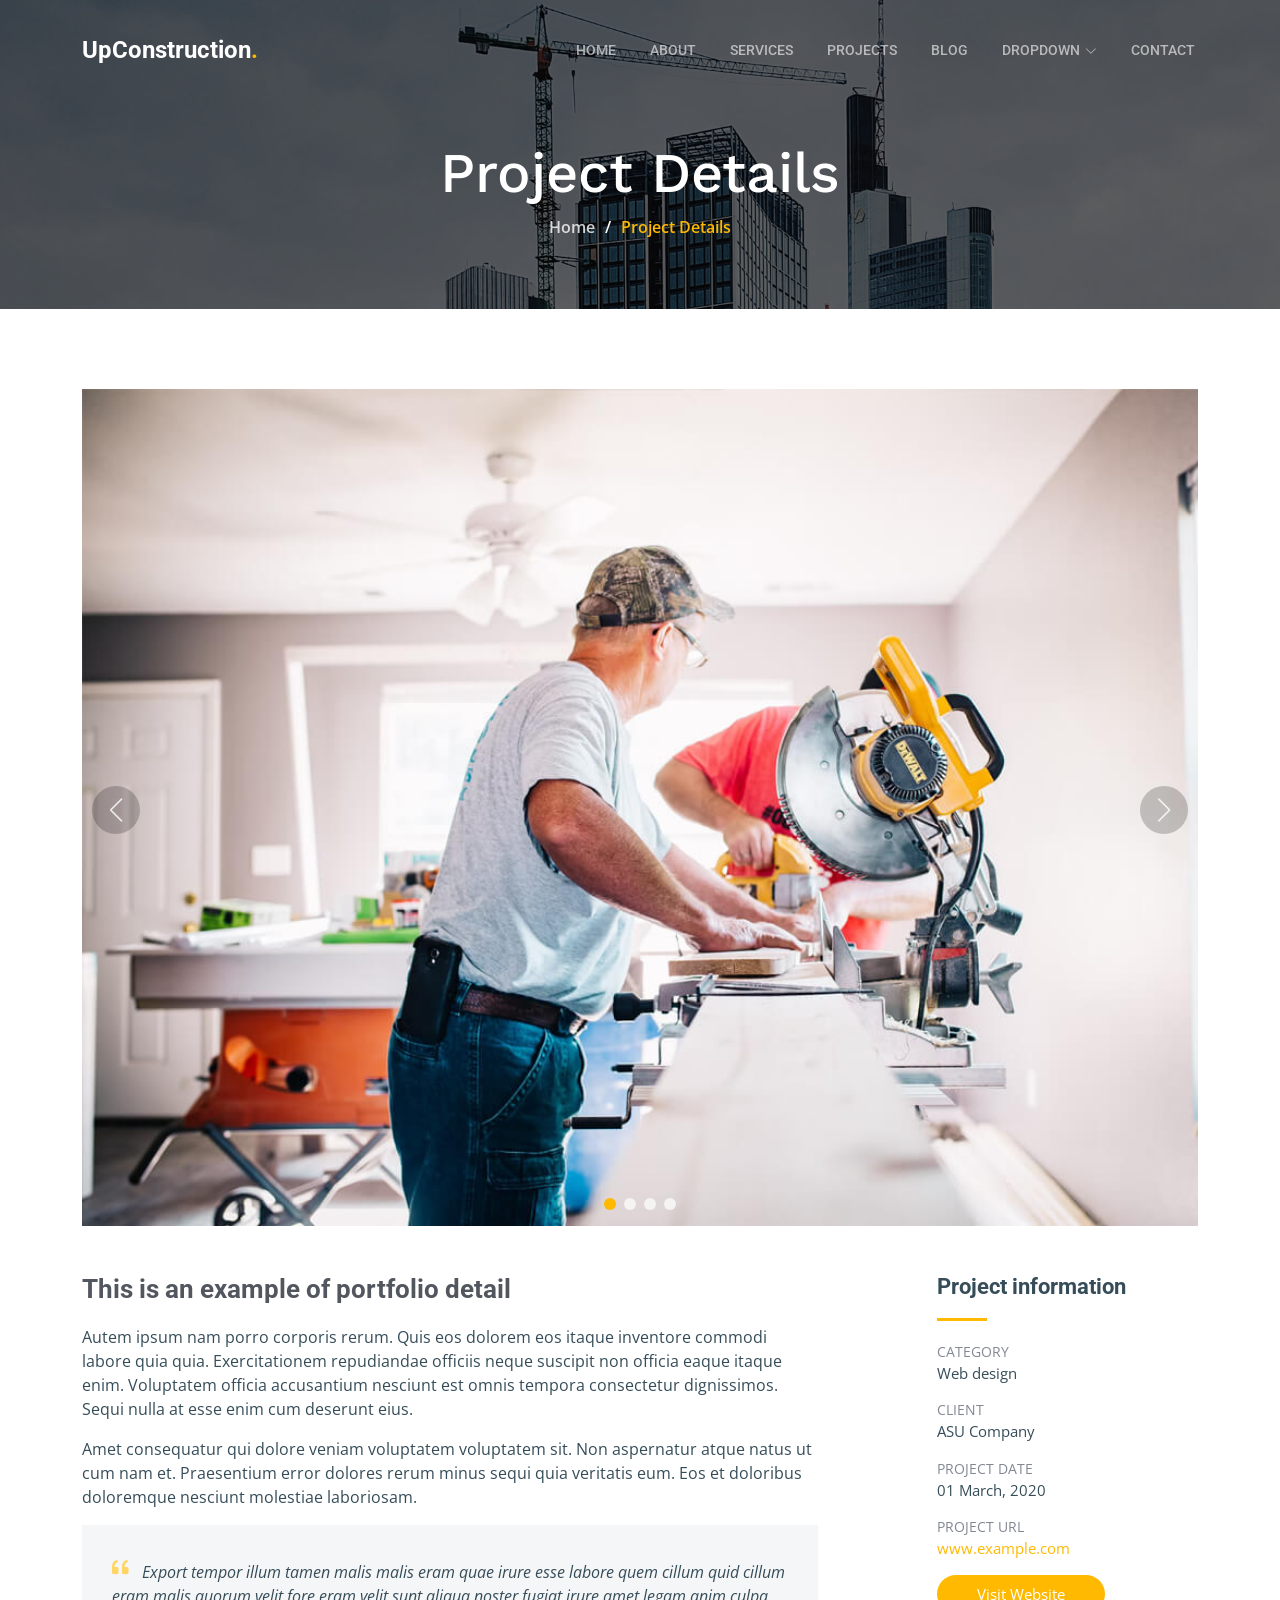
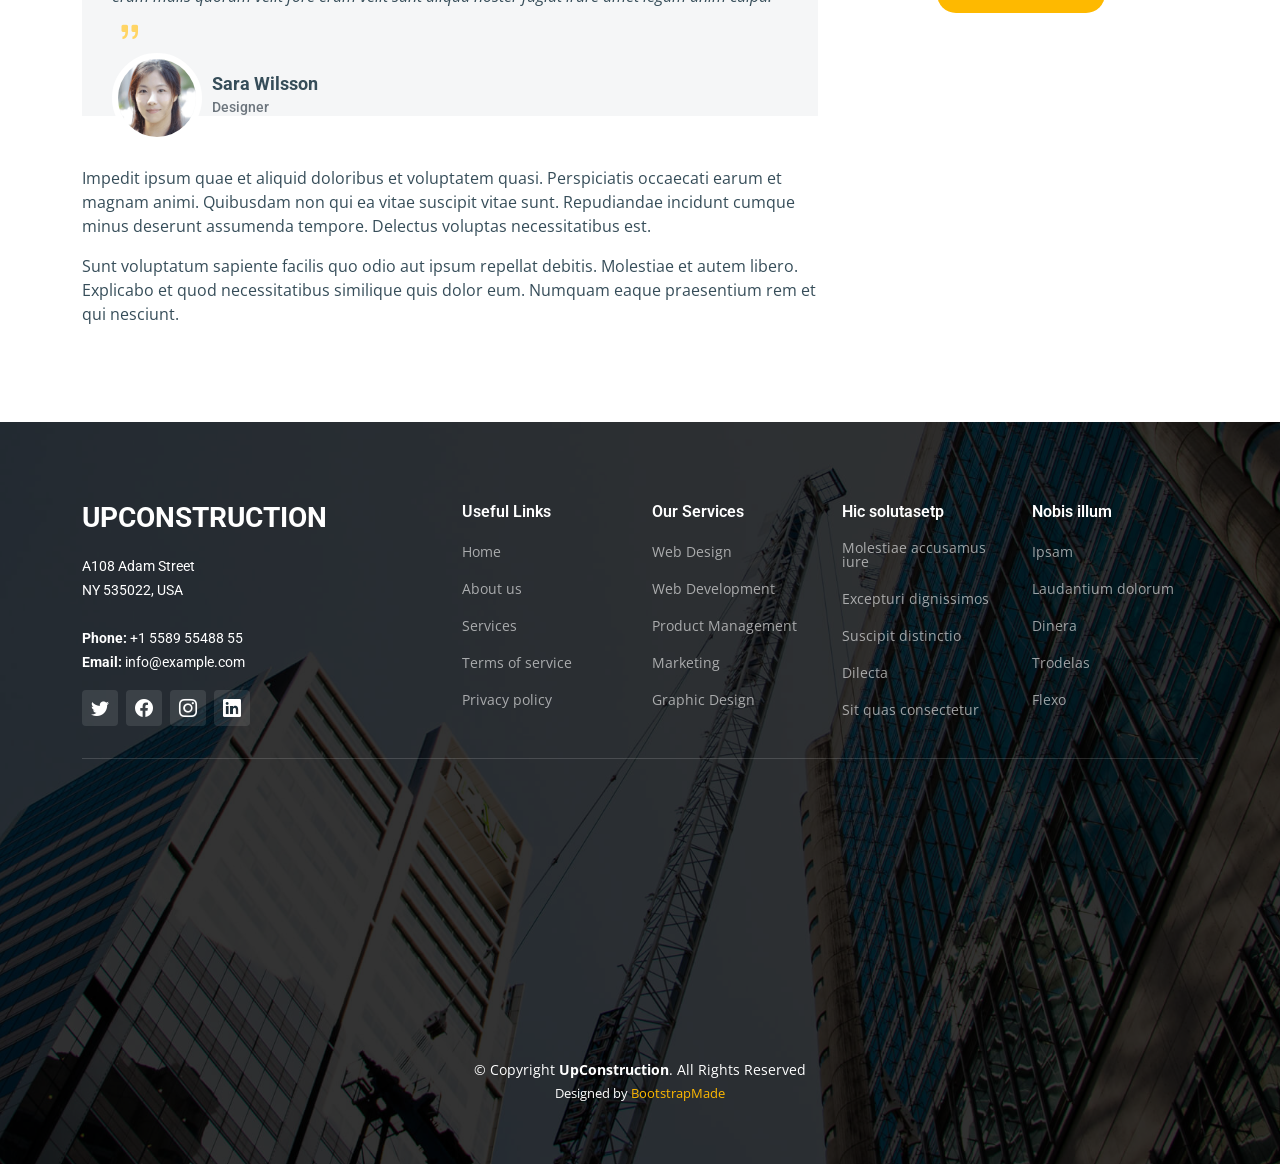
<file: project-details.html>
<!DOCTYPE html>
<html lang="en">

<head>
  <meta charset="utf-8">
  <meta content="width=device-width, initial-scale=1.0" name="viewport">

  <title>UpConstruction Bootstrap Template - Project Details</title>
  <meta content="" name="description">
  <meta content="" name="keywords">

  <!-- Favicons -->
  <link href="assets/img/favicon.png" rel="icon">
  <link href="assets/img/apple-touch-icon.png" rel="apple-touch-icon">

  <!-- Google Fonts -->
  <link rel="preconnect" href="https://fonts.googleapis.com">
  <link rel="preconnect" href="https://fonts.gstatic.com" crossorigin>
  <link href="https://fonts.googleapis.com/css2?family=Open+Sans:ital,wght@0,300;0,400;0,500;0,600;0,700;1,300;1,400;1,600;1,700&family=Roboto:ital,wght@0,300;0,400;0,500;0,600;0,700;1,300;1,400;1,500;1,600;1,700&family=Work+Sans:ital,wght@0,300;0,400;0,500;0,600;0,700;1,300;1,400;1,500;1,600;1,700&display=swap" rel="stylesheet">

  <!-- Vendor CSS Files -->
  <link href="assets/vendor/bootstrap/css/bootstrap.min.css" rel="stylesheet">
  <link href="assets/vendor/bootstrap-icons/bootstrap-icons.css" rel="stylesheet">
  <link href="assets/vendor/fontawesome-free/css/all.min.css" rel="stylesheet">
  <link href="assets/vendor/aos/aos.css" rel="stylesheet">
  <link href="assets/vendor/glightbox/css/glightbox.min.css" rel="stylesheet">
  <link href="assets/vendor/swiper/swiper-bundle.min.css" rel="stylesheet">

  <!-- Template Main CSS File -->
  <link href="assets/css/main.css" rel="stylesheet">

  <!-- =======================================================
  * Template Name: UpConstruction
  * Updated: May 30 2023 with Bootstrap v5.3.0
  * Template URL: https://bootstrapmade.com/upconstruction-bootstrap-construction-website-template/
  * Author: BootstrapMade.com
  * License: https://bootstrapmade.com/license/
  ======================================================== -->
</head>

<body>

  <!-- ======= Header ======= -->
  <header id="header" class="header d-flex align-items-center">
    <div class="container-fluid container-xl d-flex align-items-center justify-content-between">

      <a href="index.html" class="logo d-flex align-items-center">
        <!-- Uncomment the line below if you also wish to use an image logo -->
        <!-- <img src="assets/img/logo.png" alt=""> -->
        <h1>UpConstruction<span>.</span></h1>
      </a>

      <i class="mobile-nav-toggle mobile-nav-show bi bi-list"></i>
      <i class="mobile-nav-toggle mobile-nav-hide d-none bi bi-x"></i>
      <nav id="navbar" class="navbar">
        <ul>
          <li><a href="index.html">Home</a></li>
          <li><a href="about.html">About</a></li>
          <li><a href="services.html">Services</a></li>
          <li><a href="projects.html">Projects</a></li>
          <li><a href="blog.html">Blog</a></li>
          <li class="dropdown"><a href="#"><span>Dropdown</span> <i class="bi bi-chevron-down dropdown-indicator"></i></a>
            <ul>
              <li><a href="#">Dropdown 1</a></li>
              <li class="dropdown"><a href="#"><span>Deep Dropdown</span> <i class="bi bi-chevron-down dropdown-indicator"></i></a>
                <ul>
                  <li><a href="#">Deep Dropdown 1</a></li>
                  <li><a href="#">Deep Dropdown 2</a></li>
                  <li><a href="#">Deep Dropdown 3</a></li>
                  <li><a href="#">Deep Dropdown 4</a></li>
                  <li><a href="#">Deep Dropdown 5</a></li>
                </ul>
              </li>
              <li><a href="#">Dropdown 2</a></li>
              <li><a href="#">Dropdown 3</a></li>
              <li><a href="#">Dropdown 4</a></li>
            </ul>
          </li>
          <li><a href="contact.html">Contact</a></li>
        </ul>
      </nav><!-- .navbar -->

    </div>
  </header><!-- End Header -->

  <main id="main">

    <!-- ======= Breadcrumbs ======= -->
    <div class="breadcrumbs d-flex align-items-center" style="background-image: url('assets/img/breadcrumbs-bg.jpg');">
      <div class="container position-relative d-flex flex-column align-items-center" data-aos="fade">

        <h2>Project Details</h2>
        <ol>
          <li><a href="index.html">Home</a></li>
          <li>Project Details</li>
        </ol>

      </div>
    </div><!-- End Breadcrumbs -->

    <!-- ======= Projet Details Section ======= -->
    <section id="project-details" class="project-details">
      <div class="container" data-aos="fade-up" data-aos-delay="100">

        <div class="position-relative h-100">
          <div class="slides-1 portfolio-details-slider swiper">
            <div class="swiper-wrapper align-items-center">

              <div class="swiper-slide">
                <img src="assets/img/projects/remodeling-1.jpg" alt="">
              </div>

              <div class="swiper-slide">
                <img src="assets/img/projects/construction-1.jpg" alt="">
              </div>

              <div class="swiper-slide">
                <img src="assets/img/projects/design-1.jpg" alt="">
              </div>

              <div class="swiper-slide">
                <img src="assets/img/projects/repairs-1.jpg" alt="">
              </div>

            </div>
            <div class="swiper-pagination"></div>
          </div>
          <div class="swiper-button-prev"></div>
          <div class="swiper-button-next"></div>

        </div>

        <div class="row justify-content-between gy-4 mt-4">

          <div class="col-lg-8">
            <div class="portfolio-description">
              <h2>This is an example of portfolio detail</h2>
              <p>
                Autem ipsum nam porro corporis rerum. Quis eos dolorem eos itaque inventore commodi labore quia quia. Exercitationem repudiandae officiis neque suscipit non officia eaque itaque enim. Voluptatem officia accusantium nesciunt est omnis tempora consectetur dignissimos. Sequi nulla at esse enim cum deserunt eius.
              </p>
              <p>
                Amet consequatur qui dolore veniam voluptatem voluptatem sit. Non aspernatur atque natus ut cum nam et. Praesentium error dolores rerum minus sequi quia veritatis eum. Eos et doloribus doloremque nesciunt molestiae laboriosam.
              </p>

              <div class="testimonial-item">
                <p>
                  <i class="bi bi-quote quote-icon-left"></i>
                  Export tempor illum tamen malis malis eram quae irure esse labore quem cillum quid cillum eram malis quorum velit fore eram velit sunt aliqua noster fugiat irure amet legam anim culpa.
                  <i class="bi bi-quote quote-icon-right"></i>
                </p>
                <div>
                  <img src="assets/img/testimonials/testimonials-2.jpg" class="testimonial-img" alt="">
                  <h3>Sara Wilsson</h3>
                  <h4>Designer</h4>
                </div>
              </div>

              <p>
                Impedit ipsum quae et aliquid doloribus et voluptatem quasi. Perspiciatis occaecati earum et magnam animi. Quibusdam non qui ea vitae suscipit vitae sunt. Repudiandae incidunt cumque minus deserunt assumenda tempore. Delectus voluptas necessitatibus est.

              <p>
                Sunt voluptatum sapiente facilis quo odio aut ipsum repellat debitis. Molestiae et autem libero. Explicabo et quod necessitatibus similique quis dolor eum. Numquam eaque praesentium rem et qui nesciunt.
              </p>

            </div>
          </div>

          <div class="col-lg-3">
            <div class="portfolio-info">
              <h3>Project information</h3>
              <ul>
                <li><strong>Category</strong> <span>Web design</span></li>
                <li><strong>Client</strong> <span>ASU Company</span></li>
                <li><strong>Project date</strong> <span>01 March, 2020</span></li>
                <li><strong>Project URL</strong> <a href="#">www.example.com</a></li>
                <li><a href="#" class="btn-visit align-self-start">Visit Website</a></li>
              </ul>
            </div>
          </div>

        </div>

      </div>
    </section><!-- End Projet Details Section -->

  </main><!-- End #main -->

  <!-- ======= Footer ======= -->
  <footer id="footer" class="footer">

    <div class="footer-content position-relative">
      <div class="container">
        <div class="row">

          <div class="col-lg-4 col-md-6">
            <div class="footer-info">
              <h3>UpConstruction</h3>
              <p>
                A108 Adam Street <br>
                NY 535022, USA<br><br>
                <strong>Phone:</strong> +1 5589 55488 55<br>
                <strong>Email:</strong> info@example.com<br>
              </p>
              <div class="social-links d-flex mt-3">
                <a href="#" class="d-flex align-items-center justify-content-center"><i class="bi bi-twitter"></i></a>
                <a href="#" class="d-flex align-items-center justify-content-center"><i class="bi bi-facebook"></i></a>
                <a href="#" class="d-flex align-items-center justify-content-center"><i class="bi bi-instagram"></i></a>
                <a href="#" class="d-flex align-items-center justify-content-center"><i class="bi bi-linkedin"></i></a>
              </div>
            </div>
          </div><!-- End footer info column-->

          <div class="col-lg-2 col-md-3 footer-links">
            <h4>Useful Links</h4>
            <ul>
              <li><a href="#">Home</a></li>
              <li><a href="#">About us</a></li>
              <li><a href="#">Services</a></li>
              <li><a href="#">Terms of service</a></li>
              <li><a href="#">Privacy policy</a></li>
            </ul>
          </div><!-- End footer links column-->

          <div class="col-lg-2 col-md-3 footer-links">
            <h4>Our Services</h4>
            <ul>
              <li><a href="#">Web Design</a></li>
              <li><a href="#">Web Development</a></li>
              <li><a href="#">Product Management</a></li>
              <li><a href="#">Marketing</a></li>
              <li><a href="#">Graphic Design</a></li>
            </ul>
          </div><!-- End footer links column-->

          <div class="col-lg-2 col-md-3 footer-links">
            <h4>Hic solutasetp</h4>
            <ul>
              <li><a href="#">Molestiae accusamus iure</a></li>
              <li><a href="#">Excepturi dignissimos</a></li>
              <li><a href="#">Suscipit distinctio</a></li>
              <li><a href="#">Dilecta</a></li>
              <li><a href="#">Sit quas consectetur</a></li>
            </ul>
          </div><!-- End footer links column-->

          <div class="col-lg-2 col-md-3 footer-links">
            <h4>Nobis illum</h4>
            <ul>
              <li><a href="#">Ipsam</a></li>
              <li><a href="#">Laudantium dolorum</a></li>
              <li><a href="#">Dinera</a></li>
              <li><a href="#">Trodelas</a></li>
              <li><a href="#">Flexo</a></li>
            </ul>
          </div><!-- End footer links column-->

        </div>
      </div>
    </div>

    <div class="footer-legal text-center position-relative">
      <div class="container">
        <div class="copyright">
          &copy; Copyright <strong><span>UpConstruction</span></strong>. All Rights Reserved
        </div>
        <div class="credits">
          <!-- All the links in the footer should remain intact. -->
          <!-- You can delete the links only if you purchased the pro version. -->
          <!-- Licensing information: https://bootstrapmade.com/license/ -->
          <!-- Purchase the pro version with working PHP/AJAX contact form: https://bootstrapmade.com/upconstruction-bootstrap-construction-website-template/ -->
          Designed by <a href="https://bootstrapmade.com/">BootstrapMade</a>
        </div>
      </div>
    </div>

  </footer>
  <!-- End Footer -->

  <a href="#" class="scroll-top d-flex align-items-center justify-content-center"><i class="bi bi-arrow-up-short"></i></a>

  <div id="preloader"></div>

  <!-- Vendor JS Files -->
  <script src="assets/vendor/bootstrap/js/bootstrap.bundle.min.js"></script>
  <script src="assets/vendor/aos/aos.js"></script>
  <script src="assets/vendor/glightbox/js/glightbox.min.js"></script>
  <script src="assets/vendor/isotope-layout/isotope.pkgd.min.js"></script>
  <script src="assets/vendor/swiper/swiper-bundle.min.js"></script>
  <script src="assets/vendor/purecounter/purecounter_vanilla.js"></script>
  <script src="assets/vendor/php-email-form/validate.js"></script>

  <!-- Template Main JS File -->
  <script src="assets/js/main.js"></script>

</body>

</html>
</file>
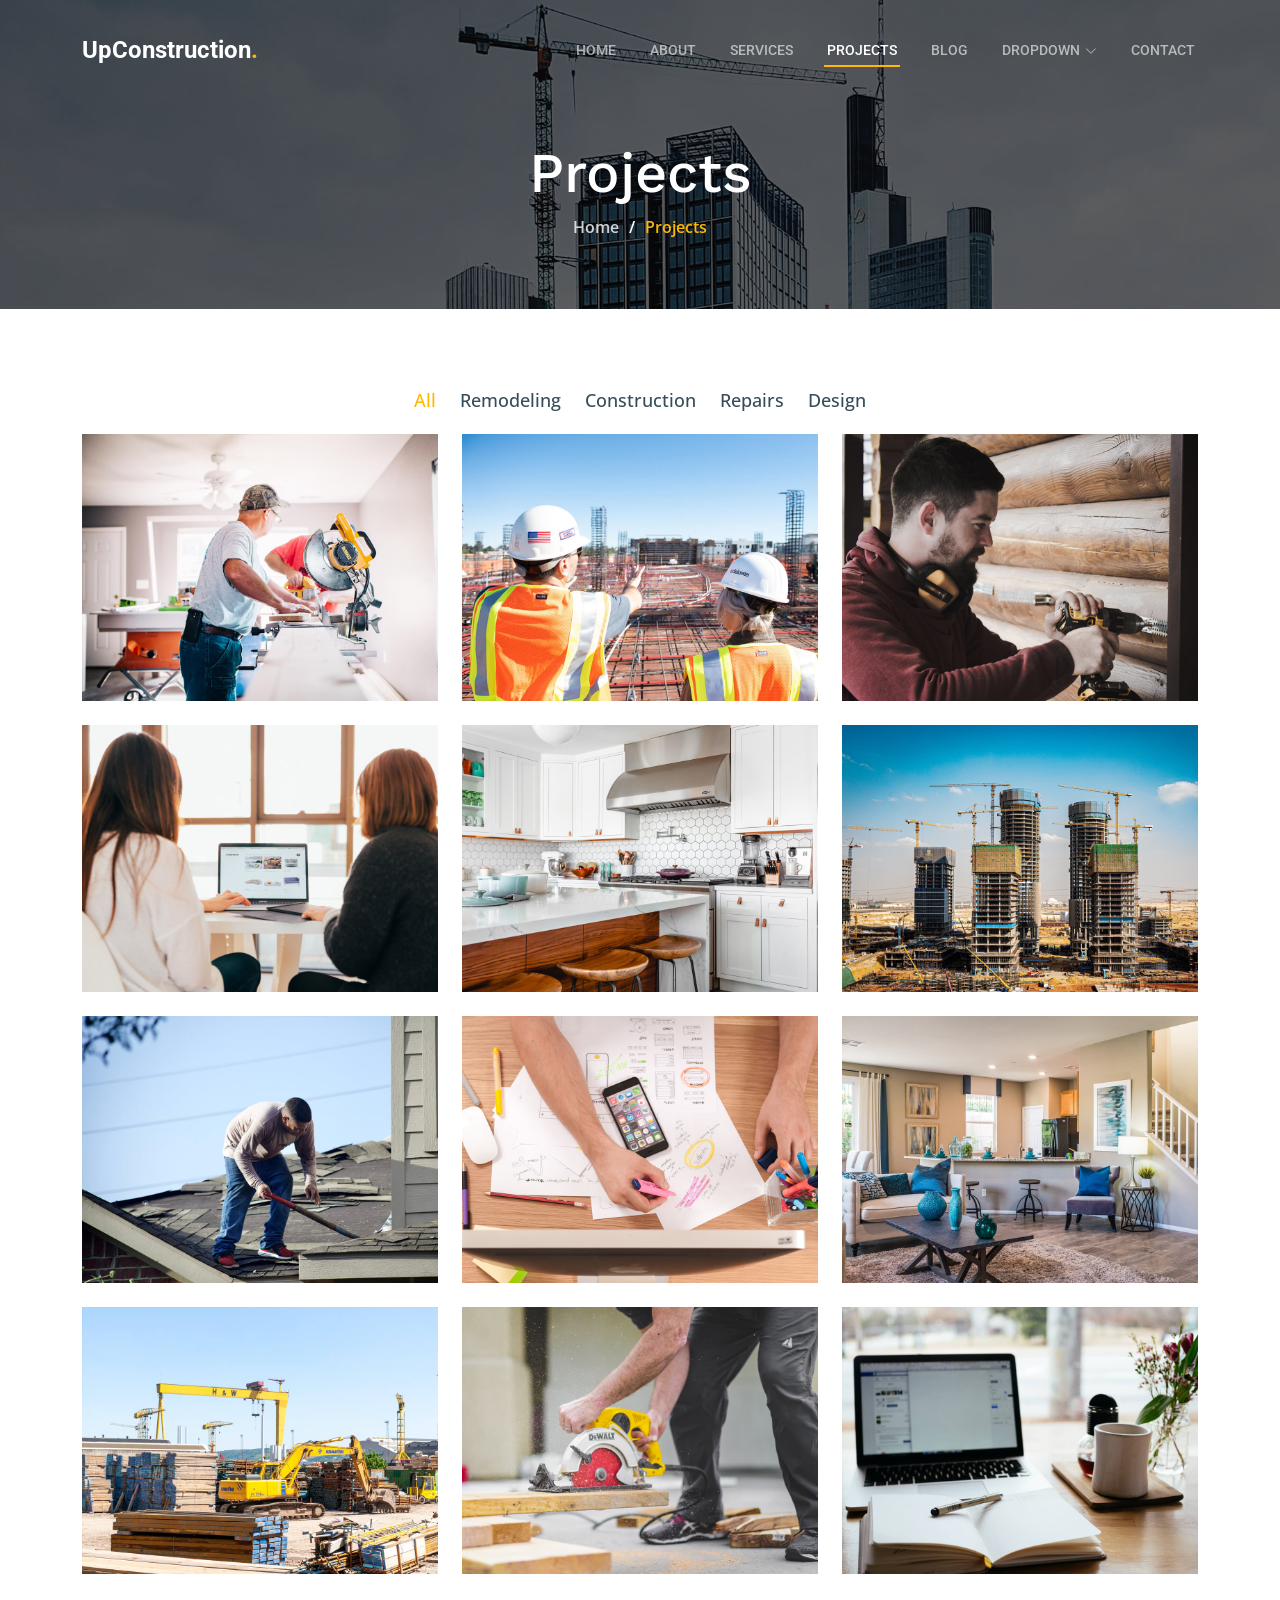
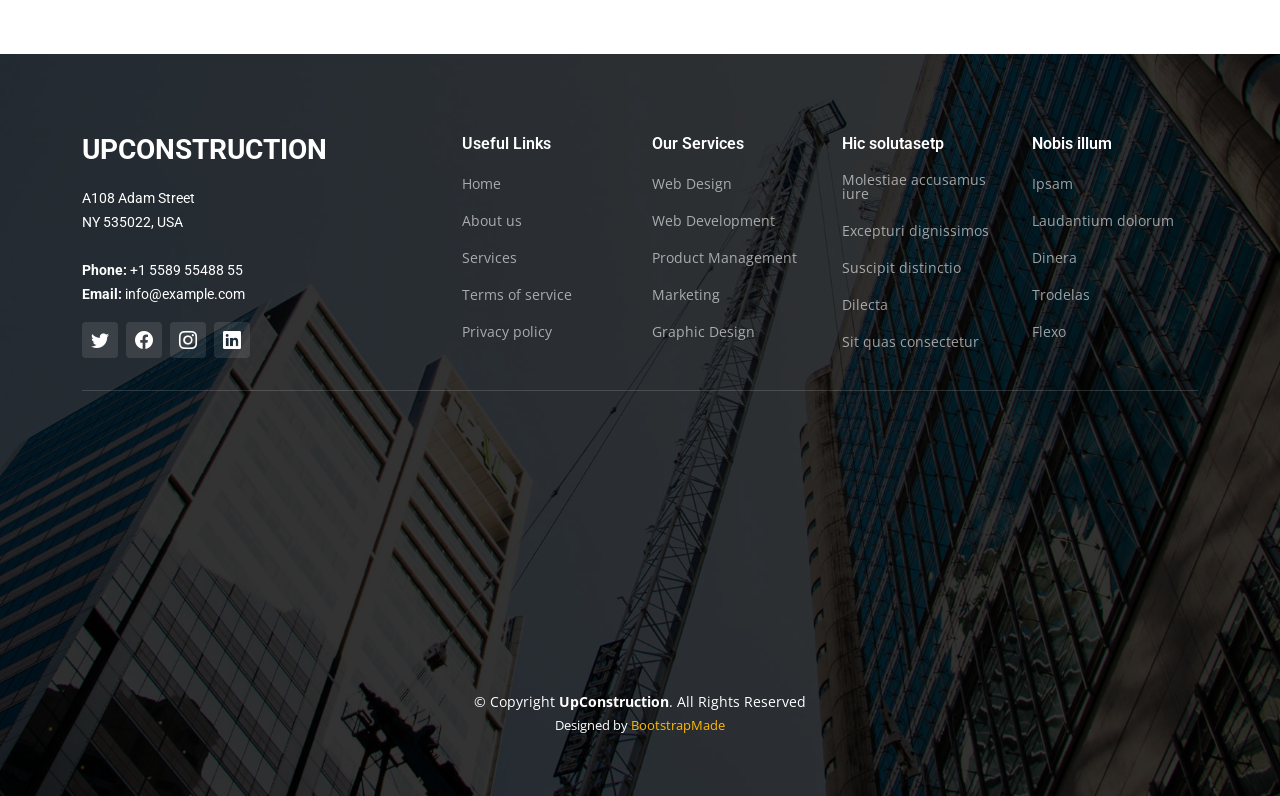
<file: projects.html>
<!DOCTYPE html>
<html lang="en">

<head>
  <meta charset="utf-8">
  <meta content="width=device-width, initial-scale=1.0" name="viewport">

  <title>UpConstruction Bootstrap Template - Projects</title>
  <meta content="" name="description">
  <meta content="" name="keywords">

  <!-- Favicons -->
  <link href="assets/img/favicon.png" rel="icon">
  <link href="assets/img/apple-touch-icon.png" rel="apple-touch-icon">

  <!-- Google Fonts -->
  <link rel="preconnect" href="https://fonts.googleapis.com">
  <link rel="preconnect" href="https://fonts.gstatic.com" crossorigin>
  <link href="https://fonts.googleapis.com/css2?family=Open+Sans:ital,wght@0,300;0,400;0,500;0,600;0,700;1,300;1,400;1,600;1,700&family=Roboto:ital,wght@0,300;0,400;0,500;0,600;0,700;1,300;1,400;1,500;1,600;1,700&family=Work+Sans:ital,wght@0,300;0,400;0,500;0,600;0,700;1,300;1,400;1,500;1,600;1,700&display=swap" rel="stylesheet">

  <!-- Vendor CSS Files -->
  <link href="assets/vendor/bootstrap/css/bootstrap.min.css" rel="stylesheet">
  <link href="assets/vendor/bootstrap-icons/bootstrap-icons.css" rel="stylesheet">
  <link href="assets/vendor/fontawesome-free/css/all.min.css" rel="stylesheet">
  <link href="assets/vendor/aos/aos.css" rel="stylesheet">
  <link href="assets/vendor/glightbox/css/glightbox.min.css" rel="stylesheet">
  <link href="assets/vendor/swiper/swiper-bundle.min.css" rel="stylesheet">

  <!-- Template Main CSS File -->
  <link href="assets/css/main.css" rel="stylesheet">

  <!-- =======================================================
  * Template Name: UpConstruction
  * Updated: May 30 2023 with Bootstrap v5.3.0
  * Template URL: https://bootstrapmade.com/upconstruction-bootstrap-construction-website-template/
  * Author: BootstrapMade.com
  * License: https://bootstrapmade.com/license/
  ======================================================== -->
</head>

<body>

  <!-- ======= Header ======= -->
  <header id="header" class="header d-flex align-items-center">
    <div class="container-fluid container-xl d-flex align-items-center justify-content-between">

      <a href="index.html" class="logo d-flex align-items-center">
        <!-- Uncomment the line below if you also wish to use an image logo -->
        <!-- <img src="assets/img/logo.png" alt=""> -->
        <h1>UpConstruction<span>.</span></h1>
      </a>

      <i class="mobile-nav-toggle mobile-nav-show bi bi-list"></i>
      <i class="mobile-nav-toggle mobile-nav-hide d-none bi bi-x"></i>
      <nav id="navbar" class="navbar">
        <ul>
          <li><a href="index.html">Home</a></li>
          <li><a href="about.html">About</a></li>
          <li><a href="services.html">Services</a></li>
          <li><a href="projects.html" class="active">Projects</a></li>
          <li><a href="blog.html">Blog</a></li>
          <li class="dropdown"><a href="#"><span>Dropdown</span> <i class="bi bi-chevron-down dropdown-indicator"></i></a>
            <ul>
              <li><a href="#">Dropdown 1</a></li>
              <li class="dropdown"><a href="#"><span>Deep Dropdown</span> <i class="bi bi-chevron-down dropdown-indicator"></i></a>
                <ul>
                  <li><a href="#">Deep Dropdown 1</a></li>
                  <li><a href="#">Deep Dropdown 2</a></li>
                  <li><a href="#">Deep Dropdown 3</a></li>
                  <li><a href="#">Deep Dropdown 4</a></li>
                  <li><a href="#">Deep Dropdown 5</a></li>
                </ul>
              </li>
              <li><a href="#">Dropdown 2</a></li>
              <li><a href="#">Dropdown 3</a></li>
              <li><a href="#">Dropdown 4</a></li>
            </ul>
          </li>
          <li><a href="contact.html">Contact</a></li>
        </ul>
      </nav><!-- .navbar -->

    </div>
  </header><!-- End Header -->

  <main id="main">

    <!-- ======= Breadcrumbs ======= -->
    <div class="breadcrumbs d-flex align-items-center" style="background-image: url('assets/img/breadcrumbs-bg.jpg');">
      <div class="container position-relative d-flex flex-column align-items-center" data-aos="fade">

        <h2>Projects</h2>
        <ol>
          <li><a href="index.html">Home</a></li>
          <li>Projects</li>
        </ol>

      </div>
    </div><!-- End Breadcrumbs -->

    <!-- ======= Our Projects Section ======= -->
    <section id="projects" class="projects">
      <div class="container" data-aos="fade-up">

        <div class="portfolio-isotope" data-portfolio-filter="*" data-portfolio-layout="masonry" data-portfolio-sort="original-order">

          <ul class="portfolio-flters" data-aos="fade-up" data-aos-delay="100">
            <li data-filter="*" class="filter-active">All</li>
            <li data-filter=".filter-remodeling">Remodeling</li>
            <li data-filter=".filter-construction">Construction</li>
            <li data-filter=".filter-repairs">Repairs</li>
            <li data-filter=".filter-design">Design</li>
          </ul><!-- End Projects Filters -->

          <div class="row gy-4 portfolio-container" data-aos="fade-up" data-aos-delay="200">

            <div class="col-lg-4 col-md-6 portfolio-item filter-remodeling">
              <div class="portfolio-content h-100">
                <img src="assets/img/projects/remodeling-1.jpg" class="img-fluid" alt="">
                <div class="portfolio-info">
                  <h4>Remodeling 1</h4>
                  <p>Lorem ipsum, dolor sit amet consectetur</p>
                  <a href="assets/img/projects/remodeling-1.jpg" title="Remodeling 1" data-gallery="portfolio-gallery-remodeling" class="glightbox preview-link"><i class="bi bi-zoom-in"></i></a>
                  <a href="project-details.html" title="More Details" class="details-link"><i class="bi bi-link-45deg"></i></a>
                </div>
              </div>
            </div><!-- End Projects Item -->

            <div class="col-lg-4 col-md-6 portfolio-item filter-construction">
              <div class="portfolio-content h-100">
                <img src="assets/img/projects/construction-1.jpg" class="img-fluid" alt="">
                <div class="portfolio-info">
                  <h4>Construction 1</h4>
                  <p>Lorem ipsum, dolor sit amet consectetur</p>
                  <a href="assets/img/projects/construction-1.jpg" title="Construction 1" data-gallery="portfolio-gallery-construction" class="glightbox preview-link"><i class="bi bi-zoom-in"></i></a>
                  <a href="project-details.html" title="More Details" class="details-link"><i class="bi bi-link-45deg"></i></a>
                </div>
              </div>
            </div><!-- End Projects Item -->

            <div class="col-lg-4 col-md-6 portfolio-item filter-repairs">
              <div class="portfolio-content h-100">
                <img src="assets/img/projects/repairs-1.jpg" class="img-fluid" alt="">
                <div class="portfolio-info">
                  <h4>Repairs 1</h4>
                  <p>Lorem ipsum, dolor sit amet consectetur</p>
                  <a href="assets/img/projects/repairs-1.jpg" title="Repairs 1" data-gallery="portfolio-gallery-repairs" class="glightbox preview-link"><i class="bi bi-zoom-in"></i></a>
                  <a href="project-details.html" title="More Details" class="details-link"><i class="bi bi-link-45deg"></i></a>
                </div>
              </div>
            </div><!-- End Projects Item -->

            <div class="col-lg-4 col-md-6 portfolio-item filter-design">
              <div class="portfolio-content h-100">
                <img src="assets/img/projects/design-1.jpg" class="img-fluid" alt="">
                <div class="portfolio-info">
                  <h4>Design 1</h4>
                  <p>Lorem ipsum, dolor sit amet consectetur</p>
                  <a href="assets/img/projects/design-1.jpg" title="Repairs 1" data-gallery="portfolio-gallery-book" class="glightbox preview-link"><i class="bi bi-zoom-in"></i></a>
                  <a href="project-details.html" title="More Details" class="details-link"><i class="bi bi-link-45deg"></i></a>
                </div>
              </div>
            </div><!-- End Projects Item -->

            <div class="col-lg-4 col-md-6 portfolio-item filter-remodeling">
              <div class="portfolio-content h-100">
                <img src="assets/img/projects/remodeling-2.jpg" class="img-fluid" alt="">
                <div class="portfolio-info">
                  <h4>Remodeling 2</h4>
                  <p>Lorem ipsum, dolor sit amet consectetur</p>
                  <a href="assets/img/projects/remodeling-2.jpg" title="Remodeling 2" data-gallery="portfolio-gallery-remodeling" class="glightbox preview-link"><i class="bi bi-zoom-in"></i></a>
                  <a href="project-details.html" title="More Details" class="details-link"><i class="bi bi-link-45deg"></i></a>
                </div>
              </div>
            </div><!-- End Projects Item -->

            <div class="col-lg-4 col-md-6 portfolio-item filter-construction">
              <div class="portfolio-content h-100">
                <img src="assets/img/projects/construction-2.jpg" class="img-fluid" alt="">
                <div class="portfolio-info">
                  <h4>Construction 2</h4>
                  <p>Lorem ipsum, dolor sit amet consectetur</p>
                  <a href="assets/img/projects/construction-2.jpg" title="Construction 2" data-gallery="portfolio-gallery-construction" class="glightbox preview-link"><i class="bi bi-zoom-in"></i></a>
                  <a href="project-details.html" title="More Details" class="details-link"><i class="bi bi-link-45deg"></i></a>
                </div>
              </div>
            </div><!-- End Projects Item -->

            <div class="col-lg-4 col-md-6 portfolio-item filter-repairs">
              <div class="portfolio-content h-100">
                <img src="assets/img/projects/repairs-2.jpg" class="img-fluid" alt="">
                <div class="portfolio-info">
                  <h4>Repairs 2</h4>
                  <p>Lorem ipsum, dolor sit amet consectetur</p>
                  <a href="assets/img/projects/repairs-2.jpg" title="Repairs 2" data-gallery="portfolio-gallery-repairs" class="glightbox preview-link"><i class="bi bi-zoom-in"></i></a>
                  <a href="project-details.html" title="More Details" class="details-link"><i class="bi bi-link-45deg"></i></a>
                </div>
              </div>
            </div><!-- End Projects Item -->

            <div class="col-lg-4 col-md-6 portfolio-item filter-design">
              <div class="portfolio-content h-100">
                <img src="assets/img/projects/design-2.jpg" class="img-fluid" alt="">
                <div class="portfolio-info">
                  <h4>Design 2</h4>
                  <p>Lorem ipsum, dolor sit amet consectetur</p>
                  <a href="assets/img/projects/design-2.jpg" title="Repairs 2" data-gallery="portfolio-gallery-book" class="glightbox preview-link"><i class="bi bi-zoom-in"></i></a>
                  <a href="project-details.html" title="More Details" class="details-link"><i class="bi bi-link-45deg"></i></a>
                </div>
              </div>
            </div><!-- End Projects Item -->

            <div class="col-lg-4 col-md-6 portfolio-item filter-remodeling">
              <div class="portfolio-content h-100">
                <img src="assets/img/projects/remodeling-3.jpg" class="img-fluid" alt="">
                <div class="portfolio-info">
                  <h4>Remodeling 3</h4>
                  <p>Lorem ipsum, dolor sit amet consectetur</p>
                  <a href="assets/img/projects/remodeling-3.jpg" title="Remodeling 3" data-gallery="portfolio-gallery-remodeling" class="glightbox preview-link"><i class="bi bi-zoom-in"></i></a>
                  <a href="project-details.html" title="More Details" class="details-link"><i class="bi bi-link-45deg"></i></a>
                </div>
              </div>
            </div><!-- End Projects Item -->

            <div class="col-lg-4 col-md-6 portfolio-item filter-construction">
              <div class="portfolio-content h-100">
                <img src="assets/img/projects/construction-3.jpg" class="img-fluid" alt="">
                <div class="portfolio-info">
                  <h4>Construction 3</h4>
                  <p>Lorem ipsum, dolor sit amet consectetur</p>
                  <a href="assets/img/projects/construction-3.jpg" title="Construction 3" data-gallery="portfolio-gallery-construction" class="glightbox preview-link"><i class="bi bi-zoom-in"></i></a>
                  <a href="project-details.html" title="More Details" class="details-link"><i class="bi bi-link-45deg"></i></a>
                </div>
              </div>
            </div><!-- End Projects Item -->

            <div class="col-lg-4 col-md-6 portfolio-item filter-repairs">
              <div class="portfolio-content h-100">
                <img src="assets/img/projects/repairs-3.jpg" class="img-fluid" alt="">
                <div class="portfolio-info">
                  <h4>Repairs 3</h4>
                  <p>Lorem ipsum, dolor sit amet consectetur</p>
                  <a href="assets/img/projects/repairs-3.jpg" title="Repairs 2" data-gallery="portfolio-gallery-repairs" class="glightbox preview-link"><i class="bi bi-zoom-in"></i></a>
                  <a href="project-details.html" title="More Details" class="details-link"><i class="bi bi-link-45deg"></i></a>
                </div>
              </div>
            </div><!-- End Projects Item -->

            <div class="col-lg-4 col-md-6 portfolio-item filter-design">
              <div class="portfolio-content h-100">
                <img src="assets/img/projects/design-3.jpg" class="img-fluid" alt="">
                <div class="portfolio-info">
                  <h4>Design 3</h4>
                  <p>Lorem ipsum, dolor sit amet consectetur</p>
                  <a href="assets/img/projects/design-3.jpg" title="Repairs 3" data-gallery="portfolio-gallery-book" class="glightbox preview-link"><i class="bi bi-zoom-in"></i></a>
                  <a href="project-details.html" title="More Details" class="details-link"><i class="bi bi-link-45deg"></i></a>
                </div>
              </div>
            </div><!-- End Projects Item -->

          </div><!-- End Projects Container -->

        </div>

      </div>
    </section><!-- End Our Projects Section -->

  </main><!-- End #main -->

  <!-- ======= Footer ======= -->
  <footer id="footer" class="footer">

    <div class="footer-content position-relative">
      <div class="container">
        <div class="row">

          <div class="col-lg-4 col-md-6">
            <div class="footer-info">
              <h3>UpConstruction</h3>
              <p>
                A108 Adam Street <br>
                NY 535022, USA<br><br>
                <strong>Phone:</strong> +1 5589 55488 55<br>
                <strong>Email:</strong> info@example.com<br>
              </p>
              <div class="social-links d-flex mt-3">
                <a href="#" class="d-flex align-items-center justify-content-center"><i class="bi bi-twitter"></i></a>
                <a href="#" class="d-flex align-items-center justify-content-center"><i class="bi bi-facebook"></i></a>
                <a href="#" class="d-flex align-items-center justify-content-center"><i class="bi bi-instagram"></i></a>
                <a href="#" class="d-flex align-items-center justify-content-center"><i class="bi bi-linkedin"></i></a>
              </div>
            </div>
          </div><!-- End footer info column-->

          <div class="col-lg-2 col-md-3 footer-links">
            <h4>Useful Links</h4>
            <ul>
              <li><a href="#">Home</a></li>
              <li><a href="#">About us</a></li>
              <li><a href="#">Services</a></li>
              <li><a href="#">Terms of service</a></li>
              <li><a href="#">Privacy policy</a></li>
            </ul>
          </div><!-- End footer links column-->

          <div class="col-lg-2 col-md-3 footer-links">
            <h4>Our Services</h4>
            <ul>
              <li><a href="#">Web Design</a></li>
              <li><a href="#">Web Development</a></li>
              <li><a href="#">Product Management</a></li>
              <li><a href="#">Marketing</a></li>
              <li><a href="#">Graphic Design</a></li>
            </ul>
          </div><!-- End footer links column-->

          <div class="col-lg-2 col-md-3 footer-links">
            <h4>Hic solutasetp</h4>
            <ul>
              <li><a href="#">Molestiae accusamus iure</a></li>
              <li><a href="#">Excepturi dignissimos</a></li>
              <li><a href="#">Suscipit distinctio</a></li>
              <li><a href="#">Dilecta</a></li>
              <li><a href="#">Sit quas consectetur</a></li>
            </ul>
          </div><!-- End footer links column-->

          <div class="col-lg-2 col-md-3 footer-links">
            <h4>Nobis illum</h4>
            <ul>
              <li><a href="#">Ipsam</a></li>
              <li><a href="#">Laudantium dolorum</a></li>
              <li><a href="#">Dinera</a></li>
              <li><a href="#">Trodelas</a></li>
              <li><a href="#">Flexo</a></li>
            </ul>
          </div><!-- End footer links column-->

        </div>
      </div>
    </div>

    <div class="footer-legal text-center position-relative">
      <div class="container">
        <div class="copyright">
          &copy; Copyright <strong><span>UpConstruction</span></strong>. All Rights Reserved
        </div>
        <div class="credits">
          <!-- All the links in the footer should remain intact. -->
          <!-- You can delete the links only if you purchased the pro version. -->
          <!-- Licensing information: https://bootstrapmade.com/license/ -->
          <!-- Purchase the pro version with working PHP/AJAX contact form: https://bootstrapmade.com/upconstruction-bootstrap-construction-website-template/ -->
          Designed by <a href="https://bootstrapmade.com/">BootstrapMade</a>
        </div>
      </div>
    </div>

  </footer>
  <!-- End Footer -->

  <a href="#" class="scroll-top d-flex align-items-center justify-content-center"><i class="bi bi-arrow-up-short"></i></a>

  <div id="preloader"></div>

  <!-- Vendor JS Files -->
  <script src="assets/vendor/bootstrap/js/bootstrap.bundle.min.js"></script>
  <script src="assets/vendor/aos/aos.js"></script>
  <script src="assets/vendor/glightbox/js/glightbox.min.js"></script>
  <script src="assets/vendor/isotope-layout/isotope.pkgd.min.js"></script>
  <script src="assets/vendor/swiper/swiper-bundle.min.js"></script>
  <script src="assets/vendor/purecounter/purecounter_vanilla.js"></script>
  <script src="assets/vendor/php-email-form/validate.js"></script>

  <!-- Template Main JS File -->
  <script src="assets/js/main.js"></script>

</body>

</html>
</file>
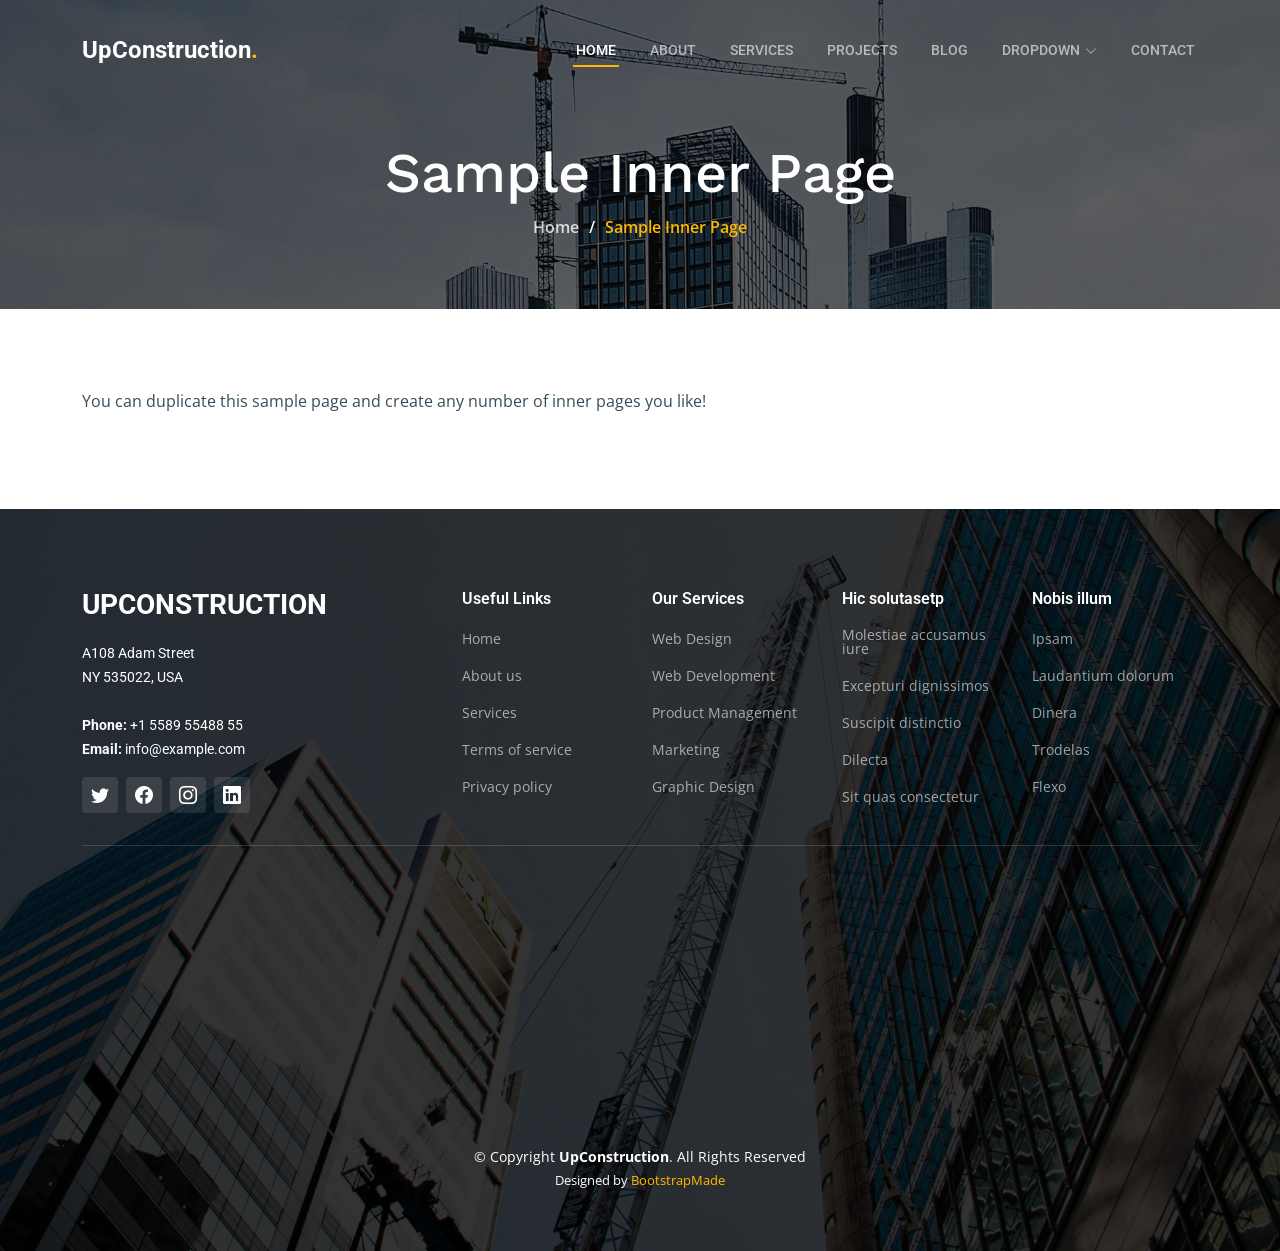
<file: sample-inner-page.html>
<!DOCTYPE html>
<html lang="en">

<head>
  <meta charset="utf-8">
  <meta content="width=device-width, initial-scale=1.0" name="viewport">

  <title>[Template] Sample Inner Page</title>
  <meta content="" name="description">
  <meta content="" name="keywords">

  <!-- Favicons -->
  <link href="assets/img/favicon.png" rel="icon">
  <link href="assets/img/apple-touch-icon.png" rel="apple-touch-icon">

  <!-- Google Fonts -->
  <link rel="preconnect" href="https://fonts.googleapis.com">
  <link rel="preconnect" href="https://fonts.gstatic.com" crossorigin>
  <link href="https://fonts.googleapis.com/css2?family=Open+Sans:ital,wght@0,300;0,400;0,500;0,600;0,700;1,300;1,400;1,600;1,700&family=Roboto:ital,wght@0,300;0,400;0,500;0,600;0,700;1,300;1,400;1,500;1,600;1,700&family=Work+Sans:ital,wght@0,300;0,400;0,500;0,600;0,700;1,300;1,400;1,500;1,600;1,700&display=swap" rel="stylesheet">

  <!-- Vendor CSS Files -->
  <link href="assets/vendor/bootstrap/css/bootstrap.min.css" rel="stylesheet">
  <link href="assets/vendor/bootstrap-icons/bootstrap-icons.css" rel="stylesheet">
  <link href="assets/vendor/fontawesome-free/css/all.min.css" rel="stylesheet">
  <link href="assets/vendor/aos/aos.css" rel="stylesheet">
  <link href="assets/vendor/glightbox/css/glightbox.min.css" rel="stylesheet">
  <link href="assets/vendor/swiper/swiper-bundle.min.css" rel="stylesheet">

  <!-- Template Main CSS File -->
  <link href="assets/css/main.css" rel="stylesheet">

  <!-- =======================================================
  * Template Name: UpConstruction
  * Updated: May 30 2023 with Bootstrap v5.3.0
  * Template URL: https://bootstrapmade.com/upconstruction-bootstrap-construction-website-template/
  * Author: BootstrapMade.com
  * License: https://bootstrapmade.com/license/
  ======================================================== -->
</head>

<body>

  <!-- ======= Header ======= -->
  <header id="header" class="header d-flex align-items-center">
    <div class="container-fluid container-xl d-flex align-items-center justify-content-between">

      <a href="index.html" class="logo d-flex align-items-center">
        <!-- Uncomment the line below if you also wish to use an image logo -->
        <!-- <img src="assets/img/logo.png" alt=""> -->
        <h1>UpConstruction<span>.</span></h1>
      </a>

      <i class="mobile-nav-toggle mobile-nav-show bi bi-list"></i>
      <i class="mobile-nav-toggle mobile-nav-hide d-none bi bi-x"></i>
      <nav id="navbar" class="navbar">
        <ul>
          <li><a href="index.html" class="active">Home</a></li>
          <li><a href="about.html">About</a></li>
          <li><a href="services.html">Services</a></li>
          <li><a href="projects.html">Projects</a></li>
          <li><a href="blog.html">Blog</a></li>
          <li class="dropdown"><a href="#"><span>Dropdown</span> <i class="bi bi-chevron-down dropdown-indicator"></i></a>
            <ul>
              <li><a href="#">Dropdown 1</a></li>
              <li class="dropdown"><a href="#"><span>Deep Dropdown</span> <i class="bi bi-chevron-down dropdown-indicator"></i></a>
                <ul>
                  <li><a href="#">Deep Dropdown 1</a></li>
                  <li><a href="#">Deep Dropdown 2</a></li>
                  <li><a href="#">Deep Dropdown 3</a></li>
                  <li><a href="#">Deep Dropdown 4</a></li>
                  <li><a href="#">Deep Dropdown 5</a></li>
                </ul>
              </li>
              <li><a href="#">Dropdown 2</a></li>
              <li><a href="#">Dropdown 3</a></li>
              <li><a href="#">Dropdown 4</a></li>
            </ul>
          </li>
          <li><a href="contact.html">Contact</a></li>
        </ul>
      </nav><!-- .navbar -->

    </div>
  </header><!-- End Header -->

  <main id="main">

    <!-- ======= Breadcrumbs ======= -->
    <div class="breadcrumbs d-flex align-items-center" style="background-image: url('assets/img/breadcrumbs-bg.jpg');">
      <div class="container position-relative d-flex flex-column align-items-center" data-aos="fade">

        <h2>Sample Inner Page</h2>
        <ol>
          <li><a href="index.html">Home</a></li>
          <li>Sample Inner Page</li>
        </ol>

      </div>
    </div><!-- End Breadcrumbs -->

    <section class="sample-page">
      <div class="container">

        <p>
          You can duplicate this sample page and create any number of inner pages you like!
        </p>

      </div>
    </section>

  </main><!-- End #main -->

  <!-- ======= Footer ======= -->
  <footer id="footer" class="footer">

    <div class="footer-content position-relative">
      <div class="container">
        <div class="row">

          <div class="col-lg-4 col-md-6">
            <div class="footer-info">
              <h3>UpConstruction</h3>
              <p>
                A108 Adam Street <br>
                NY 535022, USA<br><br>
                <strong>Phone:</strong> +1 5589 55488 55<br>
                <strong>Email:</strong> info@example.com<br>
              </p>
              <div class="social-links d-flex mt-3">
                <a href="#" class="d-flex align-items-center justify-content-center"><i class="bi bi-twitter"></i></a>
                <a href="#" class="d-flex align-items-center justify-content-center"><i class="bi bi-facebook"></i></a>
                <a href="#" class="d-flex align-items-center justify-content-center"><i class="bi bi-instagram"></i></a>
                <a href="#" class="d-flex align-items-center justify-content-center"><i class="bi bi-linkedin"></i></a>
              </div>
            </div>
          </div><!-- End footer info column-->

          <div class="col-lg-2 col-md-3 footer-links">
            <h4>Useful Links</h4>
            <ul>
              <li><a href="#">Home</a></li>
              <li><a href="#">About us</a></li>
              <li><a href="#">Services</a></li>
              <li><a href="#">Terms of service</a></li>
              <li><a href="#">Privacy policy</a></li>
            </ul>
          </div><!-- End footer links column-->

          <div class="col-lg-2 col-md-3 footer-links">
            <h4>Our Services</h4>
            <ul>
              <li><a href="#">Web Design</a></li>
              <li><a href="#">Web Development</a></li>
              <li><a href="#">Product Management</a></li>
              <li><a href="#">Marketing</a></li>
              <li><a href="#">Graphic Design</a></li>
            </ul>
          </div><!-- End footer links column-->

          <div class="col-lg-2 col-md-3 footer-links">
            <h4>Hic solutasetp</h4>
            <ul>
              <li><a href="#">Molestiae accusamus iure</a></li>
              <li><a href="#">Excepturi dignissimos</a></li>
              <li><a href="#">Suscipit distinctio</a></li>
              <li><a href="#">Dilecta</a></li>
              <li><a href="#">Sit quas consectetur</a></li>
            </ul>
          </div><!-- End footer links column-->

          <div class="col-lg-2 col-md-3 footer-links">
            <h4>Nobis illum</h4>
            <ul>
              <li><a href="#">Ipsam</a></li>
              <li><a href="#">Laudantium dolorum</a></li>
              <li><a href="#">Dinera</a></li>
              <li><a href="#">Trodelas</a></li>
              <li><a href="#">Flexo</a></li>
            </ul>
          </div><!-- End footer links column-->

        </div>
      </div>
    </div>

    <div class="footer-legal text-center position-relative">
      <div class="container">
        <div class="copyright">
          &copy; Copyright <strong><span>UpConstruction</span></strong>. All Rights Reserved
        </div>
        <div class="credits">
          <!-- All the links in the footer should remain intact. -->
          <!-- You can delete the links only if you purchased the pro version. -->
          <!-- Licensing information: https://bootstrapmade.com/license/ -->
          <!-- Purchase the pro version with working PHP/AJAX contact form: https://bootstrapmade.com/upconstruction-bootstrap-construction-website-template/ -->
          Designed by <a href="https://bootstrapmade.com/">BootstrapMade</a>
        </div>
      </div>
    </div>

  </footer>
  <!-- End Footer -->

  <a href="#" class="scroll-top d-flex align-items-center justify-content-center"><i class="bi bi-arrow-up-short"></i></a>

  <div id="preloader"></div>

  <!-- Vendor JS Files -->
  <script src="assets/vendor/bootstrap/js/bootstrap.bundle.min.js"></script>
  <script src="assets/vendor/aos/aos.js"></script>
  <script src="assets/vendor/glightbox/js/glightbox.min.js"></script>
  <script src="assets/vendor/isotope-layout/isotope.pkgd.min.js"></script>
  <script src="assets/vendor/swiper/swiper-bundle.min.js"></script>
  <script src="assets/vendor/purecounter/purecounter_vanilla.js"></script>
  <script src="assets/vendor/php-email-form/validate.js"></script>

  <!-- Template Main JS File -->
  <script src="assets/js/main.js"></script>

</body>

</html>
</file>
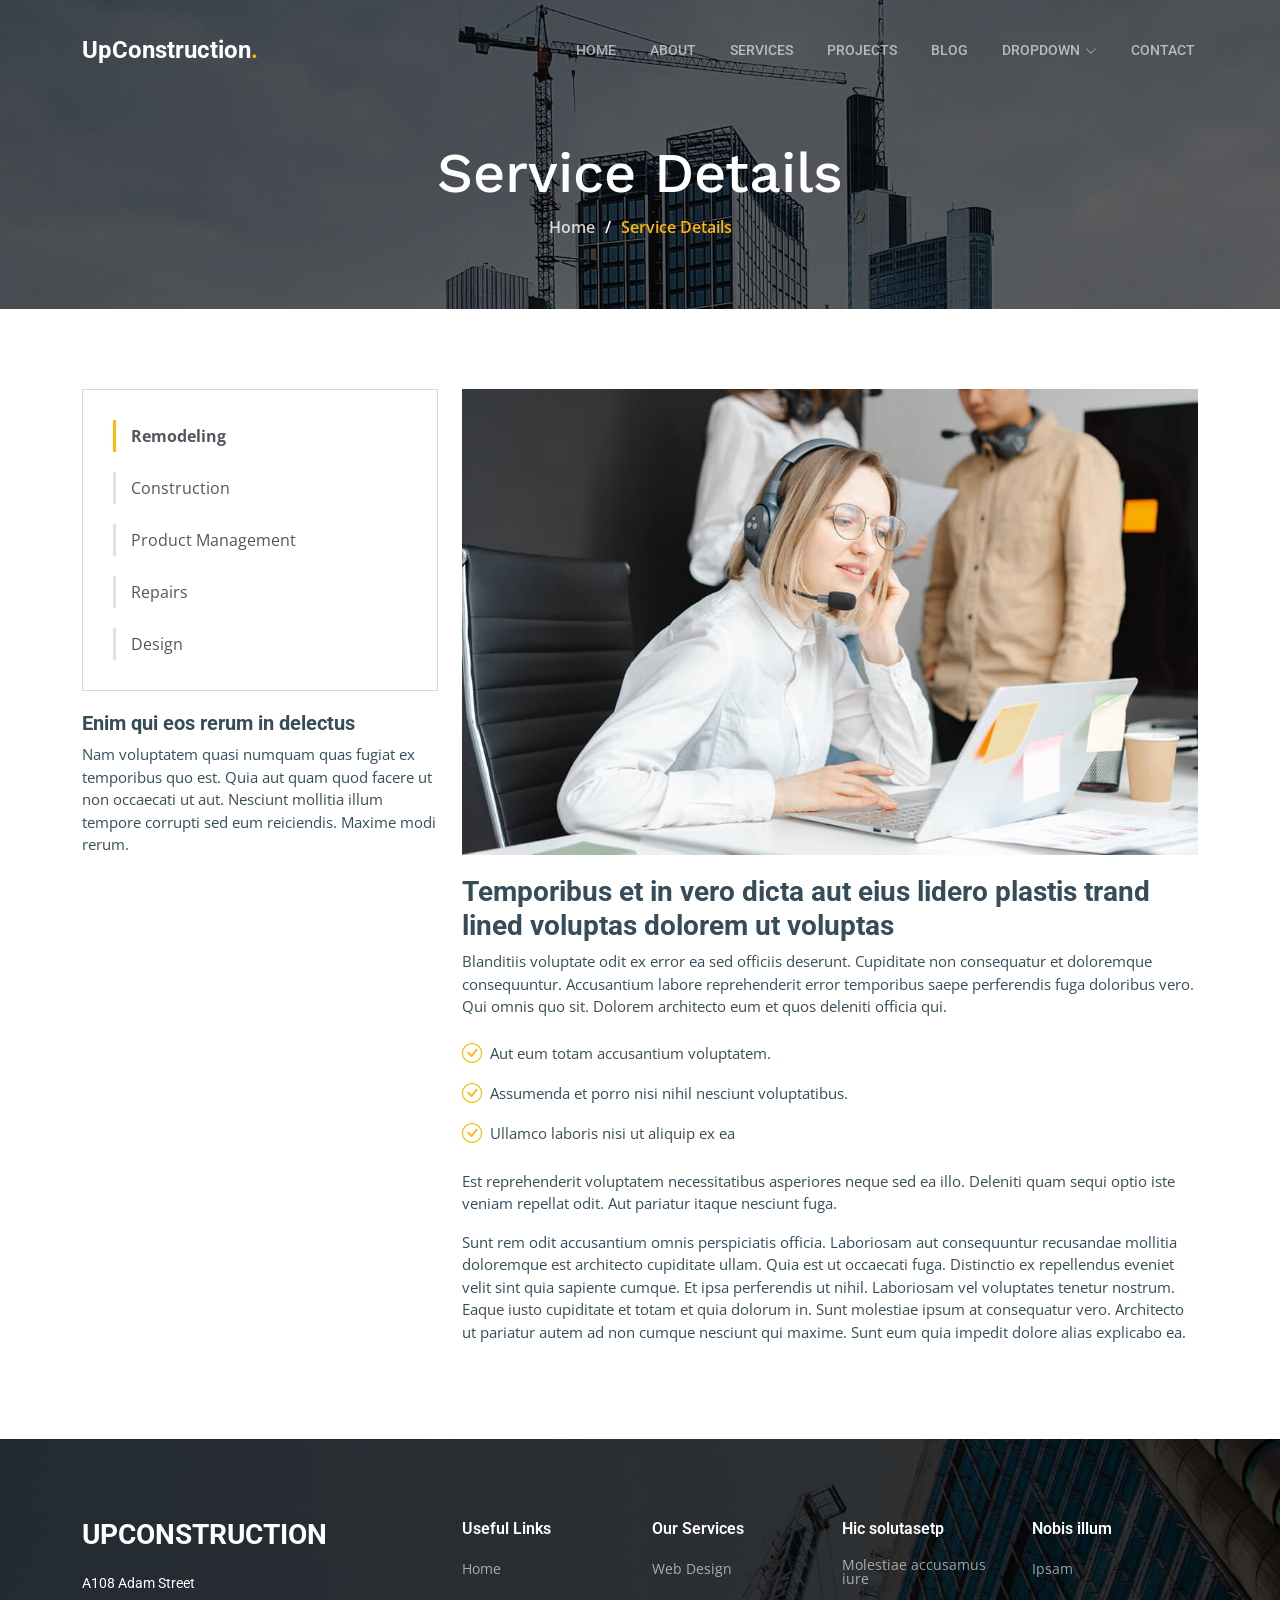
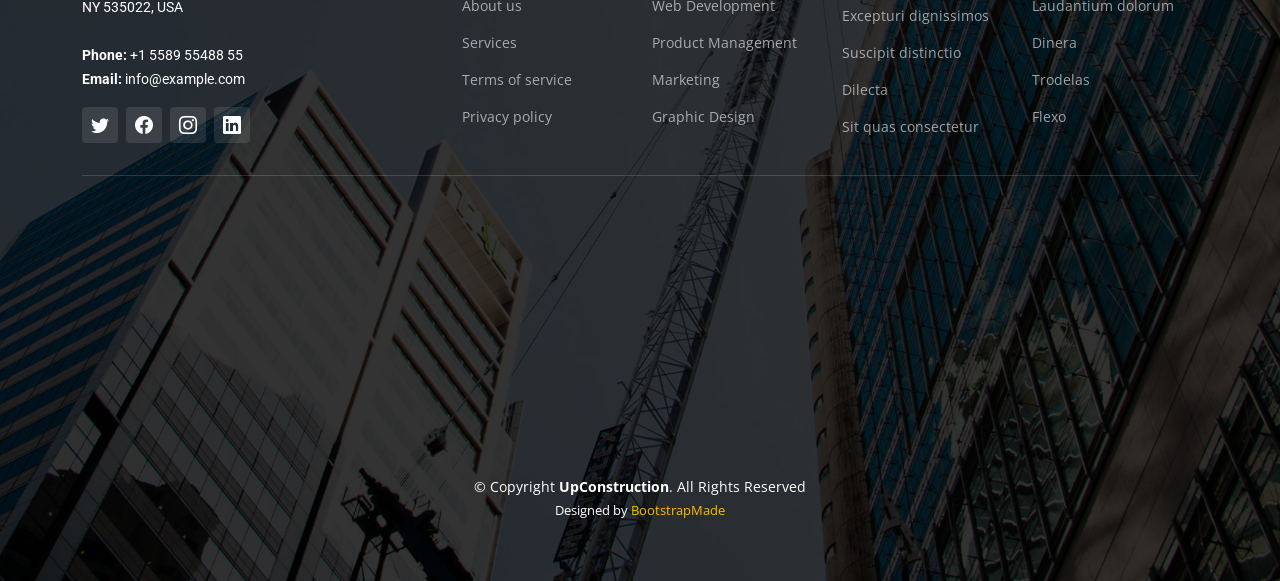
<file: service-details.html>
<!DOCTYPE html>
<html lang="en">

<head>
  <meta charset="utf-8">
  <meta content="width=device-width, initial-scale=1.0" name="viewport">

  <title>UpConstruction Bootstrap Template - Service Details</title>
  <meta content="" name="description">
  <meta content="" name="keywords">

  <!-- Favicons -->
  <link href="assets/img/favicon.png" rel="icon">
  <link href="assets/img/apple-touch-icon.png" rel="apple-touch-icon">

  <!-- Google Fonts -->
  <link rel="preconnect" href="https://fonts.googleapis.com">
  <link rel="preconnect" href="https://fonts.gstatic.com" crossorigin>
  <link href="https://fonts.googleapis.com/css2?family=Open+Sans:ital,wght@0,300;0,400;0,500;0,600;0,700;1,300;1,400;1,600;1,700&family=Roboto:ital,wght@0,300;0,400;0,500;0,600;0,700;1,300;1,400;1,500;1,600;1,700&family=Work+Sans:ital,wght@0,300;0,400;0,500;0,600;0,700;1,300;1,400;1,500;1,600;1,700&display=swap" rel="stylesheet">

  <!-- Vendor CSS Files -->
  <link href="assets/vendor/bootstrap/css/bootstrap.min.css" rel="stylesheet">
  <link href="assets/vendor/bootstrap-icons/bootstrap-icons.css" rel="stylesheet">
  <link href="assets/vendor/fontawesome-free/css/all.min.css" rel="stylesheet">
  <link href="assets/vendor/aos/aos.css" rel="stylesheet">
  <link href="assets/vendor/glightbox/css/glightbox.min.css" rel="stylesheet">
  <link href="assets/vendor/swiper/swiper-bundle.min.css" rel="stylesheet">

  <!-- Template Main CSS File -->
  <link href="assets/css/main.css" rel="stylesheet">

  <!-- =======================================================
  * Template Name: UpConstruction
  * Updated: May 30 2023 with Bootstrap v5.3.0
  * Template URL: https://bootstrapmade.com/upconstruction-bootstrap-construction-website-template/
  * Author: BootstrapMade.com
  * License: https://bootstrapmade.com/license/
  ======================================================== -->
</head>

<body>

  <!-- ======= Header ======= -->
  <header id="header" class="header d-flex align-items-center">
    <div class="container-fluid container-xl d-flex align-items-center justify-content-between">

      <a href="index.html" class="logo d-flex align-items-center">
        <!-- Uncomment the line below if you also wish to use an image logo -->
        <!-- <img src="assets/img/logo.png" alt=""> -->
        <h1>UpConstruction<span>.</span></h1>
      </a>

      <i class="mobile-nav-toggle mobile-nav-show bi bi-list"></i>
      <i class="mobile-nav-toggle mobile-nav-hide d-none bi bi-x"></i>
      <nav id="navbar" class="navbar">
        <ul>
          <li><a href="index.html">Home</a></li>
          <li><a href="about.html">About</a></li>
          <li><a href="services.html">Services</a></li>
          <li><a href="projects.html">Projects</a></li>
          <li><a href="blog.html">Blog</a></li>
          <li class="dropdown"><a href="#"><span>Dropdown</span> <i class="bi bi-chevron-down dropdown-indicator"></i></a>
            <ul>
              <li><a href="#">Dropdown 1</a></li>
              <li class="dropdown"><a href="#"><span>Deep Dropdown</span> <i class="bi bi-chevron-down dropdown-indicator"></i></a>
                <ul>
                  <li><a href="#">Deep Dropdown 1</a></li>
                  <li><a href="#">Deep Dropdown 2</a></li>
                  <li><a href="#">Deep Dropdown 3</a></li>
                  <li><a href="#">Deep Dropdown 4</a></li>
                  <li><a href="#">Deep Dropdown 5</a></li>
                </ul>
              </li>
              <li><a href="#">Dropdown 2</a></li>
              <li><a href="#">Dropdown 3</a></li>
              <li><a href="#">Dropdown 4</a></li>
            </ul>
          </li>
          <li><a href="contact.html">Contact</a></li>
        </ul>
      </nav><!-- .navbar -->

    </div>
  </header><!-- End Header -->

  <main id="main">

    <!-- ======= Breadcrumbs ======= -->
    <div class="breadcrumbs d-flex align-items-center" style="background-image: url('assets/img/breadcrumbs-bg.jpg');">
      <div class="container position-relative d-flex flex-column align-items-center" data-aos="fade">

        <h2>Service Details</h2>
        <ol>
          <li><a href="index.html">Home</a></li>
          <li>Service Details</li>
        </ol>

      </div>
    </div><!-- End Breadcrumbs -->

    <!-- ======= Service Details Section ======= -->
    <section id="service-details" class="service-details">
      <div class="container" data-aos="fade-up" data-aos-delay="100">

        <div class="row gy-4">

          <div class="col-lg-4">
            <div class="services-list">
              <a href="#" class="active">Remodeling</a>
              <a href="#">Construction</a>
              <a href="#">Product Management</a>
              <a href="#">Repairs</a>
              <a href="#">Design</a>
            </div>

            <h4>Enim qui eos rerum in delectus</h4>
            <p>Nam voluptatem quasi numquam quas fugiat ex temporibus quo est. Quia aut quam quod facere ut non occaecati ut aut. Nesciunt mollitia illum tempore corrupti sed eum reiciendis. Maxime modi rerum.</p>
          </div>

          <div class="col-lg-8">
            <img src="assets/img/services.jpg" alt="" class="img-fluid services-img">
            <h3>Temporibus et in vero dicta aut eius lidero plastis trand lined voluptas dolorem ut voluptas</h3>
            <p>
              Blanditiis voluptate odit ex error ea sed officiis deserunt. Cupiditate non consequatur et doloremque consequuntur. Accusantium labore reprehenderit error temporibus saepe perferendis fuga doloribus vero. Qui omnis quo sit. Dolorem architecto eum et quos deleniti officia qui.
            </p>
            <ul>
              <li><i class="bi bi-check-circle"></i> <span>Aut eum totam accusantium voluptatem.</span></li>
              <li><i class="bi bi-check-circle"></i> <span>Assumenda et porro nisi nihil nesciunt voluptatibus.</span></li>
              <li><i class="bi bi-check-circle"></i> <span>Ullamco laboris nisi ut aliquip ex ea</span></li>
            </ul>
            <p>
              Est reprehenderit voluptatem necessitatibus asperiores neque sed ea illo. Deleniti quam sequi optio iste veniam repellat odit. Aut pariatur itaque nesciunt fuga.
            </p>
            <p>
              Sunt rem odit accusantium omnis perspiciatis officia. Laboriosam aut consequuntur recusandae mollitia doloremque est architecto cupiditate ullam. Quia est ut occaecati fuga. Distinctio ex repellendus eveniet velit sint quia sapiente cumque. Et ipsa perferendis ut nihil. Laboriosam vel voluptates tenetur nostrum. Eaque iusto cupiditate et totam et quia dolorum in. Sunt molestiae ipsum at consequatur vero. Architecto ut pariatur autem ad non cumque nesciunt qui maxime. Sunt eum quia impedit dolore alias explicabo ea.
            </p>
          </div>

        </div>

      </div>
    </section><!-- End Service Details Section -->

  </main><!-- End #main -->

  <!-- ======= Footer ======= -->
  <footer id="footer" class="footer">

    <div class="footer-content position-relative">
      <div class="container">
        <div class="row">

          <div class="col-lg-4 col-md-6">
            <div class="footer-info">
              <h3>UpConstruction</h3>
              <p>
                A108 Adam Street <br>
                NY 535022, USA<br><br>
                <strong>Phone:</strong> +1 5589 55488 55<br>
                <strong>Email:</strong> info@example.com<br>
              </p>
              <div class="social-links d-flex mt-3">
                <a href="#" class="d-flex align-items-center justify-content-center"><i class="bi bi-twitter"></i></a>
                <a href="#" class="d-flex align-items-center justify-content-center"><i class="bi bi-facebook"></i></a>
                <a href="#" class="d-flex align-items-center justify-content-center"><i class="bi bi-instagram"></i></a>
                <a href="#" class="d-flex align-items-center justify-content-center"><i class="bi bi-linkedin"></i></a>
              </div>
            </div>
          </div><!-- End footer info column-->

          <div class="col-lg-2 col-md-3 footer-links">
            <h4>Useful Links</h4>
            <ul>
              <li><a href="#">Home</a></li>
              <li><a href="#">About us</a></li>
              <li><a href="#">Services</a></li>
              <li><a href="#">Terms of service</a></li>
              <li><a href="#">Privacy policy</a></li>
            </ul>
          </div><!-- End footer links column-->

          <div class="col-lg-2 col-md-3 footer-links">
            <h4>Our Services</h4>
            <ul>
              <li><a href="#">Web Design</a></li>
              <li><a href="#">Web Development</a></li>
              <li><a href="#">Product Management</a></li>
              <li><a href="#">Marketing</a></li>
              <li><a href="#">Graphic Design</a></li>
            </ul>
          </div><!-- End footer links column-->

          <div class="col-lg-2 col-md-3 footer-links">
            <h4>Hic solutasetp</h4>
            <ul>
              <li><a href="#">Molestiae accusamus iure</a></li>
              <li><a href="#">Excepturi dignissimos</a></li>
              <li><a href="#">Suscipit distinctio</a></li>
              <li><a href="#">Dilecta</a></li>
              <li><a href="#">Sit quas consectetur</a></li>
            </ul>
          </div><!-- End footer links column-->

          <div class="col-lg-2 col-md-3 footer-links">
            <h4>Nobis illum</h4>
            <ul>
              <li><a href="#">Ipsam</a></li>
              <li><a href="#">Laudantium dolorum</a></li>
              <li><a href="#">Dinera</a></li>
              <li><a href="#">Trodelas</a></li>
              <li><a href="#">Flexo</a></li>
            </ul>
          </div><!-- End footer links column-->

        </div>
      </div>
    </div>

    <div class="footer-legal text-center position-relative">
      <div class="container">
        <div class="copyright">
          &copy; Copyright <strong><span>UpConstruction</span></strong>. All Rights Reserved
        </div>
        <div class="credits">
          <!-- All the links in the footer should remain intact. -->
          <!-- You can delete the links only if you purchased the pro version. -->
          <!-- Licensing information: https://bootstrapmade.com/license/ -->
          <!-- Purchase the pro version with working PHP/AJAX contact form: https://bootstrapmade.com/upconstruction-bootstrap-construction-website-template/ -->
          Designed by <a href="https://bootstrapmade.com/">BootstrapMade</a>
        </div>
      </div>
    </div>

  </footer>
  <!-- End Footer -->

  <a href="#" class="scroll-top d-flex align-items-center justify-content-center"><i class="bi bi-arrow-up-short"></i></a>

  <div id="preloader"></div>

  <!-- Vendor JS Files -->
  <script src="assets/vendor/bootstrap/js/bootstrap.bundle.min.js"></script>
  <script src="assets/vendor/aos/aos.js"></script>
  <script src="assets/vendor/glightbox/js/glightbox.min.js"></script>
  <script src="assets/vendor/isotope-layout/isotope.pkgd.min.js"></script>
  <script src="assets/vendor/swiper/swiper-bundle.min.js"></script>
  <script src="assets/vendor/purecounter/purecounter_vanilla.js"></script>
  <script src="assets/vendor/php-email-form/validate.js"></script>

  <!-- Template Main JS File -->
  <script src="assets/js/main.js"></script>

</body>

</html>
</file>
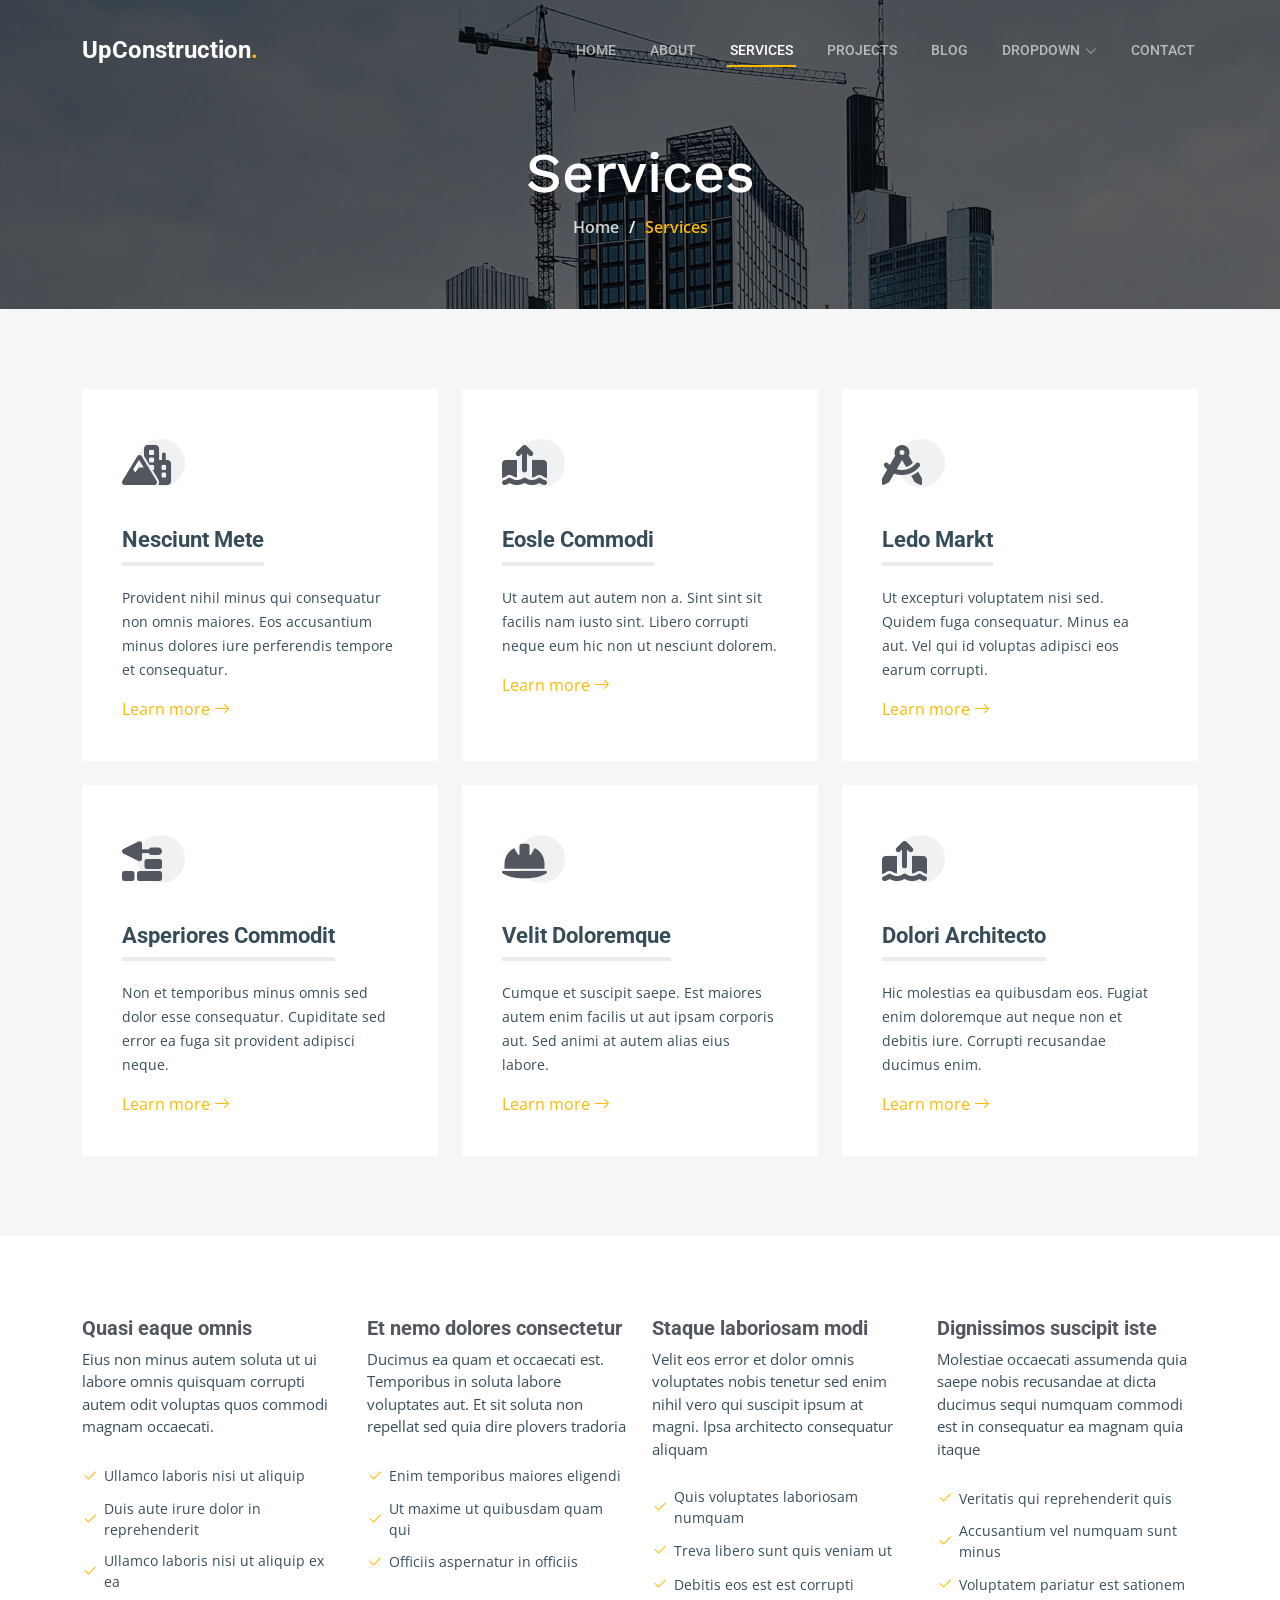
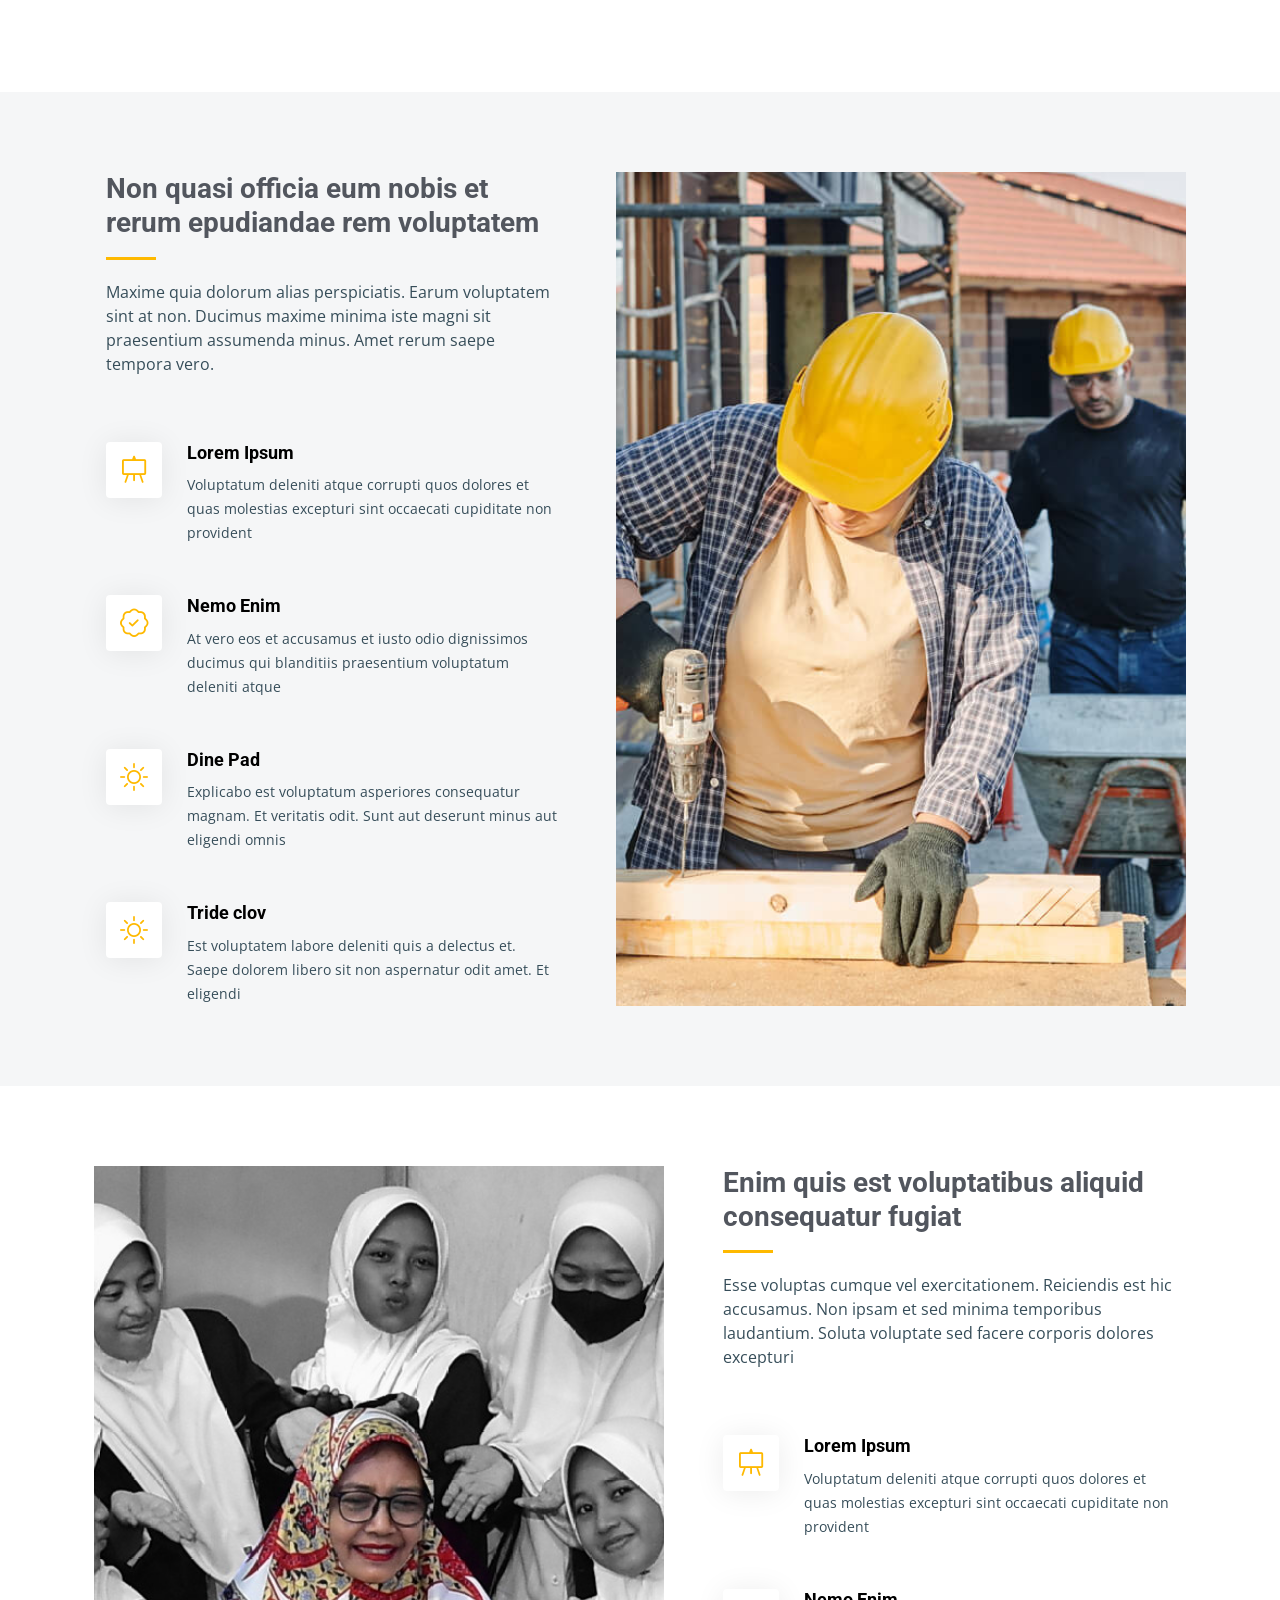
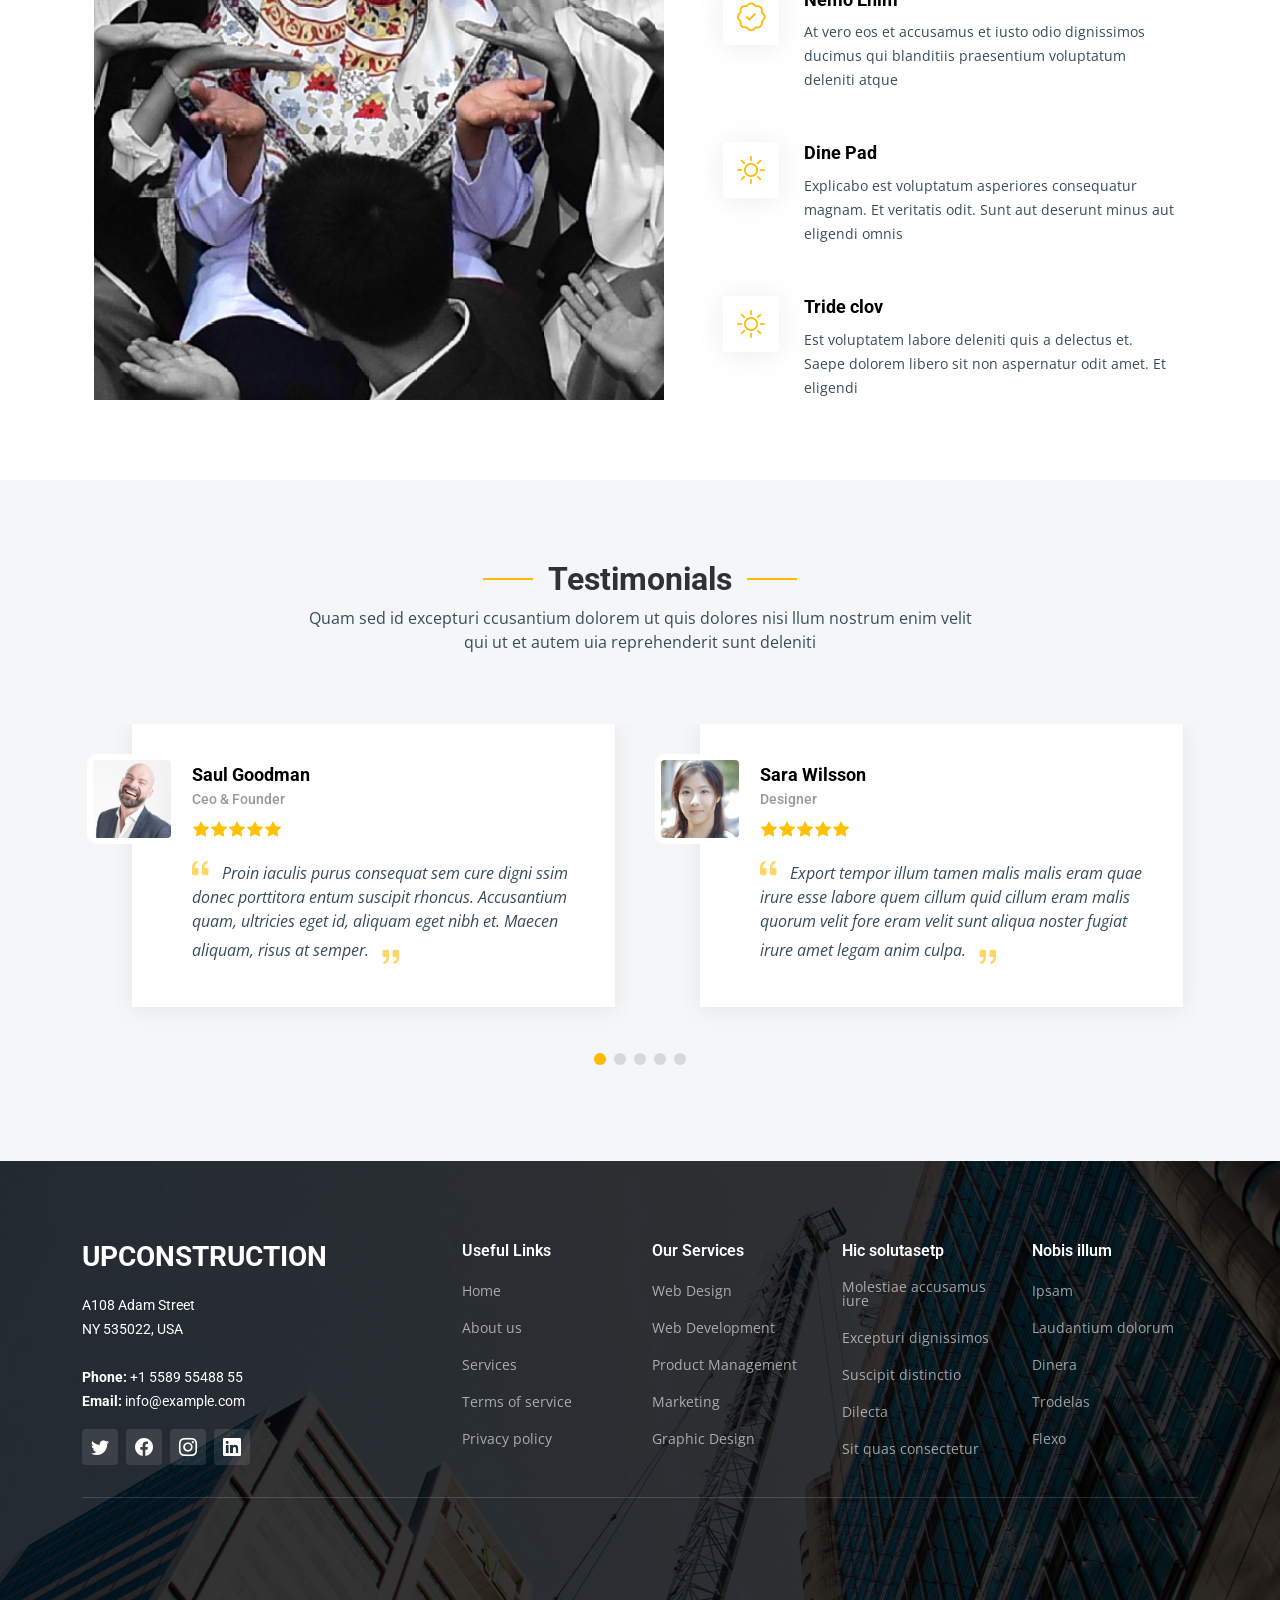
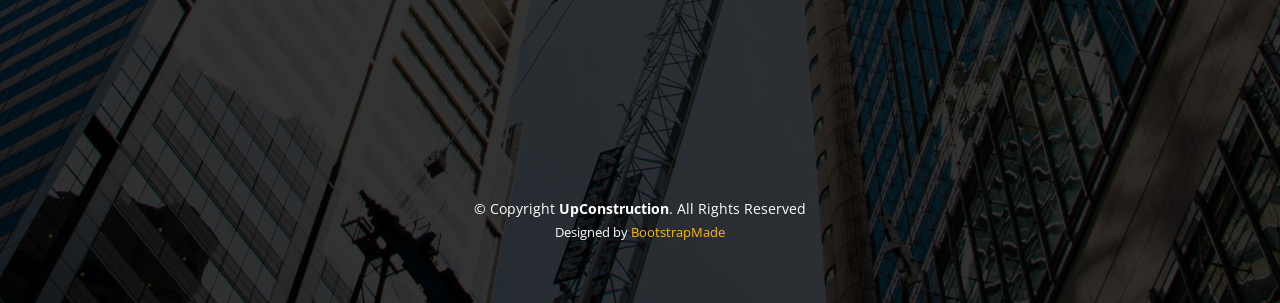
<file: services.html>
<!DOCTYPE html>
<html lang="en">

<head>
  <meta charset="utf-8">
  <meta content="width=device-width, initial-scale=1.0" name="viewport">

  <title>UpConstruction Bootstrap Template - Services</title>
  <meta content="" name="description">
  <meta content="" name="keywords">

  <!-- Favicons -->
  <link href="assets/img/favicon.png" rel="icon">
  <link href="assets/img/apple-touch-icon.png" rel="apple-touch-icon">

  <!-- Google Fonts -->
  <link rel="preconnect" href="https://fonts.googleapis.com">
  <link rel="preconnect" href="https://fonts.gstatic.com" crossorigin>
  <link href="https://fonts.googleapis.com/css2?family=Open+Sans:ital,wght@0,300;0,400;0,500;0,600;0,700;1,300;1,400;1,600;1,700&family=Roboto:ital,wght@0,300;0,400;0,500;0,600;0,700;1,300;1,400;1,500;1,600;1,700&family=Work+Sans:ital,wght@0,300;0,400;0,500;0,600;0,700;1,300;1,400;1,500;1,600;1,700&display=swap" rel="stylesheet">

  <!-- Vendor CSS Files -->
  <link href="assets/vendor/bootstrap/css/bootstrap.min.css" rel="stylesheet">
  <link href="assets/vendor/bootstrap-icons/bootstrap-icons.css" rel="stylesheet">
  <link href="assets/vendor/fontawesome-free/css/all.min.css" rel="stylesheet">
  <link href="assets/vendor/aos/aos.css" rel="stylesheet">
  <link href="assets/vendor/glightbox/css/glightbox.min.css" rel="stylesheet">
  <link href="assets/vendor/swiper/swiper-bundle.min.css" rel="stylesheet">

  <!-- Template Main CSS File -->
  <link href="assets/css/main.css" rel="stylesheet">

  <!-- =======================================================
  * Template Name: UpConstruction
  * Updated: May 30 2023 with Bootstrap v5.3.0
  * Template URL: https://bootstrapmade.com/upconstruction-bootstrap-construction-website-template/
  * Author: BootstrapMade.com
  * License: https://bootstrapmade.com/license/
  ======================================================== -->
</head>

<body>

  <!-- ======= Header ======= -->
  <header id="header" class="header d-flex align-items-center">
    <div class="container-fluid container-xl d-flex align-items-center justify-content-between">

      <a href="index.html" class="logo d-flex align-items-center">
        <!-- Uncomment the line below if you also wish to use an image logo -->
        <!-- <img src="assets/img/logo.png" alt=""> -->
        <h1>UpConstruction<span>.</span></h1>
      </a>

      <i class="mobile-nav-toggle mobile-nav-show bi bi-list"></i>
      <i class="mobile-nav-toggle mobile-nav-hide d-none bi bi-x"></i>
      <nav id="navbar" class="navbar">
        <ul>
          <li><a href="index.html">Home</a></li>
          <li><a href="about.html">About</a></li>
          <li><a href="services.html" class="active">Services</a></li>
          <li><a href="projects.html">Projects</a></li>
          <li><a href="blog.html">Blog</a></li>
          <li class="dropdown"><a href="#"><span>Dropdown</span> <i class="bi bi-chevron-down dropdown-indicator"></i></a>
            <ul>
              <li><a href="#">Dropdown 1</a></li>
              <li class="dropdown"><a href="#"><span>Deep Dropdown</span> <i class="bi bi-chevron-down dropdown-indicator"></i></a>
                <ul>
                  <li><a href="#">Deep Dropdown 1</a></li>
                  <li><a href="#">Deep Dropdown 2</a></li>
                  <li><a href="#">Deep Dropdown 3</a></li>
                  <li><a href="#">Deep Dropdown 4</a></li>
                  <li><a href="#">Deep Dropdown 5</a></li>
                </ul>
              </li>
              <li><a href="#">Dropdown 2</a></li>
              <li><a href="#">Dropdown 3</a></li>
              <li><a href="#">Dropdown 4</a></li>
            </ul>
          </li>
          <li><a href="contact.html">Contact</a></li>
        </ul>
      </nav><!-- .navbar -->

    </div>
  </header><!-- End Header -->

  <main id="main">

    <!-- ======= Breadcrumbs ======= -->
    <div class="breadcrumbs d-flex align-items-center" style="background-image: url('assets/img/breadcrumbs-bg.jpg');">
      <div class="container position-relative d-flex flex-column align-items-center" data-aos="fade">

        <h2>Services</h2>
        <ol>
          <li><a href="index.html">Home</a></li>
          <li>Services</li>
        </ol>

      </div>
    </div><!-- End Breadcrumbs -->

    <!-- ======= Services Section ======= -->
    <section id="services" class="services section-bg">
      <div class="container" data-aos="fade-up">

        <div class="row gy-4">

          <div class="col-lg-4 col-md-6" data-aos="fade-up" data-aos-delay="100">
            <div class="service-item  position-relative">
              <div class="icon">
                <i class="fa-solid fa-mountain-city"></i>
              </div>
              <h3>Nesciunt Mete</h3>
              <p>Provident nihil minus qui consequatur non omnis maiores. Eos accusantium minus dolores iure perferendis tempore et consequatur.</p>
              <a href="service-details.html" class="readmore stretched-link">Learn more <i class="bi bi-arrow-right"></i></a>
            </div>
          </div><!-- End Service Item -->

          <div class="col-lg-4 col-md-6" data-aos="fade-up" data-aos-delay="200">
            <div class="service-item position-relative">
              <div class="icon">
                <i class="fa-solid fa-arrow-up-from-ground-water"></i>
              </div>
              <h3>Eosle Commodi</h3>
              <p>Ut autem aut autem non a. Sint sint sit facilis nam iusto sint. Libero corrupti neque eum hic non ut nesciunt dolorem.</p>
              <a href="service-details.html" class="readmore stretched-link">Learn more <i class="bi bi-arrow-right"></i></a>
            </div>
          </div><!-- End Service Item -->

          <div class="col-lg-4 col-md-6" data-aos="fade-up" data-aos-delay="300">
            <div class="service-item position-relative">
              <div class="icon">
                <i class="fa-solid fa-compass-drafting"></i>
              </div>
              <h3>Ledo Markt</h3>
              <p>Ut excepturi voluptatem nisi sed. Quidem fuga consequatur. Minus ea aut. Vel qui id voluptas adipisci eos earum corrupti.</p>
              <a href="service-details.html" class="readmore stretched-link">Learn more <i class="bi bi-arrow-right"></i></a>
            </div>
          </div><!-- End Service Item -->

          <div class="col-lg-4 col-md-6" data-aos="fade-up" data-aos-delay="400">
            <div class="service-item position-relative">
              <div class="icon">
                <i class="fa-solid fa-trowel-bricks"></i>
              </div>
              <h3>Asperiores Commodit</h3>
              <p>Non et temporibus minus omnis sed dolor esse consequatur. Cupiditate sed error ea fuga sit provident adipisci neque.</p>
              <a href="service-details.html" class="readmore stretched-link">Learn more <i class="bi bi-arrow-right"></i></a>
            </div>
          </div><!-- End Service Item -->

          <div class="col-lg-4 col-md-6" data-aos="fade-up" data-aos-delay="500">
            <div class="service-item position-relative">
              <div class="icon">
                <i class="fa-solid fa-helmet-safety"></i>
              </div>
              <h3>Velit Doloremque</h3>
              <p>Cumque et suscipit saepe. Est maiores autem enim facilis ut aut ipsam corporis aut. Sed animi at autem alias eius labore.</p>
              <a href="service-details.html" class="readmore stretched-link">Learn more <i class="bi bi-arrow-right"></i></a>
            </div>
          </div><!-- End Service Item -->

          <div class="col-lg-4 col-md-6" data-aos="fade-up" data-aos-delay="600">
            <div class="service-item position-relative">
              <div class="icon">
                <i class="fa-solid fa-arrow-up-from-ground-water"></i>
              </div>
              <h3>Dolori Architecto</h3>
              <p>Hic molestias ea quibusdam eos. Fugiat enim doloremque aut neque non et debitis iure. Corrupti recusandae ducimus enim.</p>
              <a href="service-details.html" class="readmore stretched-link">Learn more <i class="bi bi-arrow-right"></i></a>
            </div>
          </div><!-- End Service Item -->

        </div>

      </div>
    </section><!-- End Services Section -->

    <!-- ======= Servie Cards Section ======= -->
    <section id="services-cards" class="services-cards">
      <div class="container" data-aos="fade-up">

        <div class="row gy-4">

          <div class="col-lg-3 col-md-6" data-aos="zoom-in" data-aos-delay="100">
            <h3>Quasi eaque omnis</h3>
            <p>Eius non minus autem soluta ut ui labore omnis quisquam corrupti autem odit voluptas quos commodi magnam occaecati.</p>
            <ul class="list-unstyled">
              <li><i class="bi bi-check2"></i> <span>Ullamco laboris nisi ut aliquip</span></li>
              <li><i class="bi bi-check2"></i> <span>Duis aute irure dolor in reprehenderit</span></li>
              <li><i class="bi bi-check2"></i> <span>Ullamco laboris nisi ut aliquip ex ea</span></li>
            </ul>
          </div><!-- End feature item-->

          <div class="col-lg-3 col-md-6" data-aos="zoom-in" data-aos-delay="200">
            <h3>Et nemo dolores consectetur</h3>
            <p>Ducimus ea quam et occaecati est. Temporibus in soluta labore voluptates aut. Et sit soluta non repellat sed quia dire plovers tradoria</p>

            <ul class="list-unstyled">
              <li><i class="bi bi-check2"></i> <span>Enim temporibus maiores eligendi</span></li>
              <li><i class="bi bi-check2"></i> <span>Ut maxime ut quibusdam quam qui</span></li>
              <li><i class="bi bi-check2"></i> <span>Officiis aspernatur in officiis</span></li>
            </ul>
          </div><!-- End feature item-->

          <div class="col-lg-3 col-md-6" data-aos="zoom-in" data-aos-delay="300">
            <h3>Staque laboriosam modi</h3>
            <p>Velit eos error et dolor omnis voluptates nobis tenetur sed enim nihil vero qui suscipit ipsum at magni. Ipsa architecto consequatur aliquam</p>
            <ul class="list-unstyled">
              <li><i class="bi bi-check2"></i> <span>Quis voluptates laboriosam numquam</span></li>
              <li><i class="bi bi-check2"></i> <span>Treva libero sunt quis veniam ut</span></li>
              <li><i class="bi bi-check2"></i> <span>Debitis eos est est corrupti</span></li>
            </ul>
          </div><!-- End feature item-->

          <div class="col-lg-3 col-md-6" data-aos="zoom-in" data-aos-delay="400">
            <h3>Dignissimos suscipit iste</h3>
            <p>Molestiae occaecati assumenda quia saepe nobis recusandae at dicta ducimus sequi numquam commodi est in consequatur ea magnam quia itaque</p>
            <ul class="list-unstyled">
              <li><i class="bi bi-check2"></i> <span>Veritatis qui reprehenderit quis</span></li>
              <li><i class="bi bi-check2"></i> <span>Accusantium vel numquam sunt minus</span></li>
              <li><i class="bi bi-check2"></i> <span>Voluptatem pariatur est sationem</span></li>
            </ul>
          </div><!-- End feature item-->

        </div>

      </div>
    </section><!-- End Servie Cards Section -->

    <!-- ======= Alt Services Section 2 ======= -->
    <section id="alt-services-2" class="alt-services section-bg">
      <div class="container" data-aos="fade-up">

        <div class="row justify-content-around gy-4">
          <div class="col-lg-5 d-flex flex-column justify-content-center">
            <h3>Non quasi officia eum nobis et rerum epudiandae rem voluptatem</h3>
            <p>Maxime quia dolorum alias perspiciatis. Earum voluptatem sint at non. Ducimus maxime minima iste magni sit praesentium assumenda minus. Amet rerum saepe tempora vero.</p>

            <div class="icon-box d-flex position-relative" data-aos="fade-up" data-aos-delay="100">
              <i class="bi bi-easel flex-shrink-0"></i>
              <div>
                <h4><a href="" class="stretched-link">Lorem Ipsum</a></h4>
                <p>Voluptatum deleniti atque corrupti quos dolores et quas molestias excepturi sint occaecati cupiditate non provident</p>
              </div>
            </div><!-- End Icon Box -->

            <div class="icon-box d-flex position-relative" data-aos="fade-up" data-aos-delay="200">
              <i class="bi bi-patch-check flex-shrink-0"></i>
              <div>
                <h4><a href="" class="stretched-link">Nemo Enim</a></h4>
                <p>At vero eos et accusamus et iusto odio dignissimos ducimus qui blanditiis praesentium voluptatum deleniti atque</p>
              </div>
            </div><!-- End Icon Box -->

            <div class="icon-box d-flex position-relative" data-aos="fade-up" data-aos-delay="300">
              <i class="bi bi-brightness-high flex-shrink-0"></i>
              <div>
                <h4><a href="" class="stretched-link">Dine Pad</a></h4>
                <p>Explicabo est voluptatum asperiores consequatur magnam. Et veritatis odit. Sunt aut deserunt minus aut eligendi omnis</p>
              </div>
            </div><!-- End Icon Box -->

            <div class="icon-box d-flex position-relative" data-aos="fade-up" data-aos-delay="400">
              <i class="bi bi-brightness-high flex-shrink-0"></i>
              <div>
                <h4><a href="" class="stretched-link">Tride clov</a></h4>
                <p>Est voluptatem labore deleniti quis a delectus et. Saepe dolorem libero sit non aspernatur odit amet. Et eligendi</p>
              </div>
            </div><!-- End Icon Box -->
          </div>

          <div class="col-lg-6 img-bg" style="background-image: url(assets/img/alt-services-2.jpg);" data-aos="zoom-in" data-aos-delay="100"></div>
        </div>

      </div>
    </section><!-- End Alt Services Section 2 -->

    <!-- ======= Alt Services Section ======= -->
    <section id="alt-services" class="alt-services">
      <div class="container" data-aos="fade-up">

        <div class="row justify-content-around gy-4">
          <div class="col-lg-6 img-bg" style="background-image: url(assets/img/alt-services.jpg);" data-aos="zoom-in" data-aos-delay="100"></div>

          <div class="col-lg-5 d-flex flex-column justify-content-center">
            <h3>Enim quis est voluptatibus aliquid consequatur fugiat</h3>
            <p>Esse voluptas cumque vel exercitationem. Reiciendis est hic accusamus. Non ipsam et sed minima temporibus laudantium. Soluta voluptate sed facere corporis dolores excepturi</p>

            <div class="icon-box d-flex position-relative" data-aos="fade-up" data-aos-delay="100">
              <i class="bi bi-easel flex-shrink-0"></i>
              <div>
                <h4><a href="" class="stretched-link">Lorem Ipsum</a></h4>
                <p>Voluptatum deleniti atque corrupti quos dolores et quas molestias excepturi sint occaecati cupiditate non provident</p>
              </div>
            </div><!-- End Icon Box -->

            <div class="icon-box d-flex position-relative" data-aos="fade-up" data-aos-delay="200">
              <i class="bi bi-patch-check flex-shrink-0"></i>
              <div>
                <h4><a href="" class="stretched-link">Nemo Enim</a></h4>
                <p>At vero eos et accusamus et iusto odio dignissimos ducimus qui blanditiis praesentium voluptatum deleniti atque</p>
              </div>
            </div><!-- End Icon Box -->

            <div class="icon-box d-flex position-relative" data-aos="fade-up" data-aos-delay="300">
              <i class="bi bi-brightness-high flex-shrink-0"></i>
              <div>
                <h4><a href="" class="stretched-link">Dine Pad</a></h4>
                <p>Explicabo est voluptatum asperiores consequatur magnam. Et veritatis odit. Sunt aut deserunt minus aut eligendi omnis</p>
              </div>
            </div><!-- End Icon Box -->

            <div class="icon-box d-flex position-relative" data-aos="fade-up" data-aos-delay="400">
              <i class="bi bi-brightness-high flex-shrink-0"></i>
              <div>
                <h4><a href="" class="stretched-link">Tride clov</a></h4>
                <p>Est voluptatem labore deleniti quis a delectus et. Saepe dolorem libero sit non aspernatur odit amet. Et eligendi</p>
              </div>
            </div><!-- End Icon Box -->

          </div>
        </div>

      </div>
    </section><!-- End Alt Services Section -->

    <!-- ======= Testimonials Section ======= -->
    <section id="testimonials" class="testimonials section-bg">
      <div class="container" data-aos="fade-up">

        <div class="section-header">
          <h2>Testimonials</h2>
          <p>Quam sed id excepturi ccusantium dolorem ut quis dolores nisi llum nostrum enim velit qui ut et autem uia reprehenderit sunt deleniti</p>
        </div>

        <div class="slides-2 swiper">
          <div class="swiper-wrapper">

            <div class="swiper-slide">
              <div class="testimonial-wrap">
                <div class="testimonial-item">
                  <img src="assets/img/testimonials/testimonials-1.jpg" class="testimonial-img" alt="">
                  <h3>Saul Goodman</h3>
                  <h4>Ceo &amp; Founder</h4>
                  <div class="stars">
                    <i class="bi bi-star-fill"></i><i class="bi bi-star-fill"></i><i class="bi bi-star-fill"></i><i class="bi bi-star-fill"></i><i class="bi bi-star-fill"></i>
                  </div>
                  <p>
                    <i class="bi bi-quote quote-icon-left"></i>
                    Proin iaculis purus consequat sem cure digni ssim donec porttitora entum suscipit rhoncus. Accusantium quam, ultricies eget id, aliquam eget nibh et. Maecen aliquam, risus at semper.
                    <i class="bi bi-quote quote-icon-right"></i>
                  </p>
                </div>
              </div>
            </div><!-- End testimonial item -->

            <div class="swiper-slide">
              <div class="testimonial-wrap">
                <div class="testimonial-item">
                  <img src="assets/img/testimonials/testimonials-2.jpg" class="testimonial-img" alt="">
                  <h3>Sara Wilsson</h3>
                  <h4>Designer</h4>
                  <div class="stars">
                    <i class="bi bi-star-fill"></i><i class="bi bi-star-fill"></i><i class="bi bi-star-fill"></i><i class="bi bi-star-fill"></i><i class="bi bi-star-fill"></i>
                  </div>
                  <p>
                    <i class="bi bi-quote quote-icon-left"></i>
                    Export tempor illum tamen malis malis eram quae irure esse labore quem cillum quid cillum eram malis quorum velit fore eram velit sunt aliqua noster fugiat irure amet legam anim culpa.
                    <i class="bi bi-quote quote-icon-right"></i>
                  </p>
                </div>
              </div>
            </div><!-- End testimonial item -->

            <div class="swiper-slide">
              <div class="testimonial-wrap">
                <div class="testimonial-item">
                  <img src="assets/img/testimonials/testimonials-3.jpg" class="testimonial-img" alt="">
                  <h3>Jena Karlis</h3>
                  <h4>Store Owner</h4>
                  <div class="stars">
                    <i class="bi bi-star-fill"></i><i class="bi bi-star-fill"></i><i class="bi bi-star-fill"></i><i class="bi bi-star-fill"></i><i class="bi bi-star-fill"></i>
                  </div>
                  <p>
                    <i class="bi bi-quote quote-icon-left"></i>
                    Enim nisi quem export duis labore cillum quae magna enim sint quorum nulla quem veniam duis minim tempor labore quem eram duis noster aute amet eram fore quis sint minim.
                    <i class="bi bi-quote quote-icon-right"></i>
                  </p>
                </div>
              </div>
            </div><!-- End testimonial item -->

            <div class="swiper-slide">
              <div class="testimonial-wrap">
                <div class="testimonial-item">
                  <img src="assets/img/testimonials/testimonials-4.jpg" class="testimonial-img" alt="">
                  <h3>Matt Brandon</h3>
                  <h4>Freelancer</h4>
                  <div class="stars">
                    <i class="bi bi-star-fill"></i><i class="bi bi-star-fill"></i><i class="bi bi-star-fill"></i><i class="bi bi-star-fill"></i><i class="bi bi-star-fill"></i>
                  </div>
                  <p>
                    <i class="bi bi-quote quote-icon-left"></i>
                    Fugiat enim eram quae cillum dolore dolor amet nulla culpa multos export minim fugiat minim velit minim dolor enim duis veniam ipsum anim magna sunt elit fore quem dolore labore illum veniam.
                    <i class="bi bi-quote quote-icon-right"></i>
                  </p>
                </div>
              </div>
            </div><!-- End testimonial item -->

            <div class="swiper-slide">
              <div class="testimonial-wrap">
                <div class="testimonial-item">
                  <img src="assets/img/testimonials/testimonials-5.jpg" class="testimonial-img" alt="">
                  <h3>John Larson</h3>
                  <h4>Entrepreneur</h4>
                  <div class="stars">
                    <i class="bi bi-star-fill"></i><i class="bi bi-star-fill"></i><i class="bi bi-star-fill"></i><i class="bi bi-star-fill"></i><i class="bi bi-star-fill"></i>
                  </div>
                  <p>
                    <i class="bi bi-quote quote-icon-left"></i>
                    Quis quorum aliqua sint quem legam fore sunt eram irure aliqua veniam tempor noster veniam enim culpa labore duis sunt culpa nulla illum cillum fugiat legam esse veniam culpa fore nisi cillum quid.
                    <i class="bi bi-quote quote-icon-right"></i>
                  </p>
                </div>
              </div>
            </div><!-- End testimonial item -->

          </div>
          <div class="swiper-pagination"></div>
        </div>

      </div>
    </section><!-- End Testimonials Section -->

  </main><!-- End #main -->

  <!-- ======= Footer ======= -->
  <footer id="footer" class="footer">

    <div class="footer-content position-relative">
      <div class="container">
        <div class="row">

          <div class="col-lg-4 col-md-6">
            <div class="footer-info">
              <h3>UpConstruction</h3>
              <p>
                A108 Adam Street <br>
                NY 535022, USA<br><br>
                <strong>Phone:</strong> +1 5589 55488 55<br>
                <strong>Email:</strong> info@example.com<br>
              </p>
              <div class="social-links d-flex mt-3">
                <a href="#" class="d-flex align-items-center justify-content-center"><i class="bi bi-twitter"></i></a>
                <a href="#" class="d-flex align-items-center justify-content-center"><i class="bi bi-facebook"></i></a>
                <a href="#" class="d-flex align-items-center justify-content-center"><i class="bi bi-instagram"></i></a>
                <a href="#" class="d-flex align-items-center justify-content-center"><i class="bi bi-linkedin"></i></a>
              </div>
            </div>
          </div><!-- End footer info column-->

          <div class="col-lg-2 col-md-3 footer-links">
            <h4>Useful Links</h4>
            <ul>
              <li><a href="#">Home</a></li>
              <li><a href="#">About us</a></li>
              <li><a href="#">Services</a></li>
              <li><a href="#">Terms of service</a></li>
              <li><a href="#">Privacy policy</a></li>
            </ul>
          </div><!-- End footer links column-->

          <div class="col-lg-2 col-md-3 footer-links">
            <h4>Our Services</h4>
            <ul>
              <li><a href="#">Web Design</a></li>
              <li><a href="#">Web Development</a></li>
              <li><a href="#">Product Management</a></li>
              <li><a href="#">Marketing</a></li>
              <li><a href="#">Graphic Design</a></li>
            </ul>
          </div><!-- End footer links column-->

          <div class="col-lg-2 col-md-3 footer-links">
            <h4>Hic solutasetp</h4>
            <ul>
              <li><a href="#">Molestiae accusamus iure</a></li>
              <li><a href="#">Excepturi dignissimos</a></li>
              <li><a href="#">Suscipit distinctio</a></li>
              <li><a href="#">Dilecta</a></li>
              <li><a href="#">Sit quas consectetur</a></li>
            </ul>
          </div><!-- End footer links column-->

          <div class="col-lg-2 col-md-3 footer-links">
            <h4>Nobis illum</h4>
            <ul>
              <li><a href="#">Ipsam</a></li>
              <li><a href="#">Laudantium dolorum</a></li>
              <li><a href="#">Dinera</a></li>
              <li><a href="#">Trodelas</a></li>
              <li><a href="#">Flexo</a></li>
            </ul>
          </div><!-- End footer links column-->

        </div>
      </div>
    </div>

    <div class="footer-legal text-center position-relative">
      <div class="container">
        <div class="copyright">
          &copy; Copyright <strong><span>UpConstruction</span></strong>. All Rights Reserved
        </div>
        <div class="credits">
          <!-- All the links in the footer should remain intact. -->
          <!-- You can delete the links only if you purchased the pro version. -->
          <!-- Licensing information: https://bootstrapmade.com/license/ -->
          <!-- Purchase the pro version with working PHP/AJAX contact form: https://bootstrapmade.com/upconstruction-bootstrap-construction-website-template/ -->
          Designed by <a href="https://bootstrapmade.com/">BootstrapMade</a>
        </div>
      </div>
    </div>

  </footer>
  <!-- End Footer -->

  <a href="#" class="scroll-top d-flex align-items-center justify-content-center"><i class="bi bi-arrow-up-short"></i></a>

  <div id="preloader"></div>

  <!-- Vendor JS Files -->
  <script src="assets/vendor/bootstrap/js/bootstrap.bundle.min.js"></script>
  <script src="assets/vendor/aos/aos.js"></script>
  <script src="assets/vendor/glightbox/js/glightbox.min.js"></script>
  <script src="assets/vendor/isotope-layout/isotope.pkgd.min.js"></script>
  <script src="assets/vendor/swiper/swiper-bundle.min.js"></script>
  <script src="assets/vendor/purecounter/purecounter_vanilla.js"></script>
  <script src="assets/vendor/php-email-form/validate.js"></script>

  <!-- Template Main JS File -->
  <script src="assets/js/main.js"></script>

</body>

</html>
</file>
<file: assets/css/main.css>
/**
* Template Name: UpConstruction
* Updated: May 30 2023 with Bootstrap v5.3.0
* Template URL: https://bootstrapmade.com/upconstruction-bootstrap-construction-website-template/
* Author: BootstrapMade.com
* License: https://bootstrapmade.com/license/
*/

/*--------------------------------------------------------------
# Set main reusable colors and fonts using CSS variables
# Learn more about CSS variables at https://developer.mozilla.org/en-US/docs/Web/CSS/Using_CSS_custom_properties
--------------------------------------------------------------*/
/* Fonts */
:root {
  --font-default: "Open Sans", system-ui, -apple-system, "Segoe UI", Roboto, "Helvetica Neue", Arial, "Noto Sans", "Liberation Sans", sans-serif, "Apple Color Emoji", "Segoe UI Emoji", "Segoe UI Symbol", "Noto Color Emoji";
  --font-primary: "Roboto", sans-serif;
  --font-secondary: "Work Sans", sans-serif;
}

/* Colors */
:root {
  --color-default: #364d59;
  --color-primary: #feb900;
  --color-secondary: #52565e;
}

/* Smooth scroll behavior */
:root {
  scroll-behavior: smooth;
}

/*--------------------------------------------------------------
# General
--------------------------------------------------------------*/
body {
  font-family: var(--font-default);
  color: var(--color-default);
  overflow-x: hidden;
}

a {
  color: var(--color-primary);
  text-decoration: none;
}

a:hover {
  color: #ffc732;
  text-decoration: none;
}

h1,
h2,
h3,
h4,
h5,
h6 {
  font-family: var(--font-primary);
}

/*--------------------------------------------------------------
# Sections & Section Header
--------------------------------------------------------------*/
section {
  padding: 80px 0;
  overflow: hidden;
}

.section-bg {
  background-color: #f5f6f7;
}

.section-header {
  text-align: center;
  padding-bottom: 70px;
}

.section-header h2 {
  font-size: 32px;
  font-weight: 700;
  position: relative;
  color: #2e3135;
}

.section-header h2:before,
.section-header h2:after {
  content: "";
  width: 50px;
  height: 2px;
  background: var(--color-primary);
  display: inline-block;
}

.section-header h2:before {
  margin: 0 15px 10px 0;
}

.section-header h2:after {
  margin: 0 0 10px 15px;
}

.section-header p {
  margin: 0 auto 0 auto;
}

@media (min-width: 1199px) {
  .section-header p {
    max-width: 60%;
  }
}

/*--------------------------------------------------------------
# Breadcrumbs
--------------------------------------------------------------*/
.breadcrumbs {
  padding: 140px 0 60px 0;
  min-height: 30vh;
  position: relative;
  background-size: cover;
  background-position: center;
  background-repeat: no-repeat;
}

.breadcrumbs:before {
  content: "";
  background-color: rgba(0, 0, 0, 0.6);
  position: absolute;
  inset: 0;
}

.breadcrumbs h2 {
  font-size: 56px;
  font-weight: 500;
  color: #fff;
  font-family: var(--font-secondary);
}

.breadcrumbs ol {
  display: flex;
  flex-wrap: wrap;
  list-style: none;
  padding: 0 0 10px 0;
  margin: 0;
  font-size: 16px;
  font-weight: 600;
  color: var(--color-primary);
}

.breadcrumbs ol a {
  color: rgba(255, 255, 255, 0.8);
  transition: 0.3s;
}

.breadcrumbs ol a:hover {
  text-decoration: underline;
}

.breadcrumbs ol li+li {
  padding-left: 10px;
}

.breadcrumbs ol li+li::before {
  display: inline-block;
  padding-right: 10px;
  color: #fff;
  content: "/";
}

/*--------------------------------------------------------------
# Scroll top button
--------------------------------------------------------------*/
.scroll-top {
  position: fixed;
  visibility: hidden;
  opacity: 0;
  right: 15px;
  bottom: 15px;
  z-index: 99999;
  background: var(--color-primary);
  width: 40px;
  height: 40px;
  border-radius: 4px;
  transition: all 0.4s;
}

.scroll-top i {
  font-size: 24px;
  color: var(--color-secondary);
  line-height: 0;
}

.scroll-top:hover {
  background: #ffc732;
  color: #fff;
}

.scroll-top.active {
  visibility: visible;
  opacity: 1;
}

/*--------------------------------------------------------------
# Preloader
--------------------------------------------------------------*/
#preloader {
  position: fixed;
  inset: 0;
  z-index: 999999;
  overflow: hidden;
  background: #fff;
  transition: all 0.6s ease-out;
}

#preloader:before {
  content: "";
  position: fixed;
  top: calc(50% - 30px);
  left: calc(50% - 30px);
  border: 6px solid #fff;
  border-color: var(--color-primary) transparent var(--color-primary) transparent;
  border-radius: 50%;
  width: 60px;
  height: 60px;
  animation: animate-preloader 1.5s linear infinite;
}

@keyframes animate-preloader {
  0% {
    transform: rotate(0deg);
  }

  100% {
    transform: rotate(360deg);
  }
}

/*--------------------------------------------------------------
# Disable aos animation delay on mobile devices
--------------------------------------------------------------*/
@media screen and (max-width: 768px) {
  [data-aos-delay] {
    transition-delay: 0 !important;
  }
}

/*--------------------------------------------------------------
# Header
--------------------------------------------------------------*/
.header {
  z-index: 997;
  position: absolute;
  padding: 30px 0;
  top: 0;
  left: 0;
  right: 0;
}

.header .logo img {
  max-height: 40px;
  margin-right: 6px;
}

.header .logo h1 {
  font-size: 24px;
  font-weight: 700;
  color: #fff;
  margin-bottom: 0;
  font-family: var(--font-primary);
}

.header .logo h1 span {
  color: var(--color-primary);
}

/*--------------------------------------------------------------
# Desktop Navigation
--------------------------------------------------------------*/
@media (min-width: 1280px) {
  .navbar {
    padding: 0;
  }

  .navbar ul {
    margin: 0;
    padding: 0;
    display: flex;
    list-style: none;
    align-items: center;
  }

  .navbar li {
    position: relative;
  }

  .navbar>ul>li {
    white-space: nowrap;
    padding: 10px 0 10px 28px;
  }

  .navbar a,
  .navbar a:focus {
    display: flex;
    align-items: center;
    justify-content: space-between;
    padding: 0 3px;
    font-family: var(--font-primary);
    font-size: 14px;
    font-weight: 500;
    color: rgba(255, 255, 255, 0.6);
    text-transform: uppercase;
    white-space: nowrap;
    transition: 0.3s;
    position: relative;
  }

  .navbar a i,
  .navbar a:focus i {
    font-size: 12px;
    line-height: 0;
    margin-left: 5px;
  }

  .navbar>ul>li>a:before {
    content: "";
    position: absolute;
    width: 100%;
    height: 2px;
    bottom: -6px;
    left: 0;
    background-color: var(--color-primary);
    visibility: hidden;
    width: 0px;
    transition: all 0.3s ease-in-out 0s;
  }

  .navbar a:hover:before,
  .navbar li:hover>a:before,
  .navbar .active:before {
    visibility: visible;
    width: 100%;
  }

  .navbar a:hover,
  .navbar .active,
  .navbar .active:focus,
  .navbar li:hover>a {
    color: #fff;
  }

  .navbar .dropdown ul {
    display: block;
    position: absolute;
    left: 28px;
    top: calc(100% + 30px);
    margin: 0;
    padding: 10px 0;
    z-index: 99;
    opacity: 0;
    visibility: hidden;
    background: #fff;
    box-shadow: 0px 0px 30px rgba(127, 137, 161, 0.25);
    transition: 0.3s;
  }

  .navbar .dropdown ul li {
    min-width: 200px;
  }

  .navbar .dropdown ul a {
    padding: 10px 20px;
    font-size: 15px;
    text-transform: none;
    color: var(--color-default);
    font-weight: 400;
  }

  .navbar .dropdown ul a i {
    font-size: 12px;
  }

  .navbar .dropdown ul a:hover,
  .navbar .dropdown ul .active:hover,
  .navbar .dropdown ul li:hover>a {
    color: var(--color-primary);
  }

  .navbar .dropdown:hover>ul {
    opacity: 1;
    top: 100%;
    visibility: visible;
  }

  .navbar .dropdown .dropdown ul {
    top: 0;
    left: calc(100% - 30px);
    visibility: hidden;
  }

  .navbar .dropdown .dropdown:hover>ul {
    opacity: 1;
    top: 0;
    left: 100%;
    visibility: visible;
  }
}

@media (min-width: 1280px) and (max-width: 1366px) {
  .navbar .dropdown .dropdown ul {
    left: -90%;
  }

  .navbar .dropdown .dropdown:hover>ul {
    left: -100%;
  }
}

@media (min-width: 1280px) {

  .mobile-nav-show,
  .mobile-nav-hide {
    display: none;
  }
}

/*--------------------------------------------------------------
# Mobile Navigation
--------------------------------------------------------------*/
@media (max-width: 1279px) {
  .navbar {
    position: fixed;
    top: 0;
    right: -100%;
    width: 100%;
    max-width: 400px;
    bottom: 0;
    transition: 0.3s;
    z-index: 9997;
  }

  .navbar ul {
    position: absolute;
    inset: 0;
    padding: 50px 0 10px 0;
    margin: 0;
    background: rgba(0, 0, 0, 0.8);
    overflow-y: auto;
    transition: 0.3s;
    z-index: 9998;
  }

  .navbar a,
  .navbar a:focus {
    display: flex;
    align-items: center;
    justify-content: space-between;
    padding: 10px 20px;
    font-family: var(--font-primary);
    font-size: 15px;
    font-weight: 500;
    color: rgba(255, 255, 255, 0.7);
    white-space: nowrap;
    text-transform: uppercase;
    transition: 0.3s;
  }

  .navbar a i,
  .navbar a:focus i {
    font-size: 12px;
    line-height: 0;
    margin-left: 5px;
  }

  .navbar a:hover,
  .navbar .active,
  .navbar .active:focus,
  .navbar li:hover>a {
    color: #fff;
  }

  .navbar .dropdown ul,
  .navbar .dropdown .dropdown ul {
    position: static;
    display: none;
    padding: 10px 0;
    margin: 10px 20px;
    transition: all 0.5s ease-in-out;
    border: 1px solid #222428;
  }

  .navbar .dropdown>.dropdown-active,
  .navbar .dropdown .dropdown>.dropdown-active {
    display: block;
  }

  .mobile-nav-show {
    position: relative;
    color: #fff;
    font-size: 28px;
    cursor: pointer;
    line-height: 0;
    transition: 0.5s;
    z-index: 9999;
    padding-right: 10px;
  }

  .mobile-nav-hide {
    color: #fff;
    font-size: 32px;
    cursor: pointer;
    line-height: 0;
    transition: 0.5s;
    position: fixed;
    right: 20px;
    top: 20px;
    z-index: 9999;
  }

  .mobile-nav-active {
    overflow: hidden;
  }

  .mobile-nav-active .navbar {
    right: 0;
  }

  .mobile-nav-active .navbar:before {
    content: "";
    position: fixed;
    inset: 0;
    background: rgba(0, 0, 0, 0.6);
    z-index: 9996;
  }
}

/*--------------------------------------------------------------
# Get Started Section
--------------------------------------------------------------*/
.get-started .content {
  padding: 30px 0;
}

.get-started .content h3 {
  font-size: 36px;
  color: var(--color-secondary);
  font-weight: 600;
  margin-bottom: 25px;
  padding-bottom: 25px;
  position: relative;
}

.get-started .content h3:after {
  content: "";
  position: absolute;
  display: block;
  width: 60px;
  height: 4px;
  background: var(--color-primary);
  left: 0;
  bottom: 0;
}

.get-started .content p {
  font-size: 14px;
}

.get-started .php-email-form {
  background: #fff;
  padding: 30px;
  height: 100%;
}

@media (max-width: 575px) {
  .get-started .php-email-form {
    padding: 20px;
  }
}

.get-started .php-email-form h3 {
  font-size: 14px;
  font-weight: 700;
  text-transform: uppercase;
  letter-spacing: 1px;
}

.get-started .php-email-form p {
  font-size: 14px;
  margin-bottom: 20px;
}

.get-started .php-email-form .error-message {
  display: none;
  color: #fff;
  background: #df1529;
  text-align: left;
  padding: 15px;
  margin-bottom: 24px;
  font-weight: 600;
}

.get-started .php-email-form .sent-message {
  display: none;
  color: #fff;
  background: #059652;
  text-align: center;
  padding: 15px;
  margin-bottom: 24px;
  font-weight: 600;
}

.get-started .php-email-form .loading {
  display: none;
  background: #fff;
  text-align: center;
  padding: 15px;
  margin-bottom: 24px;
}

.get-started .php-email-form .loading:before {
  content: "";
  display: inline-block;
  border-radius: 50%;
  width: 24px;
  height: 24px;
  margin: 0 10px -6px 0;
  border: 3px solid #059652;
  border-top-color: #fff;
  animation: animate-loading 1s linear infinite;
}

.get-started .php-email-form input,
.get-started .php-email-form textarea {
  border-radius: 0;
  box-shadow: none;
  font-size: 14px;
  border-radius: 0;
}

.get-started .php-email-form input:focus,
.get-started .php-email-form textarea:focus {
  border-color: var(--color-primary);
}

.get-started .php-email-form input {
  padding: 12px 15px;
}

.get-started .php-email-form textarea {
  padding: 12px 15px;
}

.get-started .php-email-form button[type=submit] {
  background: var(--color-primary);
  border: 0;
  padding: 10px 30px;
  color: #fff;
  transition: 0.4s;
  border-radius: 4px;
}

.get-started .php-email-form button[type=submit]:hover {
  background: rgba(254, 185, 0, 0.8);
}

@keyframes animate-loading {
  0% {
    transform: rotate(0deg);
  }

  100% {
    transform: rotate(360deg);
  }
}

/*--------------------------------------------------------------
# struktur Section
--------------------------------------------------------------*/
.struktur .card-item {
  border: 1px solid rgba(82, 86, 94, 0.2);
  background: #fff;
  position: relative;
  border-radius: 0;
}

.struktur .card-item .card-bg {
  min-height: 300px;
  background-size: cover;
  background-position: center;
  background-repeat: no-repeat;
}

.struktur .card-item .card-body {
  padding: 30px;
}

.struktur .card-item h4 {
  font-weight: 700;
  font-size: 20px;
  margin-bottom: 15px;
  color: var(--color-secondary);
}

.struktur .card-item p {
  color: var(--color-secondary);
  margin: 0;
}

/*--------------------------------------------------------------
# Services Section
--------------------------------------------------------------*/
.services .service-item {
  padding: 40px;
  background: #fff;
  height: 100%;
}

.services .service-item .icon {
  width: 48px;
  height: 48px;
  position: relative;
  margin-bottom: 50px;
}

.services .service-item .icon i {
  color: var(--color-secondary);
  font-size: 40px;
  transition: ease-in-out 0.3s;
  z-index: 2;
  position: relative;
  line-height: 1.8;
}

.services .service-item .icon:before {
  position: absolute;
  content: "";
  height: 100%;
  width: 100%;
  background: #f0f1f2;
  border-radius: 50px;
  z-index: 1;
  top: 10px;
  right: -15px;
  transition: 0.3s;
}

.services .service-item h3 {
  color: var(--color-default);
  font-weight: 700;
  margin: 0 0 20px 0;
  padding-bottom: 8px;
  font-size: 22px;
  position: relative;
  display: inline-block;
  border-bottom: 4px solid #ebebed;
  transition: 0.3s;
}

.services .service-item p {
  line-height: 24px;
  font-size: 14px;
  margin-bottom: 0;
}

.services .service-item .readmore {
  margin-top: 15px;
  display: inline-block;
  color: var(--color-primary);
}

.services .service-item:hover .icon:before {
  background: var(--color-primary);
}

.services .service-item:hover h3 {
  border-color: var(--color-primary);
}

/*--------------------------------------------------------------
# Features Section
--------------------------------------------------------------*/
.features .nav-tabs {
  border: 0;
}

.features .nav-link {
  padding: 15px 0;
  transition: 0.3s;
  color: var(--color-secondary);
  border-radius: 0;
  display: flex;
  align-items: center;
  justify-content: center;
  cursor: pointer;
  height: 100%;
  border: 0;
  border-bottom: 4px solid #e2e4e6;
}

.features .nav-link i {
  padding-right: 15px;
  font-size: 48px;
}

.features .nav-link h4 {
  font-size: 18px;
  font-weight: 600;
  margin: 0;
}

@media (max-width: 575px) {
  .features .nav-link h4 {
    font-size: 16px;
  }
}

.features .nav-link:hover {
  color: var(--color-primary);
}

.features .nav-link.active {
  color: var(--color-primary);
  background-color: transparent;
  border-color: var(--color-primary);
}

.features .tab-content {
  margin-top: 30px;
}

.features .tab-pane h3 {
  font-weight: 700;
  font-size: 32px;
  position: relative;
  margin-bottom: 20px;
  padding-bottom: 20px;
}

.features .tab-pane h3:after {
  content: "";
  position: absolute;
  display: block;
  width: 60px;
  height: 3px;
  background: var(--color-primary);
  left: 0;
  bottom: 0;
}

.features .tab-pane ul {
  list-style: none;
  padding: 0;
}

.features .tab-pane ul li {
  padding-top: 10px;
}

.features .tab-pane ul i {
  font-size: 20px;
  padding-right: 4px;
  color: var(--color-primary);
}

.features .tab-pane p:last-child {
  margin-bottom: 0;
}

/*--------------------------------------------------------------
# Our Projects Section
--------------------------------------------------------------*/
.projects .portfolio-flters {
  padding: 0;
  margin: 0 auto 20px auto;
  list-style: none;
  text-align: center;
}

.projects .portfolio-flters li {
  cursor: pointer;
  display: inline-block;
  padding: 0;
  font-size: 18px;
  font-weight: 500;
  margin: 0 10px;
  line-height: 1;
  margin-bottom: 5px;
  transition: all 0.3s ease-in-out;
}

.projects .portfolio-flters li:hover,
.projects .portfolio-flters li.filter-active {
  color: var(--color-primary);
}

.projects .portfolio-flters li:first-child {
  margin-left: 0;
}

.projects .portfolio-flters li:last-child {
  margin-right: 0;
}

@media (max-width: 575px) {
  .projects .portfolio-flters li {
    font-size: 14px;
    margin: 0 5px;
  }
}

.projects .portfolio-content {
  position: relative;
  overflow: hidden;
}

.projects .portfolio-content img {
  transition: 0.3s;
}

.projects .portfolio-content .portfolio-info {
  opacity: 0;
  position: absolute;
  inset: 0;
  z-index: 3;
  transition: all ease-in-out 0.3s;
  background: rgba(0, 0, 0, 0.6);
  padding: 15px;
}

.projects .portfolio-content .portfolio-info h4 {
  font-size: 14px;
  padding: 5px 10px;
  font-weight: 400;
  color: #fff;
  display: inline-block;
  background-color: var(--color-primary);
}

.projects .portfolio-content .portfolio-info p {
  position: absolute;
  bottom: 10px;
  text-align: center;
  display: inline-block;
  left: 0;
  right: 0;
  font-size: 16px;
  font-weight: 600;
  color: rgba(255, 255, 255, 0.8);
}

.projects .portfolio-content .portfolio-info .preview-link,
.projects .portfolio-content .portfolio-info .details-link {
  position: absolute;
  left: calc(50% - 40px);
  font-size: 26px;
  top: calc(50% - 14px);
  color: #fff;
  transition: 0.3s;
  line-height: 1.2;
}

.projects .portfolio-content .portfolio-info .preview-link:hover,
.projects .portfolio-content .portfolio-info .details-link:hover {
  color: var(--color-primary);
}

.projects .portfolio-content .portfolio-info .details-link {
  left: 50%;
  font-size: 34px;
  line-height: 0;
}

.projects .portfolio-content:hover .portfolio-info {
  opacity: 1;
}

.projects .portfolio-content:hover img {
  transform: scale(1.1);
}

/*--------------------------------------------------------------
# Testimonials Section
--------------------------------------------------------------*/
.testimonials .testimonial-wrap {
  padding-left: 50px;
}

.testimonials .testimonials-carousel,
.testimonials .testimonials-slider {
  overflow: hidden;
}

.testimonials .testimonial-item {
  box-sizing: content-box;
  padding: 30px 30px 30px 60px;
  margin: 0 15px 30px 0;
  min-height: 200px;
  box-shadow: 0px 2px 20px rgba(82, 86, 94, 0.1);
  position: relative;
  background: #fff;
}

.testimonials .testimonial-item .testimonial-img {
  width: 90px;
  border-radius: 10px;
  border: 6px solid #fff;
  position: absolute;
  left: -45px;
}

.testimonials .testimonial-item h3 {
  font-size: 18px;
  font-weight: bold;
  margin: 10px 0 5px 0;
  color: #000;
}

.testimonials .testimonial-item h4 {
  font-size: 14px;
  color: #999;
  margin: 0;
}

.testimonials .testimonial-item .stars {
  margin: 10px 0;
}

.testimonials .testimonial-item .stars i {
  color: #ffc107;
  margin: 0 1px;
}

.testimonials .testimonial-item .quote-icon-left,
.testimonials .testimonial-item .quote-icon-right {
  color: #ffd565;
  font-size: 26px;
  line-height: 0;
}

.testimonials .testimonial-item .quote-icon-left {
  display: inline-block;
  left: -5px;
  position: relative;
}

.testimonials .testimonial-item .quote-icon-right {
  display: inline-block;
  right: -5px;
  position: relative;
  top: 10px;
  transform: scale(-1, -1);
}

.testimonials .testimonial-item p {
  font-style: italic;
  margin: 15px auto 15px auto;
}

.testimonials .swiper-pagination {
  margin-top: 20px;
  position: relative;
}

.testimonials .swiper-pagination .swiper-pagination-bullet {
  width: 12px;
  height: 12px;
  background-color: #d5d7da;
  opacity: 1;
}

.testimonials .swiper-pagination .swiper-pagination-bullet-active {
  background-color: var(--color-primary);
}

@media (max-width: 767px) {
  .testimonials .testimonial-wrap {
    padding-left: 0;
  }

  .testimonials .testimonials-carousel,
  .testimonials .testimonials-slider {
    overflow: hidden;
  }

  .testimonials .testimonial-item {
    padding: 30px;
    margin: 15px;
  }

  .testimonials .testimonial-item .testimonial-img {
    position: static;
    left: auto;
  }
}

/*--------------------------------------------------------------
# Alt Services Section
--------------------------------------------------------------*/
.alt-services .img-bg {
  background-size: cover;
  background-position: center center;
  min-height: 400px;
}

.alt-services h3 {
  font-size: 28px;
  font-weight: 700;
  color: var(--color-secondary);
  margin-bottom: 20px;
  padding-bottom: 20px;
  position: relative;
}

.alt-services h3:after {
  content: "";
  position: absolute;
  display: block;
  width: 50px;
  height: 3px;
  background: var(--color-primary);
  left: 0;
  bottom: 0;
}

.alt-services .icon-box {
  margin-top: 50px;
}

.alt-services .icon-box i {
  display: flex;
  align-items: center;
  justify-content: center;
  color: var(--color-primary);
  margin-right: 25px;
  font-size: 28px;
  width: 56px;
  height: 56px;
  border-radius: 4px;
  line-height: 0;
  box-shadow: 0px 2px 30px rgba(0, 0, 0, 0.08);
  background-color: #fff;
  transition: 0.3s;
}

.alt-services .icon-box:hover i {
  background-color: var(--color-primary);
  color: #fff;
}

.alt-services .icon-box h4 {
  font-weight: 700;
  margin-bottom: 10px;
  font-size: 18px;
}

.alt-services .icon-box h4 a {
  color: #000;
  transition: 0.3s;
}

.alt-services .icon-box h4 a:hover {
  color: var(--color-primary);
}

.alt-services .icon-box p {
  line-height: 24px;
  font-size: 14px;
  margin-bottom: 0;
}

/*--------------------------------------------------------------
# About Section
--------------------------------------------------------------*/
.about h2 {
  font-size: 48px;
  font-weight: 700;
  font-family: var(--font-secondary);
  margin: 30px 0;
}

@media (min-width: 991px) {
  .about h2 {
    max-width: 65%;
    margin: 0 0 80px 0;
  }
}

.about .our-story {
  padding: 40px;
  background-color: #f5f6f7;
}

@media (min-width: 991px) {
  .about .our-story {
    padding-right: 35%;
  }
}

.about .our-story h4 {
  text-transform: uppercase;
  font-size: 18px;
  color: #838893;
}

.about .our-story h3 {
  font-size: 36px;
  font-weight: 700;
  margin-bottom: 20px;
  color: var(--color-secondary);
}

.about .our-story p:last-child {
  margin-bottom: 0;
}

.about ul {
  list-style: none;
  padding: 0;
  font-size: 15px;
}

.about ul li {
  padding: 5px 0;
  display: flex;
  align-items: center;
}

.about ul i {
  font-size: 20px;
  margin-right: 4px;
  color: var(--color-primary);
}

.about .watch-video i {
  font-size: 32px;
  transition: 0.3s;
  color: var(--color-primary);
}

.about .watch-video a {
  font-weight: 600;
  color: var(--color-secondary);
  margin-left: 8px;
  transition: 0.3s;
}

.about .watch-video:hover a {
  color: var(--color-primary);
}

.about .about-img {
  min-height: 600px;
  background-size: cover;
  background-position: center;
}

@media (min-width: 992px) {
  .about .about-img {
    position: absolute;
    top: 0;
    right: 0;
  }
}

/*--------------------------------------------------------------
# Stats Counter Section
--------------------------------------------------------------*/
.stats-counter .stats-item {
  background: #fff;
  box-shadow: 0px 0 30px rgba(82, 86, 94, 0.05);
  padding: 30px;
}

.stats-counter .stats-item i {
  font-size: 42px;
  line-height: 0;
  margin-right: 20px;
  color: var(--color-primary);
}

.stats-counter .stats-item span {
  font-size: 36px;
  display: block;
  font-weight: 600;
  color: var(--color-secondary);
}

.stats-counter .stats-item p {
  padding: 0;
  margin: 0;
  font-family: var(--font-primary);
  font-size: 14px;
}

/*--------------------------------------------------------------
# Our Team Section
--------------------------------------------------------------*/
.team .member {
  position: relative;
}

.team .member .member-img {
  margin: 0 80px;
  border-radius: 50%;
  overflow: hidden;
  position: relative;
}

@media (max-width: 1024px) {
  .team .member .member-img {
    margin: 0 60px;
  }
}

.team .member .member-img img {
  position: relative;
  z-index: 1;
}

.team .member .member-img .social {
  position: absolute;
  inset: 0;
  background-color: rgba(0, 0, 0, 0.6);
  display: flex;
  justify-content: center;
  align-items: center;
  z-index: 2;
  padding-bottom: 20px;
  transition: 0.3s;
  visibility: hidden;
  opacity: 0;
}

.team .member .member-img .social a {
  transition: 0.3s;
  color: #fff;
  font-size: 20px;
  margin: 0 8px;
}

.team .member .member-img .social a:hover {
  color: var(--color-primary);
}

.team .member .member-info {
  margin-top: 30px;
}

.team .member .member-info h4 {
  font-weight: 700;
  margin-bottom: 6px;
  font-size: 18px;
  color: var(--color-secondary);
}

.team .member .member-info span {
  font-style: italic;
  display: block;
  font-size: 15px;
  color: #838893;
  margin-bottom: 10px;
}

.team .member .member-info p {
  margin-bottom: 0;
  font-size: 14px;
}

.team .member:hover .member-img .social {
  padding-bottom: 0;
  visibility: visible;
  opacity: 1;
}

/*--------------------------------------------------------------
# Servie Cards Section
--------------------------------------------------------------*/
.services-cards h3 {
  font-size: 20px;
  font-weight: 700;
  color: var(--color-secondary);
}

.services-cards p {
  font-size: 15px;
}

.services-cards ul li {
  display: flex;
  align-items: center;
  font-size: 14px;
  padding-top: 10px;
}

.services-cards ul li i {
  font-size: 16px;
  color: var(--color-primary);
  margin-right: 6px;
}

/*--------------------------------------------------------------
# Projet Details Section
--------------------------------------------------------------*/
.project-details .portfolio-details-slider img {
  width: 100%;
}

.project-details .portfolio-details-slider .swiper-pagination .swiper-pagination-bullet {
  width: 12px;
  height: 12px;
  background-color: rgba(255, 255, 255, 0.7);
  opacity: 1;
}

.project-details .portfolio-details-slider .swiper-pagination .swiper-pagination-bullet-active {
  background-color: var(--color-primary);
}

.project-details .swiper-button-prev,
.project-details .swiper-button-next {
  width: 48px;
  height: 48px;
}

.project-details .swiper-button-prev:after,
.project-details .swiper-button-next:after {
  color: rgba(255, 255, 255, 0.8);
  background-color: rgba(0, 0, 0, 0.2);
  font-size: 24px;
  border-radius: 50%;
  width: 48px;
  height: 48px;
  display: flex;
  align-items: center;
  justify-content: center;
  transition: 0.3s;
}

.project-details .swiper-button-prev:hover:after,
.project-details .swiper-button-next:hover:after {
  background-color: rgba(0, 0, 0, 0.6);
}

@media (max-width: 575px) {

  .project-details .swiper-button-prev,
  .project-details .swiper-button-next {
    display: none;
  }
}

.project-details .portfolio-info h3 {
  font-size: 22px;
  font-weight: 700;
  margin-bottom: 20px;
  padding-bottom: 20px;
  position: relative;
}

.project-details .portfolio-info h3:after {
  content: "";
  position: absolute;
  display: block;
  width: 50px;
  height: 3px;
  background: var(--color-primary);
  left: 0;
  bottom: 0;
}

.project-details .portfolio-info ul {
  list-style: none;
  padding: 0;
  font-size: 15px;
}

.project-details .portfolio-info ul li {
  display: flex;
  flex-direction: column;
  padding-bottom: 15px;
}

.project-details .portfolio-info ul strong {
  text-transform: uppercase;
  font-weight: 400;
  color: #838893;
  font-size: 14px;
}

.project-details .portfolio-info .btn-visit {
  padding: 8px 40px;
  background: var(--color-primary);
  color: #fff;
  border-radius: 50px;
  transition: 0.3s;
}

.project-details .portfolio-info .btn-visit:hover {
  background: #ffc019;
}

.project-details .portfolio-description h2 {
  font-size: 26px;
  font-weight: 700;
  margin-bottom: 20px;
  color: var(--color-secondary);
}

.project-details .portfolio-description p {
  padding: 0;
}

.project-details .portfolio-description .testimonial-item {
  padding: 30px 30px 0 30px;
  position: relative;
  background: #f5f6f7;
  height: 100%;
  margin-bottom: 50px;
}

.project-details .portfolio-description .testimonial-item .testimonial-img {
  width: 90px;
  border-radius: 50px;
  border: 6px solid #fff;
  float: left;
  margin: 0 10px 0 0;
}

.project-details .portfolio-description .testimonial-item h3 {
  font-size: 18px;
  font-weight: bold;
  margin: 15px 0 5px 0;
  padding-top: 20px;
}

.project-details .portfolio-description .testimonial-item h4 {
  font-size: 14px;
  color: #6c757d;
  margin: 0;
}

.project-details .portfolio-description .testimonial-item .quote-icon-left,
.project-details .portfolio-description .testimonial-item .quote-icon-right {
  color: #ffd565;
  font-size: 26px;
  line-height: 0;
}

.project-details .portfolio-description .testimonial-item .quote-icon-left {
  display: inline-block;
  left: -5px;
  position: relative;
}

.project-details .portfolio-description .testimonial-item .quote-icon-right {
  display: inline-block;
  right: -5px;
  position: relative;
  top: 10px;
  transform: scale(-1, -1);
}

.project-details .portfolio-description .testimonial-item p {
  font-style: italic;
  margin: 0 0 15px 0 0 0;
  padding: 0;
}

/*--------------------------------------------------------------
# Service Details Section
--------------------------------------------------------------*/
.service-details .services-list {
  padding: 10px 30px;
  border: 1px solid #d5d7da;
  margin-bottom: 20px;
}

.service-details .services-list a {
  display: block;
  line-height: 1;
  padding: 8px 0 8px 15px;
  border-left: 3px solid #d9e3e8;
  margin: 20px 0;
  color: var(--color-secondary);
  transition: 0.3s;
}

.service-details .services-list a.active {
  font-weight: 700;
  border-color: var(--color-primary);
}

.service-details .services-list a:hover {
  border-color: var(--color-primary);
}

.service-details .services-img {
  margin-bottom: 20px;
}

.service-details h3 {
  font-size: 28px;
  font-weight: 700;
}

.service-details h4 {
  font-size: 20px;
  font-weight: 700;
}

.service-details p {
  font-size: 15px;
}

.service-details ul {
  list-style: none;
  padding: 0;
  font-size: 15px;
}

.service-details ul li {
  padding: 5px 0;
  display: flex;
  align-items: center;
}

.service-details ul i {
  font-size: 20px;
  margin-right: 8px;
  color: var(--color-primary);
}

/*--------------------------------------------------------------
# Contact Section
--------------------------------------------------------------*/
.contact .info-item {
  box-shadow: 0 0 25px rgba(0, 0, 0, 0.08);
  padding: 20px 0 30px 0;
}

.contact .info-item i {
  display: flex;
  align-items: center;
  justify-content: center;
  width: 56px;
  height: 56px;
  font-size: 24px;
  line-height: 0;
  color: var(--color-primary);
  border-radius: 50%;
  border: 2px dotted #ffd565;
}

.contact .info-item h3 {
  font-size: 20px;
  color: #6c757d;
  font-weight: 700;
  margin: 10px 0;
}

.contact .info-item p {
  padding: 0;
  line-height: 24px;
  font-size: 14px;
  margin-bottom: 0;
}

.contact .php-email-form {
  width: 100%;
  background: #fff;
  box-shadow: 0 0 25px rgba(0, 0, 0, 0.08);
  padding: 30px;
}

.contact .php-email-form .form-group {
  padding-bottom: 20px;
}

.contact .php-email-form .error-message {
  display: none;
  color: #fff;
  background: #df1529;
  text-align: left;
  padding: 15px;
  font-weight: 600;
}

.contact .php-email-form .error-message br+br {
  margin-top: 25px;
}

.contact .php-email-form .sent-message {
  display: none;
  color: #fff;
  background: #059652;
  text-align: center;
  padding: 15px;
  font-weight: 600;
}

.contact .php-email-form .loading {
  display: none;
  background: #fff;
  text-align: center;
  padding: 15px;
}

.contact .php-email-form .loading:before {
  content: "";
  display: inline-block;
  border-radius: 50%;
  width: 24px;
  height: 24px;
  margin: 0 10px -6px 0;
  border: 3px solid #059652;
  border-top-color: #fff;
  animation: animate-loading 1s linear infinite;
}

.contact .php-email-form input,
.contact .php-email-form textarea {
  border-radius: 0;
  box-shadow: none;
  font-size: 14px;
}

.contact .php-email-form input:focus,
.contact .php-email-form textarea:focus {
  border-color: var(--color-primary);
}

.contact .php-email-form input {
  height: 44px;
}

.contact .php-email-form textarea {
  padding: 10px 12px;
}

.contact .php-email-form button[type=submit] {
  background: var(--color-primary);
  border: 0;
  padding: 10px 35px;
  color: #fff;
  transition: 0.4s;
  border-radius: 5px;
}

.contact .php-email-form button[type=submit]:hover {
  background: rgba(254, 185, 0, 0.8);
}

@keyframes animate-loading {
  0% {
    transform: rotate(0deg);
  }

  100% {
    transform: rotate(360deg);
  }
}

/*--------------------------------------------------------------
# Recent Blog Posts Section
--------------------------------------------------------------*/
.recent-blog-posts .post-item {
  box-shadow: 0px 2px 20px rgba(0, 0, 0, 0.06);
  transition: 0.3s;
}

.recent-blog-posts .post-item .post-img img {
  transition: 0.5s;
}

.recent-blog-posts .post-item .post-date {
  position: absolute;
  right: 0;
  bottom: 0;
  background-color: var(--color-primary);
  color: #fff;
  text-transform: uppercase;
  font-size: 13px;
  padding: 6px 12px;
  font-weight: 500;
}

.recent-blog-posts .post-item .post-content {
  padding: 30px;
}

.recent-blog-posts .post-item .post-title {
  font-size: 24px;
  color: var(--color-secondary);
  font-weight: 700;
  transition: 0.3s;
  margin-bottom: 15px;
}

.recent-blog-posts .post-item .meta i {
  font-size: 16px;
  color: var(--color-primary);
}

.recent-blog-posts .post-item .meta span {
  font-size: 15px;
  color: #838893;
}

.recent-blog-posts .post-item hr {
  color: #888;
  margin: 20px 0;
}

.recent-blog-posts .post-item .readmore {
  display: flex;
  align-items: center;
  font-weight: 600;
  line-height: 1;
  transition: 0.3s;
  color: #838893;
}

.recent-blog-posts .post-item .readmore i {
  line-height: 0;
  margin-left: 6px;
  font-size: 16px;
}

.recent-blog-posts .post-item:hover .post-title,
.recent-blog-posts .post-item:hover .readmore {
  color: var(--color-primary);
}

.recent-blog-posts .post-item:hover .post-img img {
  transform: scale(1.1);
}

/*--------------------------------------------------------------
# Hero Section
--------------------------------------------------------------*/
.hero {
  overflow-x: hidden;
  padding: 0;
}

.hero .carousel {
  width: 100%;
  min-height: 100vh;
  padding: 80px 0;
  margin: 0;
  position: relative;
}

.hero .carousel-item {
  position: absolute;
  inset: 0;
  background-size: cover;
  background-position: center;
  background-repeat: no-repeat;
  overflow: hidden;
  z-index: 1;
  transition-duration: 0.4s;
}

.hero .carousel-item::before {
  content: "";
  background-color: rgba(0, 0, 0, 0.7);
  position: absolute;
  inset: 0;
}

.hero .info {
  position: absolute;
  inset: 0;
  z-index: 2;
}

@media (max-width: 768px) {
  .hero .info {
    padding: 0 50px;
  }
}

.hero .info h2 {
  color: #fff;
  margin-bottom: 30px;
  padding-bottom: 30px;
  font-size: 56px;
  font-weight: 700;
  position: relative;
}

.hero .info h2:after {
  content: "";
  position: absolute;
  display: block;
  width: 80px;
  height: 4px;
  background: var(--color-primary);
  left: 0;
  right: 0;
  bottom: 0;
  margin: auto;
}

@media (max-width: 768px) {
  .hero .info h2 {
    font-size: 36px;
  }
}

.hero .info p {
  color: rgba(255, 255, 255, 0.8);
  font-size: 18px;
}

.hero .info .btn-get-started {
  font-family: var(--font-primary);
  font-weight: 500;
  font-size: 16px;
  letter-spacing: 1px;
  display: inline-block;
  padding: 12px 40px;
  border-radius: 50px;
  transition: 0.5s;
  margin: 10px;
  color: #fff;
  border: 2px solid var(--color-primary);
}

.hero .info .btn-get-started:hover {
  background: var(--color-primary);
}

.hero .carousel-control-prev {
  justify-content: start;
}

@media (min-width: 640px) {
  .hero .carousel-control-prev {
    padding-left: 15px;
  }
}

.hero .carousel-control-next {
  justify-content: end;
}

@media (min-width: 640px) {
  .hero .carousel-control-next {
    padding-right: 15px;
  }
}

.hero .carousel-control-next-icon,
.hero .carousel-control-prev-icon {
  background: none;
  font-size: 26px;
  line-height: 0;
  background: rgba(255, 255, 255, 0.2);
  color: rgba(255, 255, 255, 0.6);
  border-radius: 50px;
  width: 54px;
  height: 54px;
  display: flex;
  align-items: center;
  justify-content: center;
}

.hero .carousel-control-prev,
.hero .carousel-control-next {
  z-index: 3;
  transition: 0.3s;
}

.hero .carousel-control-prev:focus,
.hero .carousel-control-next:focus {
  opacity: 0.5;
}

.hero .carousel-control-prev:hover,
.hero .carousel-control-next:hover {
  opacity: 0.9;
}

/*--------------------------------------------------------------
# Blog
--------------------------------------------------------------*/
.blog .blog-pagination {
  margin-top: 30px;
  color: #838893;
}

.blog .blog-pagination ul {
  display: flex;
  padding: 0;
  margin: 0;
  list-style: none;
}

.blog .blog-pagination li {
  margin: 0 5px;
  transition: 0.3s;
}

.blog .blog-pagination li a {
  color: var(--color-secondary);
  padding: 7px 16px;
  display: flex;
  align-items: center;
  justify-content: center;
}

.blog .blog-pagination li.active,
.blog .blog-pagination li:hover {
  background: var(--color-primary);
  color: #fff;
}

.blog .blog-pagination li.active a,
.blog .blog-pagination li:hover a {
  color: var(--color-white);
}

/*--------------------------------------------------------------
# Blog Posts List
--------------------------------------------------------------*/
.blog .posts-list .post-item {
  box-shadow: 0px 2px 20px rgba(0, 0, 0, 0.06);
  transition: 0.3s;
}

.blog .posts-list .post-img img {
  transition: 0.5s;
}

.blog .posts-list .post-date {
  position: absolute;
  right: 0;
  bottom: 0;
  background-color: var(--color-primary);
  color: #fff;
  text-transform: uppercase;
  font-size: 13px;
  padding: 6px 12px;
  font-weight: 500;
}

.blog .posts-list .post-content {
  padding: 30px;
}

.blog .posts-list .post-title {
  font-size: 24px;
  color: var(--color-secondary);
  font-weight: 700;
  transition: 0.3s;
  margin-bottom: 15px;
}

.blog .posts-list .meta i {
  font-size: 16px;
  color: var(--color-primary);
}

.blog .posts-list .meta span {
  font-size: 15px;
  color: #838893;
}

.blog .posts-list p {
  margin-top: 20px;
}

.blog .posts-list hr {
  color: #888;
  margin-bottom: 20px;
}

.blog .posts-list .readmore {
  display: flex;
  align-items: center;
  font-weight: 600;
  line-height: 1;
  transition: 0.3s;
  color: #838893;
}

.blog .posts-list .readmore i {
  line-height: 0;
  margin-left: 6px;
  font-size: 16px;
}

.blog .posts-list .post-item:hover .post-title,
.blog .posts-list .post-item:hover .readmore {
  color: var(--color-primary);
}

.blog .posts-list .post-item:hover .post-img img {
  transform: scale(1.1);
}

/*--------------------------------------------------------------
# Blog Details
--------------------------------------------------------------*/
.blog .blog-details {
  box-shadow: 0 4px 16px rgba(0, 0, 0, 0.1);
  padding: 30px;
}

.blog .blog-details .post-img {
  margin: -30px -30px 20px -30px;
  overflow: hidden;
}

.blog .blog-details .title {
  font-size: 28px;
  font-weight: 700;
  padding: 0;
  margin: 20px 0 0 0;
  color: var(--color-secondary);
}

.blog .blog-details .content {
  margin-top: 20px;
}

.blog .blog-details .content h3 {
  font-size: 22px;
  margin-top: 30px;
  font-weight: bold;
}

.blog .blog-details .content blockquote {
  overflow: hidden;
  background-color: rgba(82, 86, 94, 0.06);
  padding: 60px;
  position: relative;
  text-align: center;
  margin: 20px 0;
}

.blog .blog-details .content blockquote p {
  color: var(--color-default);
  line-height: 1.6;
  margin-bottom: 0;
  font-style: italic;
  font-weight: 500;
  font-size: 22px;
}

.blog .blog-details .content blockquote:after {
  content: "";
  position: absolute;
  left: 0;
  top: 0;
  bottom: 0;
  width: 3px;
  background-color: var(--color-primary);
  margin-top: 20px;
  margin-bottom: 20px;
}

.blog .blog-details .meta-top {
  margin-top: 20px;
  color: #6c757d;
}

.blog .blog-details .meta-top ul {
  display: flex;
  flex-wrap: wrap;
  list-style: none;
  align-items: center;
  padding: 0;
  margin: 0;
}

.blog .blog-details .meta-top ul li+li {
  padding-left: 20px;
}

.blog .blog-details .meta-top i {
  font-size: 16px;
  margin-right: 8px;
  line-height: 0;
  color: var(--color-primary);
}

.blog .blog-details .meta-top a {
  color: #6c757d;
  font-size: 14px;
  display: inline-block;
  line-height: 1;
  transition: 0.3s;
}

.blog .blog-details .meta-top a:hover {
  color: var(--color-primary);
}

.blog .blog-details .meta-bottom {
  padding-top: 10px;
  border-top: 1px solid rgba(82, 86, 94, 0.15);
}

.blog .blog-details .meta-bottom i {
  color: #838893;
  display: inline;
}

.blog .blog-details .meta-bottom a {
  color: rgba(82, 86, 94, 0.8);
  transition: 0.3s;
}

.blog .blog-details .meta-bottom a:hover {
  color: var(--color-primary);
}

.blog .blog-details .meta-bottom .cats {
  list-style: none;
  display: inline;
  padding: 0 20px 0 0;
  font-size: 14px;
}

.blog .blog-details .meta-bottom .cats li {
  display: inline-block;
}

.blog .blog-details .meta-bottom .tags {
  list-style: none;
  display: inline;
  padding: 0;
  font-size: 14px;
}

.blog .blog-details .meta-bottom .tags li {
  display: inline-block;
}

.blog .blog-details .meta-bottom .tags li+li::before {
  padding-right: 6px;
  color: var(--color-default);
  content: ",";
}

.blog .blog-details .meta-bottom .share {
  font-size: 16px;
}

.blog .blog-details .meta-bottom .share i {
  padding-left: 5px;
}

.blog .post-author {
  padding: 20px;
  margin-top: 30px;
  box-shadow: 0 4px 16px rgba(0, 0, 0, 0.1);
}

.blog .post-author img {
  max-width: 120px;
  margin-right: 20px;
}

.blog .post-author h4 {
  font-weight: 600;
  font-size: 22px;
  margin-bottom: 0px;
  padding: 0;
  color: var(--color-secondary);
}

.blog .post-author .social-links {
  margin: 0 10px 10px 0;
}

.blog .post-author .social-links a {
  color: rgba(82, 86, 94, 0.5);
  margin-right: 5px;
}

.blog .post-author p {
  font-style: italic;
  color: rgba(108, 117, 125, 0.8);
  margin-bottom: 0;
}

/*--------------------------------------------------------------
# Blog Sidebar
--------------------------------------------------------------*/
.blog .sidebar {
  padding: 30px;
  box-shadow: 0 4px 16px rgba(0, 0, 0, 0.1);
}

.blog .sidebar .sidebar-title {
  font-size: 20px;
  font-weight: 700;
  padding: 0;
  margin: 0;
  color: var(--color-secondary);
}

.blog .sidebar .sidebar-item+.sidebar-item {
  margin-top: 40px;
}

.blog .sidebar .search-form form {
  background: #fff;
  border: 1px solid rgba(82, 86, 94, 0.3);
  padding: 3px 10px;
  position: relative;
}

.blog .sidebar .search-form form input[type=text] {
  border: 0;
  padding: 4px;
  border-radius: 4px;
  width: calc(100% - 40px);
}

.blog .sidebar .search-form form input[type=text]:focus {
  outline: none;
}

.blog .sidebar .search-form form button {
  position: absolute;
  top: 0;
  right: 0;
  bottom: 0;
  border: 0;
  background: none;
  font-size: 16px;
  padding: 0 15px;
  margin: -1px;
  background: var(--color-primary);
  color: var(--color-secondary);
  transition: 0.3s;
  border-radius: 0 4px 4px 0;
  line-height: 0;
}

.blog .sidebar .search-form form button i {
  line-height: 0;
}

.blog .sidebar .search-form form button:hover {
  background: rgba(254, 185, 0, 0.8);
}

.blog .sidebar .categories ul {
  list-style: none;
  padding: 0;
}

.blog .sidebar .categories ul li+li {
  padding-top: 10px;
}

.blog .sidebar .categories ul a {
  color: var(--color-secondary);
  transition: 0.3s;
}

.blog .sidebar .categories ul a:hover {
  color: var(--color-default);
}

.blog .sidebar .categories ul a span {
  padding-left: 5px;
  color: rgba(54, 77, 89, 0.4);
  font-size: 14px;
}

.blog .sidebar .recent-posts .post-item {
  display: flex;
}

.blog .sidebar .recent-posts .post-item+.post-item {
  margin-top: 15px;
}

.blog .sidebar .recent-posts img {
  max-width: 80px;
  margin-right: 15px;
}

.blog .sidebar .recent-posts h4 {
  font-size: 15px;
  font-weight: bold;
}

.blog .sidebar .recent-posts h4 a {
  color: var(--color-secondary);
  transition: 0.3s;
}

.blog .sidebar .recent-posts h4 a:hover {
  color: var(--color-primary);
}

.blog .sidebar .recent-posts time {
  display: block;
  font-style: italic;
  font-size: 14px;
  color: rgba(54, 77, 89, 0.4);
}

.blog .sidebar .tags {
  margin-bottom: -10px;
}

.blog .sidebar .tags ul {
  list-style: none;
  padding: 0;
}

.blog .sidebar .tags ul li {
  display: inline-block;
}

.blog .sidebar .tags ul a {
  color: #838893;
  font-size: 14px;
  padding: 6px 14px;
  margin: 0 6px 8px 0;
  border: 1px solid rgba(131, 136, 147, 0.4);
  display: inline-block;
  transition: 0.3s;
}

.blog .sidebar .tags ul a:hover {
  color: var(--color-secondary);
  border: 1px solid var(--color-primary);
  background: var(--color-primary);
}

.blog .sidebar .tags ul a span {
  padding-left: 5px;
  color: rgba(131, 136, 147, 0.8);
  font-size: 14px;
}

/*--------------------------------------------------------------
# Blog Comments
--------------------------------------------------------------*/
.blog .comments {
  margin-top: 30px;
}

.blog .comments .comments-count {
  font-weight: bold;
}

.blog .comments .comment {
  margin-top: 30px;
  position: relative;
}

.blog .comments .comment .comment-img {
  margin-right: 14px;
}

.blog .comments .comment .comment-img img {
  width: 60px;
}

.blog .comments .comment h5 {
  font-size: 16px;
  margin-bottom: 2px;
}

.blog .comments .comment h5 a {
  font-weight: bold;
  color: var(--color-default);
  transition: 0.3s;
}

.blog .comments .comment h5 a:hover {
  color: var(--color-primary);
}

.blog .comments .comment h5 .reply {
  padding-left: 10px;
  color: var(--color-secondary);
}

.blog .comments .comment h5 .reply i {
  font-size: 20px;
}

.blog .comments .comment time {
  display: block;
  font-size: 14px;
  color: rgba(82, 86, 94, 0.8);
  margin-bottom: 5px;
}

.blog .comments .comment.comment-reply {
  padding-left: 40px;
}

.blog .comments .reply-form {
  margin-top: 30px;
  padding: 30px;
  box-shadow: 0 4px 16px rgba(0, 0, 0, 0.1);
}

.blog .comments .reply-form h4 {
  font-weight: bold;
  font-size: 22px;
}

.blog .comments .reply-form p {
  font-size: 14px;
}

.blog .comments .reply-form input {
  border-radius: 4px;
  padding: 10px 10px;
  font-size: 14px;
}

.blog .comments .reply-form input:focus {
  box-shadow: none;
  border-color: rgba(254, 185, 0, 0.8);
}

.blog .comments .reply-form textarea {
  border-radius: 4px;
  padding: 10px 10px;
  font-size: 14px;
}

.blog .comments .reply-form textarea:focus {
  box-shadow: none;
  border-color: rgba(254, 185, 0, 0.8);
}

.blog .comments .reply-form .form-group {
  margin-bottom: 25px;
}

.blog .comments .reply-form .btn-primary {
  border-radius: 4px;
  padding: 10px 20px;
  border: 0;
  background-color: var(--color-secondary);
}

.blog .comments .reply-form .btn-primary:hover {
  color: var(--color-secondary);
  background-color: var(--color-primary);
}

/*--------------------------------------------------------------
# Footer
--------------------------------------------------------------*/
.footer {
  color: #fff;
  background: url("../img/footer-bg.jpg") top center no-repeat;
  background-size: cover;
  font-size: 14px;
  padding: 80px 0 60px 0;
  position: relative;
}

.footer:before {
  content: "";
  background: rgba(0, 0, 0, 0.8);
  position: absolute;
  inset: 0;
}

.footer .footer-content .footer-info {
  margin-bottom: 30px;
}

.footer .footer-content .footer-info h3 {
  font-size: 28px;
  margin: 0 0 20px 0;
  padding: 2px 0 2px 0;
  line-height: 1;
  font-weight: 700;
  text-transform: uppercase;
}

.footer .footer-content .footer-info h3 span {
  color: var(--color-primary);
}

.footer .footer-content .footer-info p {
  font-size: 14px;
  line-height: 24px;
  margin-bottom: 0;
  font-family: var(--font-primary);
  color: #fff;
}

.footer .footer-content .social-links a {
  font-size: 18px;
  display: inline-block;
  background: rgba(255, 255, 255, 0.1);
  color: #fff;
  line-height: 1;
  margin-right: 8px;
  border-radius: 4px;
  width: 36px;
  height: 36px;
  transition: 0.3s;
}

.footer .footer-content .social-links a:hover {
  background: var(--color-primary);
  text-decoration: none;
}

.footer .footer-content h4 {
  font-size: 16px;
  font-weight: 600;
  color: #fff;
  position: relative;
  padding-bottom: 12px;
}

.footer .footer-content .footer-links {
  margin-bottom: 30px;
}

.footer .footer-content .footer-links ul {
  list-style: none;
  padding: 0;
  margin: 0;
}

.footer .footer-content .footer-links ul li {
  padding: 8px 0;
}

.footer .footer-content .footer-links ul li:first-child {
  padding-top: 0;
}

.footer .footer-content .footer-links ul a {
  color: rgba(255, 255, 255, 0.6);
  transition: 0.3s;
  display: inline-block;
  line-height: 1;
}

.footer .footer-content .footer-links ul a:hover {
  color: #fff;
}

.footer .footer-legal .copyright {
  padding-top: 300px;
  border-top: 1px solid rgba(255, 255, 255, 0.15);
}

.footer .footer-legal .credits {
  padding-top: 4px;
  font-size: 13px;
  color: #fff;
}

.footer .footer-legal .credits a {
  color: var(--color-primary);
}

.cap {
  text-transform: capitalize;
}

section.struktur .card-item span,
.alt-services span {
  color: #feb900;
  text-transform: uppercase;
}



/* card respon */
@media (max-width: 1200px) {
  .struktur .card-bg {
    min-height: 700px !important;
  }
}
</file>
